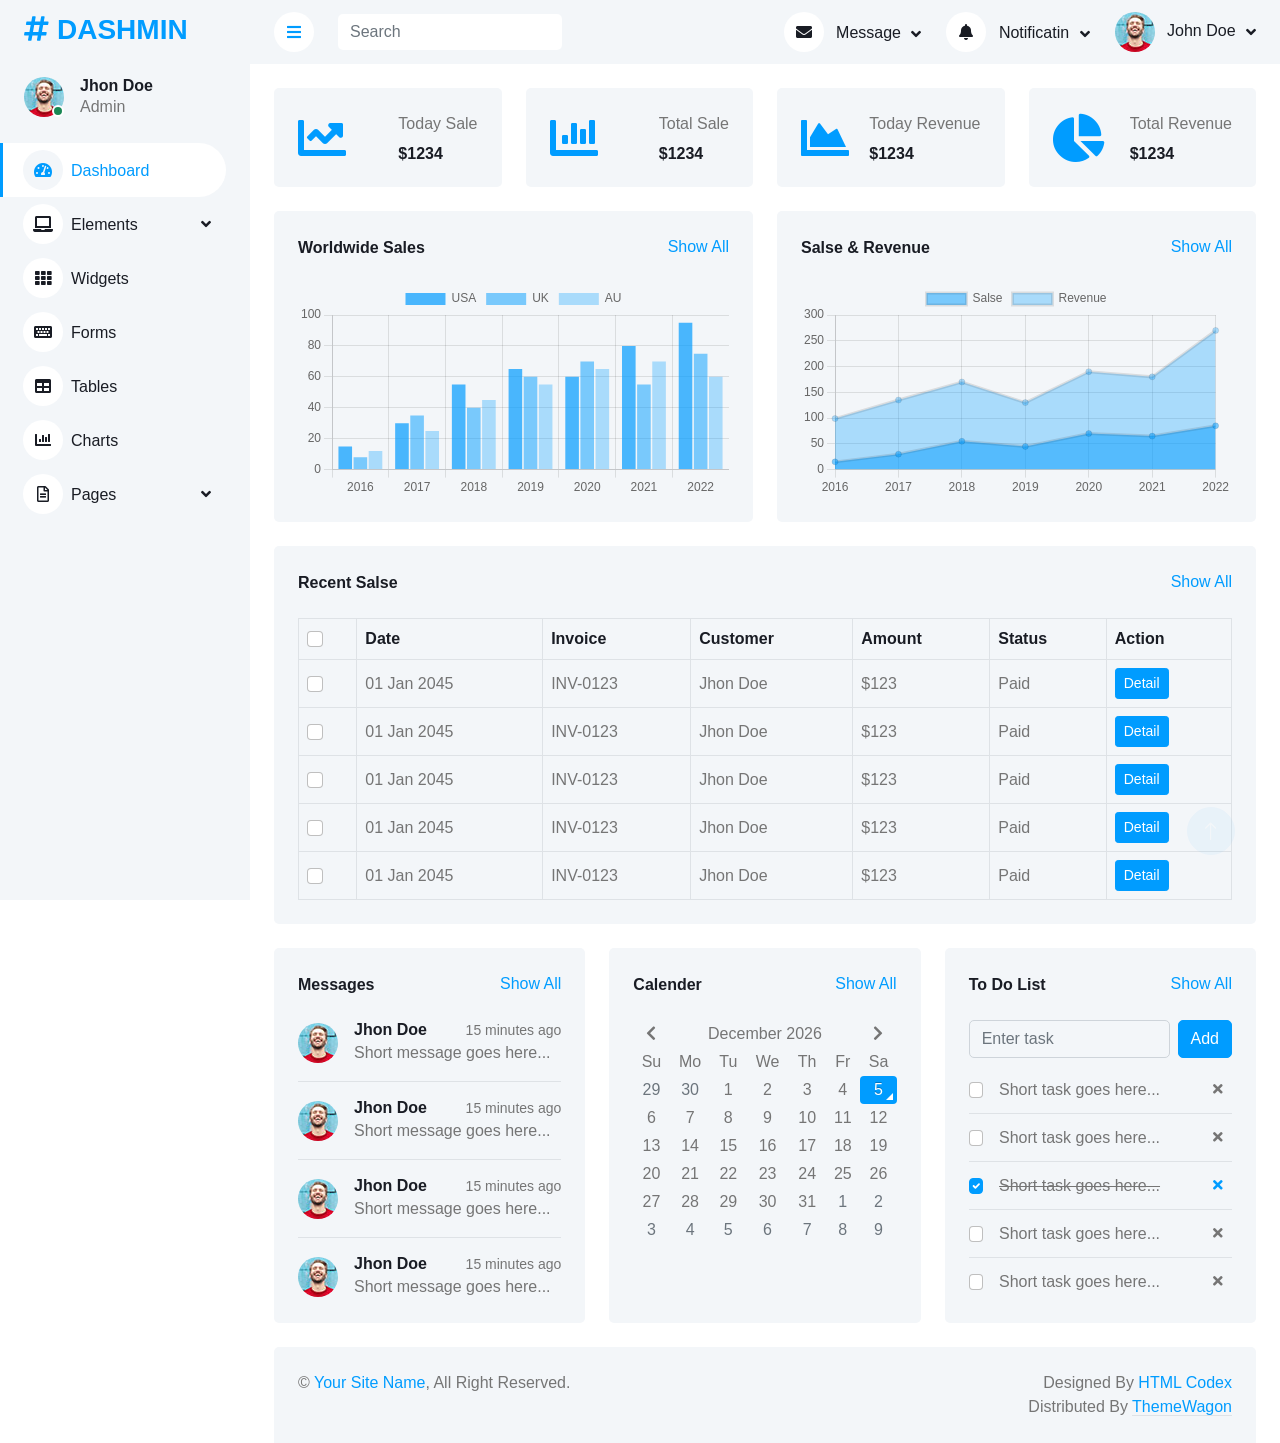
<file: view-back/index.html>
<!DOCTYPE html>
<html lang="en">

<head>
    <meta charset="utf-8">
    <title>DASHMIN - Bootstrap Admin Template</title>
    <meta content="width=device-width, initial-scale=1.0" name="viewport">
    <meta content="" name="keywords">
    <meta content="" name="description">

    <!-- Favicon -->
    <link href="img/favicon.ico" rel="icon">

    <!-- Google Web Fonts -->
    <link rel="preconnect" href="https://fonts.googleapis.com">
    <link rel="preconnect" href="https://fonts.gstatic.com" crossorigin>
    <link href="https://fonts.googleapis.com/css2?family=Heebo:wght@400;500;600;700&display=swap" rel="stylesheet">
    
    <!-- Icon Font Stylesheet -->
    <link href="https://cdnjs.cloudflare.com/ajax/libs/font-awesome/5.10.0/css/all.min.css" rel="stylesheet">
    <link href="https://cdn.jsdelivr.net/npm/bootstrap-icons@1.4.1/font/bootstrap-icons.css" rel="stylesheet">

    <!-- Libraries Stylesheet -->
    <link href="lib/owlcarousel/assets/owl.carousel.min.css" rel="stylesheet">
    <link href="lib/tempusdominus/css/tempusdominus-bootstrap-4.min.css" rel="stylesheet" />

    <!-- Customized Bootstrap Stylesheet -->
    <link href="css/bootstrap.min.css" rel="stylesheet">

    <!-- Template Stylesheet -->
    <link href="css/style.css" rel="stylesheet">
</head>

<body>
    <div class="container-xxl position-relative bg-white d-flex p-0">
        <!-- Spinner Start -->
        <div id="spinner" class="show bg-white position-fixed translate-middle w-100 vh-100 top-50 start-50 d-flex align-items-center justify-content-center">
            <div class="spinner-border text-primary" style="width: 3rem; height: 3rem;" role="status">
                <span class="sr-only">Loading...</span>
            </div>
        </div>
        <!-- Spinner End -->


        <!-- Sidebar Start -->
        <div class="sidebar pe-4 pb-3">
            <nav class="navbar bg-light navbar-light">
                <a href="index.html" class="navbar-brand mx-4 mb-3">
                    <h3 class="text-primary"><i class="fa fa-hashtag me-2"></i>DASHMIN</h3>
                </a>
                <div class="d-flex align-items-center ms-4 mb-4">
                    <div class="position-relative">
                        <img class="rounded-circle" src="img/user.jpg" alt="" style="width: 40px; height: 40px;">
                        <div class="bg-success rounded-circle border border-2 border-white position-absolute end-0 bottom-0 p-1"></div>
                    </div>
                    <div class="ms-3">
                        <h6 class="mb-0">Jhon Doe</h6>
                        <span>Admin</span>
                    </div>
                </div>
                <div class="navbar-nav w-100">
                    <a href="index.html" class="nav-item nav-link active"><i class="fa fa-tachometer-alt me-2"></i>Dashboard</a>
                    <div class="nav-item dropdown">
                        <a href="#" class="nav-link dropdown-toggle" data-bs-toggle="dropdown"><i class="fa fa-laptop me-2"></i>Elements</a>
                        <div class="dropdown-menu bg-transparent border-0">
                            <a href="button.html" class="dropdown-item">Buttons</a>
                            <a href="typography.html" class="dropdown-item">Typography</a>
                            <a href="element.html" class="dropdown-item">Other Elements</a>
                        </div>
                    </div>
                    <a href="widget.html" class="nav-item nav-link"><i class="fa fa-th me-2"></i>Widgets</a>
                    <a href="form.html" class="nav-item nav-link"><i class="fa fa-keyboard me-2"></i>Forms</a>
                    <a href="table.html" class="nav-item nav-link"><i class="fa fa-table me-2"></i>Tables</a>
                    <a href="chart.html" class="nav-item nav-link"><i class="fa fa-chart-bar me-2"></i>Charts</a>
                    <div class="nav-item dropdown">
                        <a href="#" class="nav-link dropdown-toggle" data-bs-toggle="dropdown"><i class="far fa-file-alt me-2"></i>Pages</a>
                        <div class="dropdown-menu bg-transparent border-0">
                            <a href="signin.html" class="dropdown-item">Sign In</a>
                            <a href="signup.html" class="dropdown-item">Sign Up</a>
                            <a href="404.html" class="dropdown-item">404 Error</a>
                            <a href="blank.html" class="dropdown-item">Blank Page</a>
                        </div>
                    </div>
                </div>
            </nav>
        </div>
        <!-- Sidebar End -->


        <!-- Content Start -->
        <div class="content">
            <!-- Navbar Start -->
            <nav class="navbar navbar-expand bg-light navbar-light sticky-top px-4 py-0">
                <a href="index.html" class="navbar-brand d-flex d-lg-none me-4">
                    <h2 class="text-primary mb-0"><i class="fa fa-hashtag"></i></h2>
                </a>
                <a href="#" class="sidebar-toggler flex-shrink-0">
                    <i class="fa fa-bars"></i>
                </a>
                <form class="d-none d-md-flex ms-4">
                    <input class="form-control border-0" type="search" placeholder="Search">
                </form>
                <div class="navbar-nav align-items-center ms-auto">
                    <div class="nav-item dropdown">
                        <a href="#" class="nav-link dropdown-toggle" data-bs-toggle="dropdown">
                            <i class="fa fa-envelope me-lg-2"></i>
                            <span class="d-none d-lg-inline-flex">Message</span>
                        </a>
                        <div class="dropdown-menu dropdown-menu-end bg-light border-0 rounded-0 rounded-bottom m-0">
                            <a href="#" class="dropdown-item">
                                <div class="d-flex align-items-center">
                                    <img class="rounded-circle" src="img/user.jpg" alt="" style="width: 40px; height: 40px;">
                                    <div class="ms-2">
                                        <h6 class="fw-normal mb-0">Jhon send you a message</h6>
                                        <small>15 minutes ago</small>
                                    </div>
                                </div>
                            </a>
                            <hr class="dropdown-divider">
                            <a href="#" class="dropdown-item">
                                <div class="d-flex align-items-center">
                                    <img class="rounded-circle" src="img/user.jpg" alt="" style="width: 40px; height: 40px;">
                                    <div class="ms-2">
                                        <h6 class="fw-normal mb-0">Jhon send you a message</h6>
                                        <small>15 minutes ago</small>
                                    </div>
                                </div>
                            </a>
                            <hr class="dropdown-divider">
                            <a href="#" class="dropdown-item">
                                <div class="d-flex align-items-center">
                                    <img class="rounded-circle" src="img/user.jpg" alt="" style="width: 40px; height: 40px;">
                                    <div class="ms-2">
                                        <h6 class="fw-normal mb-0">Jhon send you a message</h6>
                                        <small>15 minutes ago</small>
                                    </div>
                                </div>
                            </a>
                            <hr class="dropdown-divider">
                            <a href="#" class="dropdown-item text-center">See all message</a>
                        </div>
                    </div>
                    <div class="nav-item dropdown">
                        <a href="#" class="nav-link dropdown-toggle" data-bs-toggle="dropdown">
                            <i class="fa fa-bell me-lg-2"></i>
                            <span class="d-none d-lg-inline-flex">Notificatin</span>
                        </a>
                        <div class="dropdown-menu dropdown-menu-end bg-light border-0 rounded-0 rounded-bottom m-0">
                            <a href="#" class="dropdown-item">
                                <h6 class="fw-normal mb-0">Profile updated</h6>
                                <small>15 minutes ago</small>
                            </a>
                            <hr class="dropdown-divider">
                            <a href="#" class="dropdown-item">
                                <h6 class="fw-normal mb-0">New user added</h6>
                                <small>15 minutes ago</small>
                            </a>
                            <hr class="dropdown-divider">
                            <a href="#" class="dropdown-item">
                                <h6 class="fw-normal mb-0">Password changed</h6>
                                <small>15 minutes ago</small>
                            </a>
                            <hr class="dropdown-divider">
                            <a href="#" class="dropdown-item text-center">See all notifications</a>
                        </div>
                    </div>
                    <div class="nav-item dropdown">
                        <a href="#" class="nav-link dropdown-toggle" data-bs-toggle="dropdown">
                            <img class="rounded-circle me-lg-2" src="img/user.jpg" alt="" style="width: 40px; height: 40px;">
                            <span class="d-none d-lg-inline-flex">John Doe</span>
                        </a>
                        <div class="dropdown-menu dropdown-menu-end bg-light border-0 rounded-0 rounded-bottom m-0">
                            <a href="#" class="dropdown-item">My Profile</a>
                            <a href="#" class="dropdown-item">Settings</a>
                            <a href="#" class="dropdown-item">Log Out</a>
                        </div>
                    </div>
                </div>
            </nav>
            <!-- Navbar End -->


            <!-- Sale & Revenue Start -->
            <div class="container-fluid pt-4 px-4">
                <div class="row g-4">
                    <div class="col-sm-6 col-xl-3">
                        <div class="bg-light rounded d-flex align-items-center justify-content-between p-4">
                            <i class="fa fa-chart-line fa-3x text-primary"></i>
                            <div class="ms-3">
                                <p class="mb-2">Today Sale</p>
                                <h6 class="mb-0">$1234</h6>
                            </div>
                        </div>
                    </div>
                    <div class="col-sm-6 col-xl-3">
                        <div class="bg-light rounded d-flex align-items-center justify-content-between p-4">
                            <i class="fa fa-chart-bar fa-3x text-primary"></i>
                            <div class="ms-3">
                                <p class="mb-2">Total Sale</p>
                                <h6 class="mb-0">$1234</h6>
                            </div>
                        </div>
                    </div>
                    <div class="col-sm-6 col-xl-3">
                        <div class="bg-light rounded d-flex align-items-center justify-content-between p-4">
                            <i class="fa fa-chart-area fa-3x text-primary"></i>
                            <div class="ms-3">
                                <p class="mb-2">Today Revenue</p>
                                <h6 class="mb-0">$1234</h6>
                            </div>
                        </div>
                    </div>
                    <div class="col-sm-6 col-xl-3">
                        <div class="bg-light rounded d-flex align-items-center justify-content-between p-4">
                            <i class="fa fa-chart-pie fa-3x text-primary"></i>
                            <div class="ms-3">
                                <p class="mb-2">Total Revenue</p>
                                <h6 class="mb-0">$1234</h6>
                            </div>
                        </div>
                    </div>
                </div>
            </div>
            <!-- Sale & Revenue End -->


            <!-- Sales Chart Start -->
            <div class="container-fluid pt-4 px-4">
                <div class="row g-4">
                    <div class="col-sm-12 col-xl-6">
                        <div class="bg-light text-center rounded p-4">
                            <div class="d-flex align-items-center justify-content-between mb-4">
                                <h6 class="mb-0">Worldwide Sales</h6>
                                <a href="">Show All</a>
                            </div>
                            <canvas id="worldwide-sales"></canvas>
                        </div>
                    </div>
                    <div class="col-sm-12 col-xl-6">
                        <div class="bg-light text-center rounded p-4">
                            <div class="d-flex align-items-center justify-content-between mb-4">
                                <h6 class="mb-0">Salse & Revenue</h6>
                                <a href="">Show All</a>
                            </div>
                            <canvas id="salse-revenue"></canvas>
                        </div>
                    </div>
                </div>
            </div>
            <!-- Sales Chart End -->


            <!-- Recent Sales Start -->
            <div class="container-fluid pt-4 px-4">
                <div class="bg-light text-center rounded p-4">
                    <div class="d-flex align-items-center justify-content-between mb-4">
                        <h6 class="mb-0">Recent Salse</h6>
                        <a href="">Show All</a>
                    </div>
                    <div class="table-responsive">
                        <table class="table text-start align-middle table-bordered table-hover mb-0">
                            <thead>
                                <tr class="text-dark">
                                    <th scope="col"><input class="form-check-input" type="checkbox"></th>
                                    <th scope="col">Date</th>
                                    <th scope="col">Invoice</th>
                                    <th scope="col">Customer</th>
                                    <th scope="col">Amount</th>
                                    <th scope="col">Status</th>
                                    <th scope="col">Action</th>
                                </tr>
                            </thead>
                            <tbody>
                                <tr>
                                    <td><input class="form-check-input" type="checkbox"></td>
                                    <td>01 Jan 2045</td>
                                    <td>INV-0123</td>
                                    <td>Jhon Doe</td>
                                    <td>$123</td>
                                    <td>Paid</td>
                                    <td><a class="btn btn-sm btn-primary" href="">Detail</a></td>
                                </tr>
                                <tr>
                                    <td><input class="form-check-input" type="checkbox"></td>
                                    <td>01 Jan 2045</td>
                                    <td>INV-0123</td>
                                    <td>Jhon Doe</td>
                                    <td>$123</td>
                                    <td>Paid</td>
                                    <td><a class="btn btn-sm btn-primary" href="">Detail</a></td>
                                </tr>
                                <tr>
                                    <td><input class="form-check-input" type="checkbox"></td>
                                    <td>01 Jan 2045</td>
                                    <td>INV-0123</td>
                                    <td>Jhon Doe</td>
                                    <td>$123</td>
                                    <td>Paid</td>
                                    <td><a class="btn btn-sm btn-primary" href="">Detail</a></td>
                                </tr>
                                <tr>
                                    <td><input class="form-check-input" type="checkbox"></td>
                                    <td>01 Jan 2045</td>
                                    <td>INV-0123</td>
                                    <td>Jhon Doe</td>
                                    <td>$123</td>
                                    <td>Paid</td>
                                    <td><a class="btn btn-sm btn-primary" href="">Detail</a></td>
                                </tr>
                                <tr>
                                    <td><input class="form-check-input" type="checkbox"></td>
                                    <td>01 Jan 2045</td>
                                    <td>INV-0123</td>
                                    <td>Jhon Doe</td>
                                    <td>$123</td>
                                    <td>Paid</td>
                                    <td><a class="btn btn-sm btn-primary" href="">Detail</a></td>
                                </tr>
                            </tbody>
                        </table>
                    </div>
                </div>
            </div>
            <!-- Recent Sales End -->


            <!-- Widgets Start -->
            <div class="container-fluid pt-4 px-4">
                <div class="row g-4">
                    <div class="col-sm-12 col-md-6 col-xl-4">
                        <div class="h-100 bg-light rounded p-4">
                            <div class="d-flex align-items-center justify-content-between mb-2">
                                <h6 class="mb-0">Messages</h6>
                                <a href="">Show All</a>
                            </div>
                            <div class="d-flex align-items-center border-bottom py-3">
                                <img class="rounded-circle flex-shrink-0" src="img/user.jpg" alt="" style="width: 40px; height: 40px;">
                                <div class="w-100 ms-3">
                                    <div class="d-flex w-100 justify-content-between">
                                        <h6 class="mb-0">Jhon Doe</h6>
                                        <small>15 minutes ago</small>
                                    </div>
                                    <span>Short message goes here...</span>
                                </div>
                            </div>
                            <div class="d-flex align-items-center border-bottom py-3">
                                <img class="rounded-circle flex-shrink-0" src="img/user.jpg" alt="" style="width: 40px; height: 40px;">
                                <div class="w-100 ms-3">
                                    <div class="d-flex w-100 justify-content-between">
                                        <h6 class="mb-0">Jhon Doe</h6>
                                        <small>15 minutes ago</small>
                                    </div>
                                    <span>Short message goes here...</span>
                                </div>
                            </div>
                            <div class="d-flex align-items-center border-bottom py-3">
                                <img class="rounded-circle flex-shrink-0" src="img/user.jpg" alt="" style="width: 40px; height: 40px;">
                                <div class="w-100 ms-3">
                                    <div class="d-flex w-100 justify-content-between">
                                        <h6 class="mb-0">Jhon Doe</h6>
                                        <small>15 minutes ago</small>
                                    </div>
                                    <span>Short message goes here...</span>
                                </div>
                            </div>
                            <div class="d-flex align-items-center pt-3">
                                <img class="rounded-circle flex-shrink-0" src="img/user.jpg" alt="" style="width: 40px; height: 40px;">
                                <div class="w-100 ms-3">
                                    <div class="d-flex w-100 justify-content-between">
                                        <h6 class="mb-0">Jhon Doe</h6>
                                        <small>15 minutes ago</small>
                                    </div>
                                    <span>Short message goes here...</span>
                                </div>
                            </div>
                        </div>
                    </div>
                    <div class="col-sm-12 col-md-6 col-xl-4">
                        <div class="h-100 bg-light rounded p-4">
                            <div class="d-flex align-items-center justify-content-between mb-4">
                                <h6 class="mb-0">Calender</h6>
                                <a href="">Show All</a>
                            </div>
                            <div id="calender"></div>
                        </div>
                    </div>
                    <div class="col-sm-12 col-md-6 col-xl-4">
                        <div class="h-100 bg-light rounded p-4">
                            <div class="d-flex align-items-center justify-content-between mb-4">
                                <h6 class="mb-0">To Do List</h6>
                                <a href="">Show All</a>
                            </div>
                            <div class="d-flex mb-2">
                                <input class="form-control bg-transparent" type="text" placeholder="Enter task">
                                <button type="button" class="btn btn-primary ms-2">Add</button>
                            </div>
                            <div class="d-flex align-items-center border-bottom py-2">
                                <input class="form-check-input m-0" type="checkbox">
                                <div class="w-100 ms-3">
                                    <div class="d-flex w-100 align-items-center justify-content-between">
                                        <span>Short task goes here...</span>
                                        <button class="btn btn-sm"><i class="fa fa-times"></i></button>
                                    </div>
                                </div>
                            </div>
                            <div class="d-flex align-items-center border-bottom py-2">
                                <input class="form-check-input m-0" type="checkbox">
                                <div class="w-100 ms-3">
                                    <div class="d-flex w-100 align-items-center justify-content-between">
                                        <span>Short task goes here...</span>
                                        <button class="btn btn-sm"><i class="fa fa-times"></i></button>
                                    </div>
                                </div>
                            </div>
                            <div class="d-flex align-items-center border-bottom py-2">
                                <input class="form-check-input m-0" type="checkbox" checked>
                                <div class="w-100 ms-3">
                                    <div class="d-flex w-100 align-items-center justify-content-between">
                                        <span><del>Short task goes here...</del></span>
                                        <button class="btn btn-sm text-primary"><i class="fa fa-times"></i></button>
                                    </div>
                                </div>
                            </div>
                            <div class="d-flex align-items-center border-bottom py-2">
                                <input class="form-check-input m-0" type="checkbox">
                                <div class="w-100 ms-3">
                                    <div class="d-flex w-100 align-items-center justify-content-between">
                                        <span>Short task goes here...</span>
                                        <button class="btn btn-sm"><i class="fa fa-times"></i></button>
                                    </div>
                                </div>
                            </div>
                            <div class="d-flex align-items-center pt-2">
                                <input class="form-check-input m-0" type="checkbox">
                                <div class="w-100 ms-3">
                                    <div class="d-flex w-100 align-items-center justify-content-between">
                                        <span>Short task goes here...</span>
                                        <button class="btn btn-sm"><i class="fa fa-times"></i></button>
                                    </div>
                                </div>
                            </div>
                        </div>
                    </div>
                </div>
            </div>
            <!-- Widgets End -->


            <!-- Footer Start -->
            <div class="container-fluid pt-4 px-4">
                <div class="bg-light rounded-top p-4">
                    <div class="row">
                        <div class="col-12 col-sm-6 text-center text-sm-start">
                            &copy; <a href="#">Your Site Name</a>, All Right Reserved. 
                        </div>
                        <div class="col-12 col-sm-6 text-center text-sm-end">
                            <!--/*** This template is free as long as you keep the footer author’s credit link/attribution link/backlink. If you'd like to use the template without the footer author’s credit link/attribution link/backlink, you can purchase the Credit Removal License from "https://htmlcodex.com/credit-removal". Thank you for your support. ***/-->
                            Designed By <a href="https://htmlcodex.com">HTML Codex</a>
                        </br>
                        Distributed By <a class="border-bottom" href="https://themewagon.com" target="_blank">ThemeWagon</a>
                        </div>
                    </div>
                </div>
            </div>
            <!-- Footer End -->
        </div>
        <!-- Content End -->


        <!-- Back to Top -->
        <a href="#" class="btn btn-lg btn-primary btn-lg-square back-to-top"><i class="bi bi-arrow-up"></i></a>
    </div>

    <!-- JavaScript Libraries -->
    <script src="https://code.jquery.com/jquery-3.4.1.min.js"></script>
    <script src="https://cdn.jsdelivr.net/npm/bootstrap@5.0.0/dist/js/bootstrap.bundle.min.js"></script>
    <script src="lib/chart/chart.min.js"></script>
    <script src="lib/easing/easing.min.js"></script>
    <script src="lib/waypoints/waypoints.min.js"></script>
    <script src="lib/owlcarousel/owl.carousel.min.js"></script>
    <script src="lib/tempusdominus/js/moment.min.js"></script>
    <script src="lib/tempusdominus/js/moment-timezone.min.js"></script>
    <script src="lib/tempusdominus/js/tempusdominus-bootstrap-4.min.js"></script>

    <!-- Template Javascript -->
    <script src="js/main.js"></script>
</body>

</html>
</file>
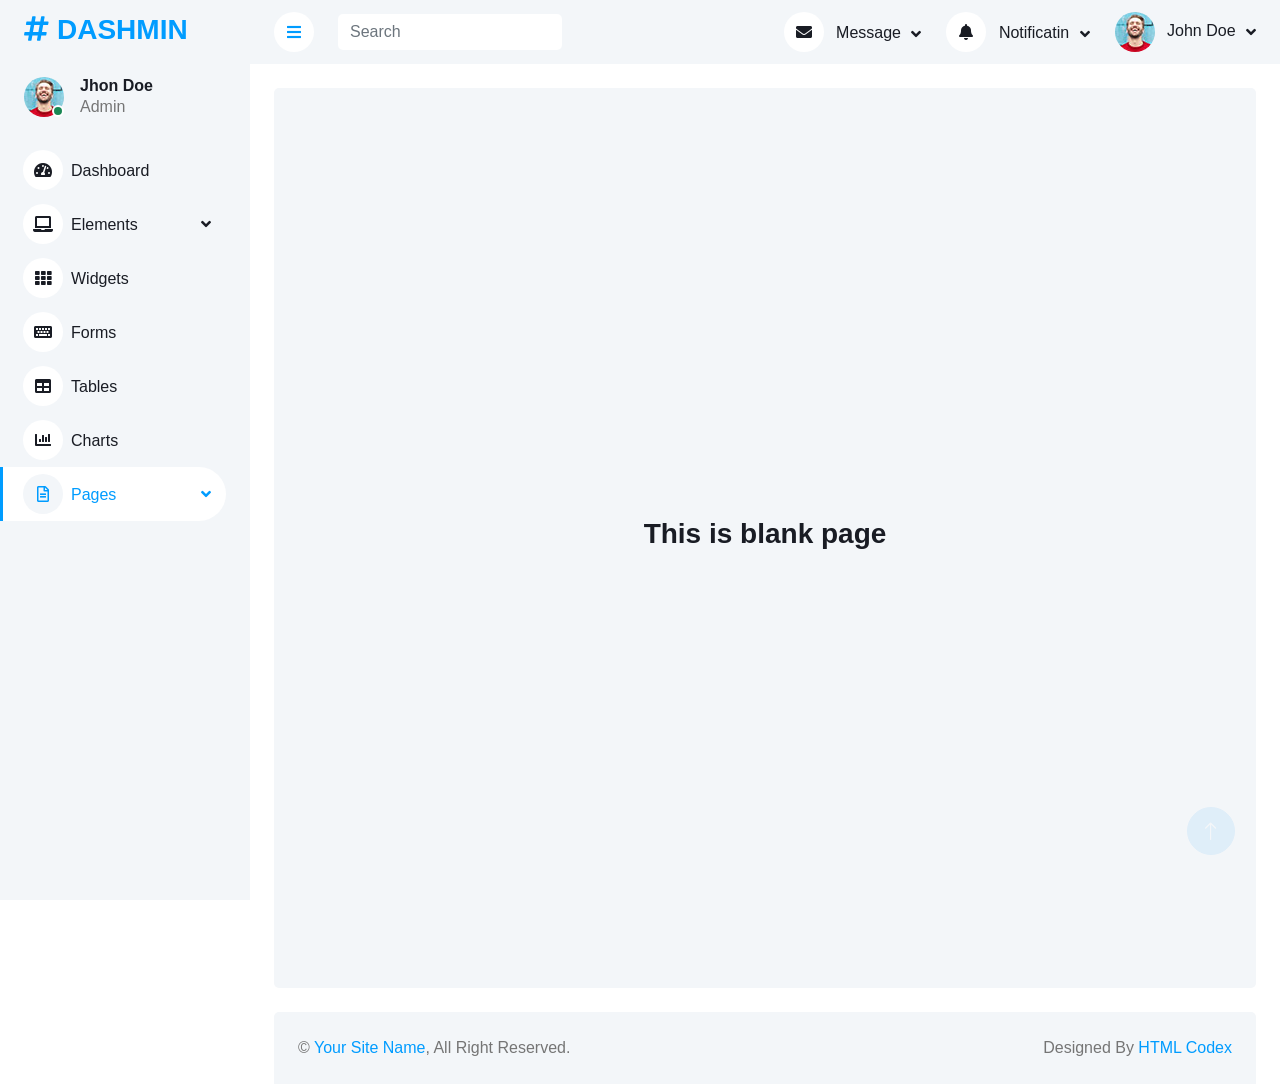
<file: view-back/blank.html>
<!DOCTYPE html>
<html lang="en">

<head>
    <meta charset="utf-8">
    <title>DASHMIN - Bootstrap Admin Template</title>
    <meta content="width=device-width, initial-scale=1.0" name="viewport">
    <meta content="" name="keywords">
    <meta content="" name="description">

    <!-- Favicon -->
    <link href="img/favicon.ico" rel="icon">

    <!-- Google Web Fonts -->
    <link rel="preconnect" href="https://fonts.googleapis.com">
    <link rel="preconnect" href="https://fonts.gstatic.com" crossorigin>
    <link href="https://fonts.googleapis.com/css2?family=Heebo:wght@400;500;600;700&display=swap" rel="stylesheet">
    
    <!-- Icon Font Stylesheet -->
    <link href="https://cdnjs.cloudflare.com/ajax/libs/font-awesome/5.10.0/css/all.min.css" rel="stylesheet">
    <link href="https://cdn.jsdelivr.net/npm/bootstrap-icons@1.4.1/font/bootstrap-icons.css" rel="stylesheet">

    <!-- Libraries Stylesheet -->
    <link href="lib/owlcarousel/assets/owl.carousel.min.css" rel="stylesheet">
    <link href="lib/tempusdominus/css/tempusdominus-bootstrap-4.min.css" rel="stylesheet" />

    <!-- Customized Bootstrap Stylesheet -->
    <link href="css/bootstrap.min.css" rel="stylesheet">

    <!-- Template Stylesheet -->
    <link href="css/style.css" rel="stylesheet">
</head>

<body>
    <div class="container-xxl position-relative bg-white d-flex p-0">
        <!-- Spinner Start -->
        <div id="spinner" class="show bg-white position-fixed translate-middle w-100 vh-100 top-50 start-50 d-flex align-items-center justify-content-center">
            <div class="spinner-border text-primary" style="width: 3rem; height: 3rem;" role="status">
                <span class="sr-only">Loading...</span>
            </div>
        </div>
        <!-- Spinner End -->


        <!-- Sidebar Start -->
        <div class="sidebar pe-4 pb-3">
            <nav class="navbar bg-light navbar-light">
                <a href="index.html" class="navbar-brand mx-4 mb-3">
                    <h3 class="text-primary"><i class="fa fa-hashtag me-2"></i>DASHMIN</h3>
                </a>
                <div class="d-flex align-items-center ms-4 mb-4">
                    <div class="position-relative">
                        <img class="rounded-circle" src="img/user.jpg" alt="" style="width: 40px; height: 40px;">
                        <div class="bg-success rounded-circle border border-2 border-white position-absolute end-0 bottom-0 p-1"></div>
                    </div>
                    <div class="ms-3">
                        <h6 class="mb-0">Jhon Doe</h6>
                        <span>Admin</span>
                    </div>
                </div>
                <div class="navbar-nav w-100">
                    <a href="index.html" class="nav-item nav-link"><i class="fa fa-tachometer-alt me-2"></i>Dashboard</a>
                    <div class="nav-item dropdown">
                        <a href="#" class="nav-link dropdown-toggle" data-bs-toggle="dropdown"><i class="fa fa-laptop me-2"></i>Elements</a>
                        <div class="dropdown-menu bg-transparent border-0">
                            <a href="button.html" class="dropdown-item">Buttons</a>
                            <a href="typography.html" class="dropdown-item">Typography</a>
                            <a href="element.html" class="dropdown-item">Other Elements</a>
                        </div>
                    </div>
                    <a href="widget.html" class="nav-item nav-link"><i class="fa fa-th me-2"></i>Widgets</a>
                    <a href="form.html" class="nav-item nav-link"><i class="fa fa-keyboard me-2"></i>Forms</a>
                    <a href="table.html" class="nav-item nav-link"><i class="fa fa-table me-2"></i>Tables</a>
                    <a href="chart.html" class="nav-item nav-link"><i class="fa fa-chart-bar me-2"></i>Charts</a>
                    <div class="nav-item dropdown">
                        <a href="#" class="nav-link dropdown-toggle active" data-bs-toggle="dropdown"><i class="far fa-file-alt me-2"></i>Pages</a>
                        <div class="dropdown-menu bg-transparent border-0">
                            <a href="signin.html" class="dropdown-item">Sign In</a>
                            <a href="signup.html" class="dropdown-item">Sign Up</a>
                            <a href="404.html" class="dropdown-item">404 Error</a>
                            <a href="blank.html" class="dropdown-item active">Blank Page</a>
                        </div>
                    </div>
                </div>
            </nav>
        </div>
        <!-- Sidebar End -->


        <!-- Content Start -->
        <div class="content">
            <!-- Navbar Start -->
            <nav class="navbar navbar-expand bg-light navbar-light sticky-top px-4 py-0">
                <a href="index.html" class="navbar-brand d-flex d-lg-none me-4">
                    <h2 class="text-primary mb-0"><i class="fa fa-hashtag"></i></h2>
                </a>
                <a href="#" class="sidebar-toggler flex-shrink-0">
                    <i class="fa fa-bars"></i>
                </a>
                <form class="d-none d-md-flex ms-4">
                    <input class="form-control border-0" type="search" placeholder="Search">
                </form>
                <div class="navbar-nav align-items-center ms-auto">
                    <div class="nav-item dropdown">
                        <a href="#" class="nav-link dropdown-toggle" data-bs-toggle="dropdown">
                            <i class="fa fa-envelope me-lg-2"></i>
                            <span class="d-none d-lg-inline-flex">Message</span>
                        </a>
                        <div class="dropdown-menu dropdown-menu-end bg-light border-0 rounded-0 rounded-bottom m-0">
                            <a href="#" class="dropdown-item">
                                <div class="d-flex align-items-center">
                                    <img class="rounded-circle" src="img/user.jpg" alt="" style="width: 40px; height: 40px;">
                                    <div class="ms-2">
                                        <h6 class="fw-normal mb-0">Jhon send you a message</h6>
                                        <small>15 minutes ago</small>
                                    </div>
                                </div>
                            </a>
                            <hr class="dropdown-divider">
                            <a href="#" class="dropdown-item">
                                <div class="d-flex align-items-center">
                                    <img class="rounded-circle" src="img/user.jpg" alt="" style="width: 40px; height: 40px;">
                                    <div class="ms-2">
                                        <h6 class="fw-normal mb-0">Jhon send you a message</h6>
                                        <small>15 minutes ago</small>
                                    </div>
                                </div>
                            </a>
                            <hr class="dropdown-divider">
                            <a href="#" class="dropdown-item">
                                <div class="d-flex align-items-center">
                                    <img class="rounded-circle" src="img/user.jpg" alt="" style="width: 40px; height: 40px;">
                                    <div class="ms-2">
                                        <h6 class="fw-normal mb-0">Jhon send you a message</h6>
                                        <small>15 minutes ago</small>
                                    </div>
                                </div>
                            </a>
                            <hr class="dropdown-divider">
                            <a href="#" class="dropdown-item text-center">See all message</a>
                        </div>
                    </div>
                    <div class="nav-item dropdown">
                        <a href="#" class="nav-link dropdown-toggle" data-bs-toggle="dropdown">
                            <i class="fa fa-bell me-lg-2"></i>
                            <span class="d-none d-lg-inline-flex">Notificatin</span>
                        </a>
                        <div class="dropdown-menu dropdown-menu-end bg-light border-0 rounded-0 rounded-bottom m-0">
                            <a href="#" class="dropdown-item">
                                <h6 class="fw-normal mb-0">Profile updated</h6>
                                <small>15 minutes ago</small>
                            </a>
                            <hr class="dropdown-divider">
                            <a href="#" class="dropdown-item">
                                <h6 class="fw-normal mb-0">New user added</h6>
                                <small>15 minutes ago</small>
                            </a>
                            <hr class="dropdown-divider">
                            <a href="#" class="dropdown-item">
                                <h6 class="fw-normal mb-0">Password changed</h6>
                                <small>15 minutes ago</small>
                            </a>
                            <hr class="dropdown-divider">
                            <a href="#" class="dropdown-item text-center">See all notifications</a>
                        </div>
                    </div>
                    <div class="nav-item dropdown">
                        <a href="#" class="nav-link dropdown-toggle" data-bs-toggle="dropdown">
                            <img class="rounded-circle me-lg-2" src="img/user.jpg" alt="" style="width: 40px; height: 40px;">
                            <span class="d-none d-lg-inline-flex">John Doe</span>
                        </a>
                        <div class="dropdown-menu dropdown-menu-end bg-light border-0 rounded-0 rounded-bottom m-0">
                            <a href="#" class="dropdown-item">My Profile</a>
                            <a href="#" class="dropdown-item">Settings</a>
                            <a href="#" class="dropdown-item">Log Out</a>
                        </div>
                    </div>
                </div>
            </nav>
            <!-- Navbar End -->


            <!-- Blank Start -->
            <div class="container-fluid pt-4 px-4">
                <div class="row vh-100 bg-light rounded align-items-center justify-content-center mx-0">
                    <div class="col-md-6 text-center">
                        <h3>This is blank page</h3>
                    </div>
                </div>
            </div>
            <!-- Blank End -->


            <!-- Footer Start -->
            <div class="container-fluid pt-4 px-4">
                <div class="bg-light rounded-top p-4">
                    <div class="row">
                        <div class="col-12 col-sm-6 text-center text-sm-start">
                            &copy; <a href="#">Your Site Name</a>, All Right Reserved. 
                        </div>
                        <div class="col-12 col-sm-6 text-center text-sm-end">
                            <!--/*** This template is free as long as you keep the footer author’s credit link/attribution link/backlink. If you'd like to use the template without the footer author’s credit link/attribution link/backlink, you can purchase the Credit Removal License from "https://htmlcodex.com/credit-removal". Thank you for your support. ***/-->
                            Designed By <a href="https://htmlcodex.com">HTML Codex</a>
                        </div>
                    </div>
                </div>
            </div>
            <!-- Footer End -->
        </div>
        <!-- Content End -->


        <!-- Back to Top -->
        <a href="#" class="btn btn-lg btn-primary btn-lg-square back-to-top"><i class="bi bi-arrow-up"></i></a>
    </div>

    <!-- JavaScript Libraries -->
    <script src="https://code.jquery.com/jquery-3.4.1.min.js"></script>
    <script src="https://cdn.jsdelivr.net/npm/bootstrap@5.0.0/dist/js/bootstrap.bundle.min.js"></script>
    <script src="lib/chart/chart.min.js"></script>
    <script src="lib/easing/easing.min.js"></script>
    <script src="lib/waypoints/waypoints.min.js"></script>
    <script src="lib/owlcarousel/owl.carousel.min.js"></script>
    <script src="lib/tempusdominus/js/moment.min.js"></script>
    <script src="lib/tempusdominus/js/moment-timezone.min.js"></script>
    <script src="lib/tempusdominus/js/tempusdominus-bootstrap-4.min.js"></script>

    <!-- Template Javascript -->
    <script src="js/main.js"></script>
</body>

</html>
</file>
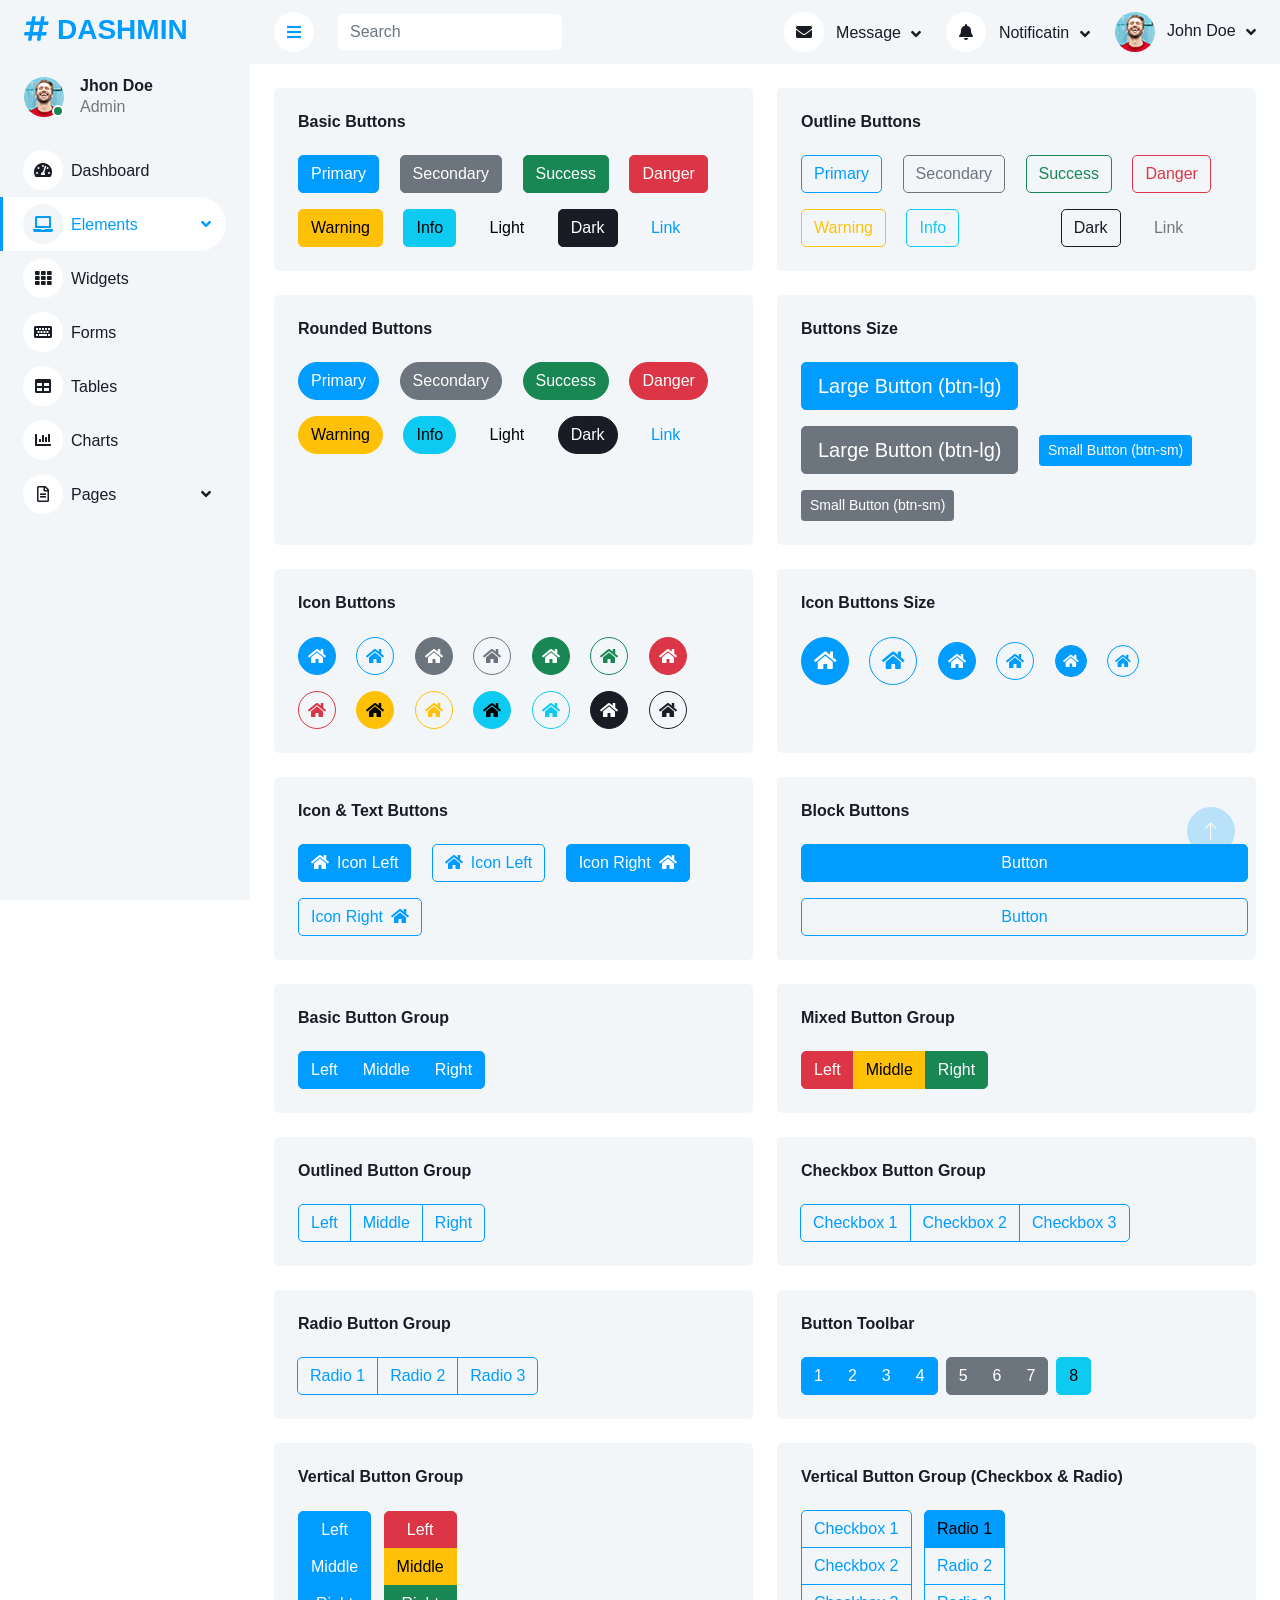
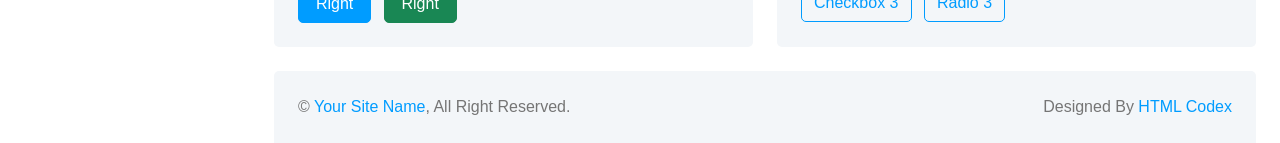
<file: view-back/button.html>
<!DOCTYPE html>
<html lang="en">

<head>
    <meta charset="utf-8">
    <title>DASHMIN - Bootstrap Admin Template</title>
    <meta content="width=device-width, initial-scale=1.0" name="viewport">
    <meta content="" name="keywords">
    <meta content="" name="description">

    <!-- Favicon -->
    <link href="img/favicon.ico" rel="icon">

    <!-- Google Web Fonts -->
    <link rel="preconnect" href="https://fonts.googleapis.com">
    <link rel="preconnect" href="https://fonts.gstatic.com" crossorigin>
    <link href="https://fonts.googleapis.com/css2?family=Heebo:wght@400;500;600;700&display=swap" rel="stylesheet">
    
    <!-- Icon Font Stylesheet -->
    <link href="https://cdnjs.cloudflare.com/ajax/libs/font-awesome/5.10.0/css/all.min.css" rel="stylesheet">
    <link href="https://cdn.jsdelivr.net/npm/bootstrap-icons@1.4.1/font/bootstrap-icons.css" rel="stylesheet">

    <!-- Libraries Stylesheet -->
    <link href="lib/owlcarousel/assets/owl.carousel.min.css" rel="stylesheet">
    <link href="lib/tempusdominus/css/tempusdominus-bootstrap-4.min.css" rel="stylesheet" />

    <!-- Customized Bootstrap Stylesheet -->
    <link href="css/bootstrap.min.css" rel="stylesheet">

    <!-- Template Stylesheet -->
    <link href="css/style.css" rel="stylesheet">
</head>

<body>
    <div class="container-xxl position-relative bg-white d-flex p-0">
        <!-- Spinner Start -->
        <div id="spinner" class="show bg-white position-fixed translate-middle w-100 vh-100 top-50 start-50 d-flex align-items-center justify-content-center">
            <div class="spinner-border text-primary" style="width: 3rem; height: 3rem;" role="status">
                <span class="sr-only">Loading...</span>
            </div>
        </div>
        <!-- Spinner End -->


        <!-- Sidebar Start -->
        <div class="sidebar pe-4 pb-3">
            <nav class="navbar bg-light navbar-light">
                <a href="index.html" class="navbar-brand mx-4 mb-3">
                    <h3 class="text-primary"><i class="fa fa-hashtag me-2"></i>DASHMIN</h3>
                </a>
                <div class="d-flex align-items-center ms-4 mb-4">
                    <div class="position-relative">
                        <img class="rounded-circle" src="img/user.jpg" alt="" style="width: 40px; height: 40px;">
                        <div class="bg-success rounded-circle border border-2 border-white position-absolute end-0 bottom-0 p-1"></div>
                    </div>
                    <div class="ms-3">
                        <h6 class="mb-0">Jhon Doe</h6>
                        <span>Admin</span>
                    </div>
                </div>
                <div class="navbar-nav w-100">
                    <a href="index.html" class="nav-item nav-link"><i class="fa fa-tachometer-alt me-2"></i>Dashboard</a>
                    <div class="nav-item dropdown">
                        <a href="#" class="nav-link dropdown-toggle active" data-bs-toggle="dropdown"><i class="fa fa-laptop me-2"></i>Elements</a>
                        <div class="dropdown-menu bg-transparent border-0">
                            <a href="button.html" class="dropdown-item active">Buttons</a>
                            <a href="typography.html" class="dropdown-item">Typography</a>
                            <a href="element.html" class="dropdown-item">Other Elements</a>
                        </div>
                    </div>
                    <a href="widget.html" class="nav-item nav-link"><i class="fa fa-th me-2"></i>Widgets</a>
                    <a href="form.html" class="nav-item nav-link"><i class="fa fa-keyboard me-2"></i>Forms</a>
                    <a href="table.html" class="nav-item nav-link"><i class="fa fa-table me-2"></i>Tables</a>
                    <a href="chart.html" class="nav-item nav-link"><i class="fa fa-chart-bar me-2"></i>Charts</a>
                    <div class="nav-item dropdown">
                        <a href="#" class="nav-link dropdown-toggle" data-bs-toggle="dropdown"><i class="far fa-file-alt me-2"></i>Pages</a>
                        <div class="dropdown-menu bg-transparent border-0">
                            <a href="signin.html" class="dropdown-item">Sign In</a>
                            <a href="signup.html" class="dropdown-item">Sign Up</a>
                            <a href="404.html" class="dropdown-item">404 Error</a>
                            <a href="blank.html" class="dropdown-item">Blank Page</a>
                        </div>
                    </div>
                </div>
            </nav>
        </div>
        <!-- Sidebar End -->


        <!-- Content Start -->
        <div class="content">
            <!-- Navbar Start -->
            <nav class="navbar navbar-expand bg-light navbar-light sticky-top px-4 py-0">
                <a href="index.html" class="navbar-brand d-flex d-lg-none me-4">
                    <h2 class="text-primary mb-0"><i class="fa fa-hashtag"></i></h2>
                </a>
                <a href="#" class="sidebar-toggler flex-shrink-0">
                    <i class="fa fa-bars"></i>
                </a>
                <form class="d-none d-md-flex ms-4">
                    <input class="form-control border-0" type="search" placeholder="Search">
                </form>
                <div class="navbar-nav align-items-center ms-auto">
                    <div class="nav-item dropdown">
                        <a href="#" class="nav-link dropdown-toggle" data-bs-toggle="dropdown">
                            <i class="fa fa-envelope me-lg-2"></i>
                            <span class="d-none d-lg-inline-flex">Message</span>
                        </a>
                        <div class="dropdown-menu dropdown-menu-end bg-light border-0 rounded-0 rounded-bottom m-0">
                            <a href="#" class="dropdown-item">
                                <div class="d-flex align-items-center">
                                    <img class="rounded-circle" src="img/user.jpg" alt="" style="width: 40px; height: 40px;">
                                    <div class="ms-2">
                                        <h6 class="fw-normal mb-0">Jhon send you a message</h6>
                                        <small>15 minutes ago</small>
                                    </div>
                                </div>
                            </a>
                            <hr class="dropdown-divider">
                            <a href="#" class="dropdown-item">
                                <div class="d-flex align-items-center">
                                    <img class="rounded-circle" src="img/user.jpg" alt="" style="width: 40px; height: 40px;">
                                    <div class="ms-2">
                                        <h6 class="fw-normal mb-0">Jhon send you a message</h6>
                                        <small>15 minutes ago</small>
                                    </div>
                                </div>
                            </a>
                            <hr class="dropdown-divider">
                            <a href="#" class="dropdown-item">
                                <div class="d-flex align-items-center">
                                    <img class="rounded-circle" src="img/user.jpg" alt="" style="width: 40px; height: 40px;">
                                    <div class="ms-2">
                                        <h6 class="fw-normal mb-0">Jhon send you a message</h6>
                                        <small>15 minutes ago</small>
                                    </div>
                                </div>
                            </a>
                            <hr class="dropdown-divider">
                            <a href="#" class="dropdown-item text-center">See all message</a>
                        </div>
                    </div>
                    <div class="nav-item dropdown">
                        <a href="#" class="nav-link dropdown-toggle" data-bs-toggle="dropdown">
                            <i class="fa fa-bell me-lg-2"></i>
                            <span class="d-none d-lg-inline-flex">Notificatin</span>
                        </a>
                        <div class="dropdown-menu dropdown-menu-end bg-light border-0 rounded-0 rounded-bottom m-0">
                            <a href="#" class="dropdown-item">
                                <h6 class="fw-normal mb-0">Profile updated</h6>
                                <small>15 minutes ago</small>
                            </a>
                            <hr class="dropdown-divider">
                            <a href="#" class="dropdown-item">
                                <h6 class="fw-normal mb-0">New user added</h6>
                                <small>15 minutes ago</small>
                            </a>
                            <hr class="dropdown-divider">
                            <a href="#" class="dropdown-item">
                                <h6 class="fw-normal mb-0">Password changed</h6>
                                <small>15 minutes ago</small>
                            </a>
                            <hr class="dropdown-divider">
                            <a href="#" class="dropdown-item text-center">See all notifications</a>
                        </div>
                    </div>
                    <div class="nav-item dropdown">
                        <a href="#" class="nav-link dropdown-toggle" data-bs-toggle="dropdown">
                            <img class="rounded-circle me-lg-2" src="img/user.jpg" alt="" style="width: 40px; height: 40px;">
                            <span class="d-none d-lg-inline-flex">John Doe</span>
                        </a>
                        <div class="dropdown-menu dropdown-menu-end bg-light border-0 rounded-0 rounded-bottom m-0">
                            <a href="#" class="dropdown-item">My Profile</a>
                            <a href="#" class="dropdown-item">Settings</a>
                            <a href="#" class="dropdown-item">Log Out</a>
                        </div>
                    </div>
                </div>
            </nav>
            <!-- Navbar End -->


            <!-- Button Start -->
            <div class="container-fluid pt-4 px-4">
                <div class="row g-4">
                    <div class="col-sm-12 col-xl-6">
                        <div class="bg-light rounded h-100 p-4">
                            <h6 class="mb-4">Basic Buttons</h6>
                            <div class="m-n2">
                                <button type="button" class="btn btn-primary m-2">Primary</button>
                                <button type="button" class="btn btn-secondary m-2">Secondary</button>
                                <button type="button" class="btn btn-success m-2">Success</button>
                                <button type="button" class="btn btn-danger m-2">Danger</button>
                                <button type="button" class="btn btn-warning m-2">Warning</button>
                                <button type="button" class="btn btn-info m-2">Info</button>
                                <button type="button" class="btn btn-light m-2">Light</button>
                                <button type="button" class="btn btn-dark m-2">Dark</button>
                                <button type="button" class="btn btn-link m-2">Link</button>
                            </div>
                        </div>
                    </div>
                    <div class="col-sm-12 col-xl-6">
                        <div class="bg-light rounded h-100 p-4">
                            <h6 class="mb-4">Outline Buttons</h6>
                            <div class="m-n2">
                                <button type="button" class="btn btn-outline-primary m-2">Primary</button>
                                <button type="button" class="btn btn-outline-secondary m-2">Secondary</button>
                                <button type="button" class="btn btn-outline-success m-2">Success</button>
                                <button type="button" class="btn btn-outline-danger m-2">Danger</button>
                                <button type="button" class="btn btn-outline-warning m-2">Warning</button>
                                <button type="button" class="btn btn-outline-info m-2">Info</button>
                                <button type="button" class="btn btn-outline-light m-2">Light</button>
                                <button type="button" class="btn btn-outline-dark m-2">Dark</button>
                                <button type="button" class="btn btn-outline-link m-2">Link</button>
                            </div>
                        </div>
                    </div>
                    <div class="col-sm-12 col-xl-6">
                        <div class="bg-light rounded h-100 p-4">
                            <h6 class="mb-4">Rounded Buttons</h6>
                            <div class="m-n2">
                                <button type="button" class="btn btn-primary rounded-pill m-2">Primary</button>
                                <button type="button" class="btn btn-secondary rounded-pill m-2">Secondary</button>
                                <button type="button" class="btn btn-success rounded-pill m-2">Success</button>
                                <button type="button" class="btn btn-danger rounded-pill m-2">Danger</button>
                                <button type="button" class="btn btn-warning rounded-pill m-2">Warning</button>
                                <button type="button" class="btn btn-info rounded-pill m-2">Info</button>
                                <button type="button" class="btn btn-light rounded-pill m-2">Light</button>
                                <button type="button" class="btn btn-dark rounded-pill m-2">Dark</button>
                                <button type="button" class="btn btn-link rounded-pill m-2">Link</button>
                            </div>
                        </div>
                    </div>
                    <div class="col-sm-12 col-xl-6">
                        <div class="bg-light rounded h-100 p-4">
                            <h6 class="mb-4">Buttons Size</h6>
                            <div class="m-n2">
                                <button type="button" class="btn btn-lg btn-primary m-2">Large Button (btn-lg)</button>
                                <button type="button" class="btn btn-lg btn-secondary m-2">Large Button (btn-lg)</button>
                                <button type="button" class="btn btn-sm btn-primary m-2">Small Button (btn-sm)</button>
                                <button type="button" class="btn btn-sm btn-secondary m-2">Small Button (btn-sm)</button>
                            </div>
                        </div>
                    </div>
                    <div class="col-sm-12 col-xl-6">
                        <div class="bg-light rounded h-100 p-4">
                            <h6 class="mb-4">Icon Buttons</h6>
                            <div class="m-n2">
                                <button type="button" class="btn btn-square btn-primary m-2"><i class="fa fa-home"></i></button>
                                <button type="button" class="btn btn-square btn-outline-primary m-2"><i class="fa fa-home"></i></button>
                                <button type="button" class="btn btn-square btn-secondary m-2"><i class="fa fa-home"></i></button>
                                <button type="button" class="btn btn-square btn-outline-secondary m-2"><i class="fa fa-home"></i></button>
                                <button type="button" class="btn btn-square btn-success m-2"><i class="fa fa-home"></i></button>
                                <button type="button" class="btn btn-square btn-outline-success m-2"><i class="fa fa-home"></i></button>
                                <button type="button" class="btn btn-square btn-danger m-2"><i class="fa fa-home"></i></button>
                                <button type="button" class="btn btn-square btn-outline-danger m-2"><i class="fa fa-home"></i></button>
                                <button type="button" class="btn btn-square btn-warning m-2"><i class="fa fa-home"></i></button>
                                <button type="button" class="btn btn-square btn-outline-warning m-2"><i class="fa fa-home"></i></button>
                                <button type="button" class="btn btn-square btn-info m-2"><i class="fa fa-home"></i></button>
                                <button type="button" class="btn btn-square btn-outline-info m-2"><i class="fa fa-home"></i></button>
                                <button type="button" class="btn btn-square btn-dark m-2"><i class="fa fa-home"></i></button>
                                <button type="button" class="btn btn-square btn-outline-dark m-2"><i class="fa fa-home"></i></button>
                            </div>
                        </div>
                    </div>
                    <div class="col-sm-12 col-xl-6">
                        <div class="bg-light rounded h-100 p-4">
                            <h6 class="mb-4">Icon Buttons Size</h6>
                            <div class="m-n2">
                                <button type="button" class="btn btn-lg btn-lg-square btn-primary m-2"><i class="fa fa-home"></i></button>
                                <button type="button" class="btn btn-lg btn-lg-square btn-outline-primary m-2"><i class="fa fa-home"></i></button>
                                <button type="button" class="btn btn-square btn-primary m-2"><i class="fa fa-home"></i></button>
                                <button type="button" class="btn btn-square btn-outline-primary m-2"><i class="fa fa-home"></i></button>
                                <button type="button" class="btn btn-sm btn-sm-square btn-primary m-2"><i class="fa fa-home"></i></button>
                                <button type="button" class="btn btn-sm btn-sm-square btn-outline-primary m-2"><i class="fa fa-home"></i></button>
                            </div>
                        </div>
                    </div>
                    <div class="col-sm-12 col-xl-6">
                        <div class="bg-light rounded h-100 p-4">
                            <h6 class="mb-4">Icon & Text Buttons</h6>
                            <div class="m-n2">
                                <button type="button" class="btn btn-primary m-2"><i class="fa fa-home me-2"></i>Icon Left</button>
                                <button type="button" class="btn btn-outline-primary m-2"><i class="fa fa-home me-2"></i>Icon Left</button>
                                <button type="button" class="btn btn-primary m-2">Icon Right<i class="fa fa-home ms-2"></i></button>
                                <button type="button" class="btn btn-outline-primary m-2">Icon Right<i class="fa fa-home ms-2"></i></button>
                            </div>
                        </div>
                    </div>
                    <div class="col-sm-12 col-xl-6">
                        <div class="bg-light rounded h-100 p-4">
                            <h6 class="mb-4">Block Buttons</h6>
                            <div class="m-n2">
                                <button class="btn btn-primary w-100 m-2" type="button">Button</button>
                                <button class="btn btn-outline-primary w-100 m-2" type="button">Button</button>
                            </div>
                        </div>
                    </div>
                    <div class="col-sm-12 col-xl-6">
                        <div class="bg-light rounded h-100 p-4">
                            <h6 class="mb-4">Basic Button Group</h6>
                            <div class="btn-group" role="group">
                                <button type="button" class="btn btn-primary">Left</button>
                                <button type="button" class="btn btn-primary">Middle</button>
                                <button type="button" class="btn btn-primary">Right</button>
                            </div>
                        </div>
                    </div>
                    <div class="col-sm-12 col-xl-6">
                        <div class="bg-light rounded h-100 p-4">
                            <h6 class="mb-4">Mixed Button Group</h6>
                            <div class="btn-group" role="group">
                                <button type="button" class="btn btn-danger">Left</button>
                                <button type="button" class="btn btn-warning">Middle</button>
                                <button type="button" class="btn btn-success">Right</button>
                            </div>
                        </div>
                    </div>
                    <div class="col-sm-12 col-xl-6">
                        <div class="bg-light rounded h-100 p-4">
                            <h6 class="mb-4">Outlined Button Group</h6>
                            <div class="btn-group" role="group">
                                <button type="button" class="btn btn-outline-primary">Left</button>
                                <button type="button" class="btn btn-outline-primary">Middle</button>
                                <button type="button" class="btn btn-outline-primary">Right</button>
                            </div>
                        </div>
                    </div>
                    <div class="col-sm-12 col-xl-6">
                        <div class="bg-light rounded h-100 p-4">
                            <h6 class="mb-4">Checkbox Button Group</h6>
                            <div class="btn-group" role="group">
                                <input type="checkbox" class="btn-check" id="btncheck1" autocomplete="off">
                                <label class="btn btn-outline-primary" for="btncheck1">Checkbox 1</label>

                                <input type="checkbox" class="btn-check" id="btncheck2" autocomplete="off">
                                <label class="btn btn-outline-primary" for="btncheck2">Checkbox 2</label>

                                <input type="checkbox" class="btn-check" id="btncheck3" autocomplete="off">
                                <label class="btn btn-outline-primary" for="btncheck3">Checkbox 3</label>
                            </div>
                        </div>
                    </div>
                    <div class="col-sm-12 col-xl-6">
                        <div class="bg-light rounded h-100 p-4">
                            <h6 class="mb-4">Radio Button Group</h6>
                            <div class="btn-group" role="group">
                                <input type="radio" class="btn-check" name="btnradio" id="btnradio1" autocomplete="off"
                                    checked>
                                <label class="btn btn-outline-primary" for="btnradio1">Radio 1</label>

                                <input type="radio" class="btn-check" name="btnradio" id="btnradio2" autocomplete="off">
                                <label class="btn btn-outline-primary" for="btnradio2">Radio 2</label>

                                <input type="radio" class="btn-check" name="btnradio" id="btnradio3" autocomplete="off">
                                <label class="btn btn-outline-primary" for="btnradio3">Radio 3</label>
                            </div>
                        </div>
                    </div>
                    <div class="col-sm-12 col-xl-6">
                        <div class="bg-light rounded h-100 p-4">
                            <h6 class="mb-4">Button Toolbar</h6>
                            <div class="btn-toolbar" role="toolbar">
                                <div class="btn-group me-2" role="group" aria-label="First group">
                                    <button type="button" class="btn btn-primary">1</button>
                                    <button type="button" class="btn btn-primary">2</button>
                                    <button type="button" class="btn btn-primary">3</button>
                                    <button type="button" class="btn btn-primary">4</button>
                                </div>
                                <div class="btn-group me-2" role="group" aria-label="Second group">
                                    <button type="button" class="btn btn-secondary">5</button>
                                    <button type="button" class="btn btn-secondary">6</button>
                                    <button type="button" class="btn btn-secondary">7</button>
                                </div>
                                <div class="btn-group" role="group" aria-label="Third group">
                                    <button type="button" class="btn btn-info">8</button>
                                </div>
                            </div>
                        </div>
                    </div>
                    <div class="col-sm-12 col-xl-6">
                        <div class="bg-light rounded h-100 p-4">
                            <h6 class="mb-4">Vertical Button Group</h6>
                            <div class="btn-group-vertical me-2" role="group">
                                <button type="button" class="btn btn-primary">Left</button>
                                <button type="button" class="btn btn-primary">Middle</button>
                                <button type="button" class="btn btn-primary">Right</button>
                            </div>
                            <div class="btn-group-vertical" role="group">
                                <button type="button" class="btn btn-danger">Left</button>
                                <button type="button" class="btn btn-warning">Middle</button>
                                <button type="button" class="btn btn-success">Right</button>
                            </div>
                        </div>
                    </div>
                    <div class="col-sm-12 col-xl-6">
                        <div class="bg-light rounded h-100 p-4">
                            <h6 class="mb-4">Vertical Button Group (Checkbox & Radio)</h6>
                            <div class="btn-group-vertical me-2" role="group">
                                <input type="checkbox" class="btn-check" id="btncheck1" autocomplete="off">
                                <label class="btn btn-outline-primary" for="btncheck1">Checkbox 1</label>

                                <input type="checkbox" class="btn-check" id="btncheck2" autocomplete="off">
                                <label class="btn btn-outline-primary" for="btncheck2">Checkbox 2</label>

                                <input type="checkbox" class="btn-check" id="btncheck3" autocomplete="off">
                                <label class="btn btn-outline-primary" for="btncheck3">Checkbox 3</label>
                            </div>
                            <div class="btn-group-vertical" role="group">
                                <input type="radio" class="btn-check" name="btnradio" id="btnradio1" autocomplete="off"
                                    checked>
                                <label class="btn btn-outline-primary" for="btnradio1">Radio 1</label>

                                <input type="radio" class="btn-check" name="btnradio" id="btnradio2" autocomplete="off">
                                <label class="btn btn-outline-primary" for="btnradio2">Radio 2</label>

                                <input type="radio" class="btn-check" name="btnradio" id="btnradio3" autocomplete="off">
                                <label class="btn btn-outline-primary" for="btnradio3">Radio 3</label>
                            </div>
                        </div>
                    </div>
                </div>
            </div>
            <!-- Button End -->


            <!-- Footer Start -->
            <div class="container-fluid pt-4 px-4">
                <div class="bg-light rounded-top p-4">
                    <div class="row">
                        <div class="col-12 col-sm-6 text-center text-sm-start">
                            &copy; <a href="#">Your Site Name</a>, All Right Reserved. 
                        </div>
                        <div class="col-12 col-sm-6 text-center text-sm-end">
                            <!--/*** This template is free as long as you keep the footer author’s credit link/attribution link/backlink. If you'd like to use the template without the footer author’s credit link/attribution link/backlink, you can purchase the Credit Removal License from "https://htmlcodex.com/credit-removal". Thank you for your support. ***/-->
                            Designed By <a href="https://htmlcodex.com">HTML Codex</a>
                        </div>
                    </div>
                </div>
            </div>
            <!-- Footer End -->
        </div>
        <!-- Content End -->


        <!-- Back to Top -->
        <a href="#" class="btn btn-lg btn-primary btn-lg-square back-to-top"><i class="bi bi-arrow-up"></i></a>
    </div>

    <!-- JavaScript Libraries -->
    <script src="https://code.jquery.com/jquery-3.4.1.min.js"></script>
    <script src="https://cdn.jsdelivr.net/npm/bootstrap@5.0.0/dist/js/bootstrap.bundle.min.js"></script>
    <script src="lib/chart/chart.min.js"></script>
    <script src="lib/easing/easing.min.js"></script>
    <script src="lib/waypoints/waypoints.min.js"></script>
    <script src="lib/owlcarousel/owl.carousel.min.js"></script>
    <script src="lib/tempusdominus/js/moment.min.js"></script>
    <script src="lib/tempusdominus/js/moment-timezone.min.js"></script>
    <script src="lib/tempusdominus/js/tempusdominus-bootstrap-4.min.js"></script>

    <!-- Template Javascript -->
    <script src="js/main.js"></script>
</body>

</html>
</file>
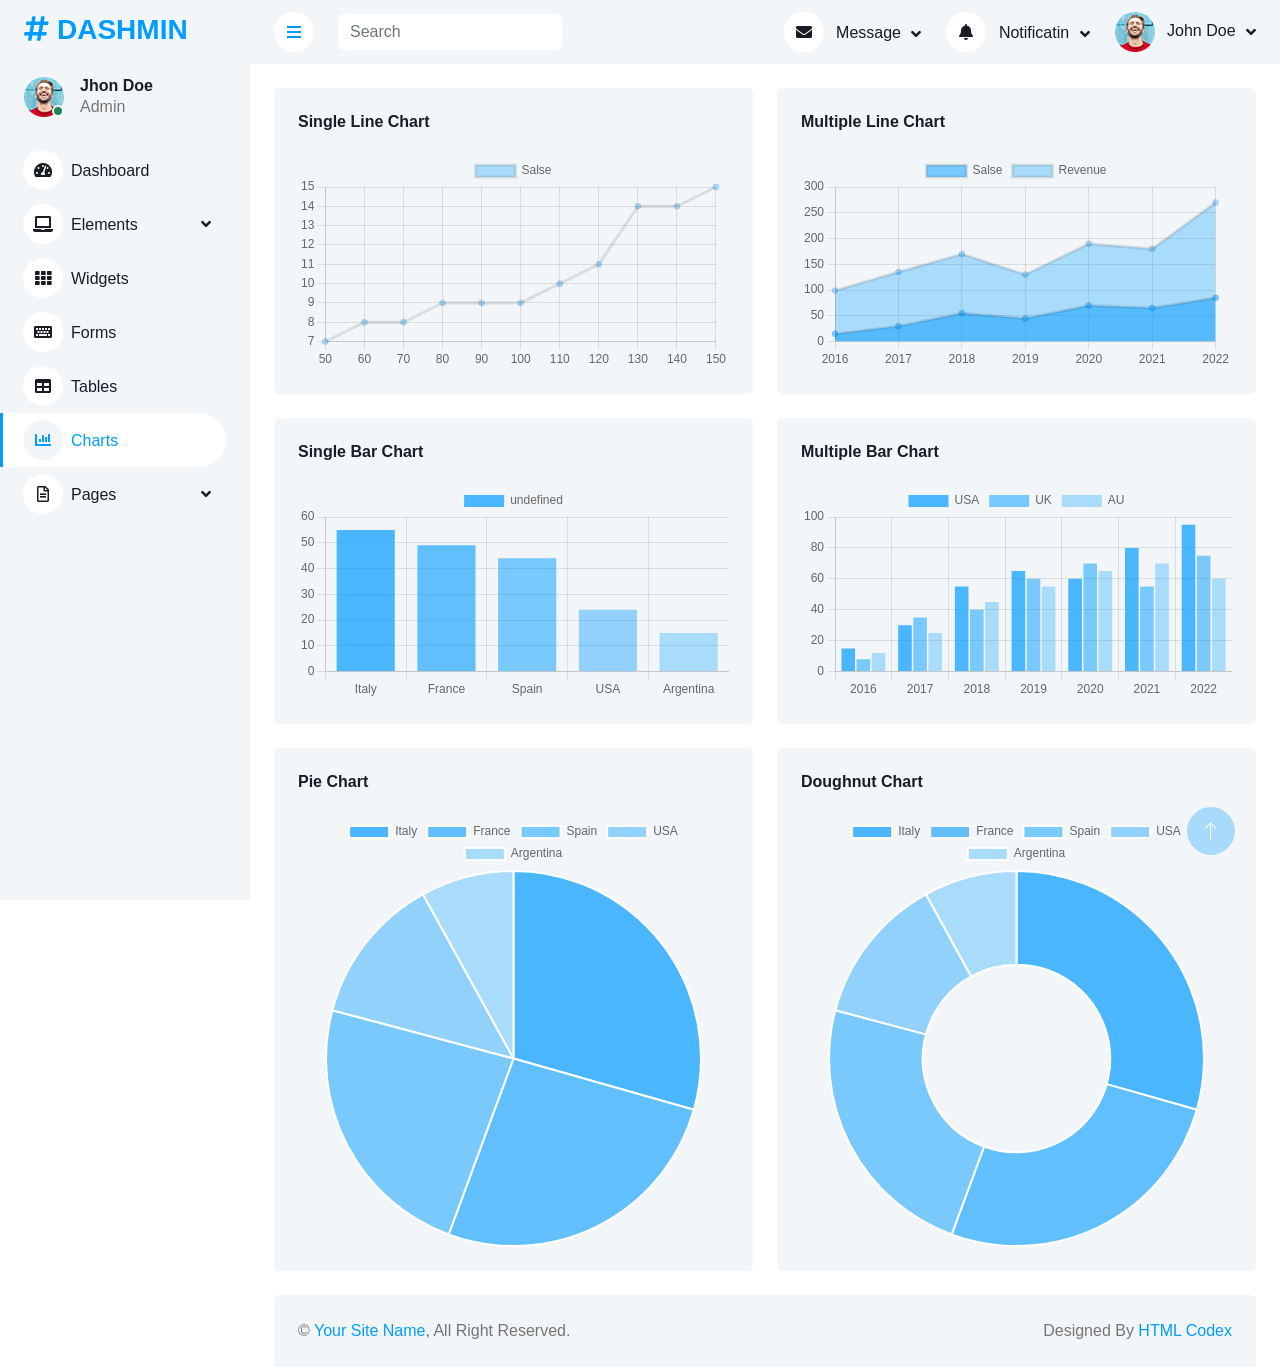
<file: view-back/chart.html>
<!DOCTYPE html>
<html lang="en">

<head>
    <meta charset="utf-8">
    <title>DASHMIN - Bootstrap Admin Template</title>
    <meta content="width=device-width, initial-scale=1.0" name="viewport">
    <meta content="" name="keywords">
    <meta content="" name="description">

    <!-- Favicon -->
    <link href="img/favicon.ico" rel="icon">

    <!-- Google Web Fonts -->
    <link rel="preconnect" href="https://fonts.googleapis.com">
    <link rel="preconnect" href="https://fonts.gstatic.com" crossorigin>
    <link href="https://fonts.googleapis.com/css2?family=Heebo:wght@400;500;600;700&display=swap" rel="stylesheet">
    
    <!-- Icon Font Stylesheet -->
    <link href="https://cdnjs.cloudflare.com/ajax/libs/font-awesome/5.10.0/css/all.min.css" rel="stylesheet">
    <link href="https://cdn.jsdelivr.net/npm/bootstrap-icons@1.4.1/font/bootstrap-icons.css" rel="stylesheet">

    <!-- Libraries Stylesheet -->
    <link href="lib/owlcarousel/assets/owl.carousel.min.css" rel="stylesheet">
    <link href="lib/tempusdominus/css/tempusdominus-bootstrap-4.min.css" rel="stylesheet" />

    <!-- Customized Bootstrap Stylesheet -->
    <link href="css/bootstrap.min.css" rel="stylesheet">

    <!-- Template Stylesheet -->
    <link href="css/style.css" rel="stylesheet">
</head>

<body>
    <div class="container-xxl position-relative bg-white d-flex p-0">
        <!-- Spinner Start -->
        <div id="spinner" class="show bg-white position-fixed translate-middle w-100 vh-100 top-50 start-50 d-flex align-items-center justify-content-center">
            <div class="spinner-border text-primary" style="width: 3rem; height: 3rem;" role="status">
                <span class="sr-only">Loading...</span>
            </div>
        </div>
        <!-- Spinner End -->


        <!-- Sidebar Start -->
        <div class="sidebar pe-4 pb-3">
            <nav class="navbar bg-light navbar-light">
                <a href="index.html" class="navbar-brand mx-4 mb-3">
                    <h3 class="text-primary"><i class="fa fa-hashtag me-2"></i>DASHMIN</h3>
                </a>
                <div class="d-flex align-items-center ms-4 mb-4">
                    <div class="position-relative">
                        <img class="rounded-circle" src="img/user.jpg" alt="" style="width: 40px; height: 40px;">
                        <div class="bg-success rounded-circle border border-2 border-white position-absolute end-0 bottom-0 p-1"></div>
                    </div>
                    <div class="ms-3">
                        <h6 class="mb-0">Jhon Doe</h6>
                        <span>Admin</span>
                    </div>
                </div>
                <div class="navbar-nav w-100">
                    <a href="index.html" class="nav-item nav-link"><i class="fa fa-tachometer-alt me-2"></i>Dashboard</a>
                    <div class="nav-item dropdown">
                        <a href="#" class="nav-link dropdown-toggle" data-bs-toggle="dropdown"><i class="fa fa-laptop me-2"></i>Elements</a>
                        <div class="dropdown-menu bg-transparent border-0">
                            <a href="button.html" class="dropdown-item">Buttons</a>
                            <a href="typography.html" class="dropdown-item">Typography</a>
                            <a href="element.html" class="dropdown-item">Other Elements</a>
                        </div>
                    </div>
                    <a href="widget.html" class="nav-item nav-link"><i class="fa fa-th me-2"></i>Widgets</a>
                    <a href="form.html" class="nav-item nav-link"><i class="fa fa-keyboard me-2"></i>Forms</a>
                    <a href="table.html" class="nav-item nav-link"><i class="fa fa-table me-2"></i>Tables</a>
                    <a href="chart.html" class="nav-item nav-link active"><i class="fa fa-chart-bar me-2"></i>Charts</a>
                    <div class="nav-item dropdown">
                        <a href="#" class="nav-link dropdown-toggle" data-bs-toggle="dropdown"><i class="far fa-file-alt me-2"></i>Pages</a>
                        <div class="dropdown-menu bg-transparent border-0">
                            <a href="signin.html" class="dropdown-item">Sign In</a>
                            <a href="signup.html" class="dropdown-item">Sign Up</a>
                            <a href="404.html" class="dropdown-item">404 Error</a>
                            <a href="blank.html" class="dropdown-item">Blank Page</a>
                        </div>
                    </div>
                </div>
            </nav>
        </div>
        <!-- Sidebar End -->


        <!-- Content Start -->
        <div class="content">
            <!-- Navbar Start -->
            <nav class="navbar navbar-expand bg-light navbar-light sticky-top px-4 py-0">
                <a href="index.html" class="navbar-brand d-flex d-lg-none me-4">
                    <h2 class="text-primary mb-0"><i class="fa fa-hashtag"></i></h2>
                </a>
                <a href="#" class="sidebar-toggler flex-shrink-0">
                    <i class="fa fa-bars"></i>
                </a>
                <form class="d-none d-md-flex ms-4">
                    <input class="form-control border-0" type="search" placeholder="Search">
                </form>
                <div class="navbar-nav align-items-center ms-auto">
                    <div class="nav-item dropdown">
                        <a href="#" class="nav-link dropdown-toggle" data-bs-toggle="dropdown">
                            <i class="fa fa-envelope me-lg-2"></i>
                            <span class="d-none d-lg-inline-flex">Message</span>
                        </a>
                        <div class="dropdown-menu dropdown-menu-end bg-light border-0 rounded-0 rounded-bottom m-0">
                            <a href="#" class="dropdown-item">
                                <div class="d-flex align-items-center">
                                    <img class="rounded-circle" src="img/user.jpg" alt="" style="width: 40px; height: 40px;">
                                    <div class="ms-2">
                                        <h6 class="fw-normal mb-0">Jhon send you a message</h6>
                                        <small>15 minutes ago</small>
                                    </div>
                                </div>
                            </a>
                            <hr class="dropdown-divider">
                            <a href="#" class="dropdown-item">
                                <div class="d-flex align-items-center">
                                    <img class="rounded-circle" src="img/user.jpg" alt="" style="width: 40px; height: 40px;">
                                    <div class="ms-2">
                                        <h6 class="fw-normal mb-0">Jhon send you a message</h6>
                                        <small>15 minutes ago</small>
                                    </div>
                                </div>
                            </a>
                            <hr class="dropdown-divider">
                            <a href="#" class="dropdown-item">
                                <div class="d-flex align-items-center">
                                    <img class="rounded-circle" src="img/user.jpg" alt="" style="width: 40px; height: 40px;">
                                    <div class="ms-2">
                                        <h6 class="fw-normal mb-0">Jhon send you a message</h6>
                                        <small>15 minutes ago</small>
                                    </div>
                                </div>
                            </a>
                            <hr class="dropdown-divider">
                            <a href="#" class="dropdown-item text-center">See all message</a>
                        </div>
                    </div>
                    <div class="nav-item dropdown">
                        <a href="#" class="nav-link dropdown-toggle" data-bs-toggle="dropdown">
                            <i class="fa fa-bell me-lg-2"></i>
                            <span class="d-none d-lg-inline-flex">Notificatin</span>
                        </a>
                        <div class="dropdown-menu dropdown-menu-end bg-light border-0 rounded-0 rounded-bottom m-0">
                            <a href="#" class="dropdown-item">
                                <h6 class="fw-normal mb-0">Profile updated</h6>
                                <small>15 minutes ago</small>
                            </a>
                            <hr class="dropdown-divider">
                            <a href="#" class="dropdown-item">
                                <h6 class="fw-normal mb-0">New user added</h6>
                                <small>15 minutes ago</small>
                            </a>
                            <hr class="dropdown-divider">
                            <a href="#" class="dropdown-item">
                                <h6 class="fw-normal mb-0">Password changed</h6>
                                <small>15 minutes ago</small>
                            </a>
                            <hr class="dropdown-divider">
                            <a href="#" class="dropdown-item text-center">See all notifications</a>
                        </div>
                    </div>
                    <div class="nav-item dropdown">
                        <a href="#" class="nav-link dropdown-toggle" data-bs-toggle="dropdown">
                            <img class="rounded-circle me-lg-2" src="img/user.jpg" alt="" style="width: 40px; height: 40px;">
                            <span class="d-none d-lg-inline-flex">John Doe</span>
                        </a>
                        <div class="dropdown-menu dropdown-menu-end bg-light border-0 rounded-0 rounded-bottom m-0">
                            <a href="#" class="dropdown-item">My Profile</a>
                            <a href="#" class="dropdown-item">Settings</a>
                            <a href="#" class="dropdown-item">Log Out</a>
                        </div>
                    </div>
                </div>
            </nav>
            <!-- Navbar End -->


            <!-- Chart Start -->
            <div class="container-fluid pt-4 px-4">
                <div class="row g-4">
                    <div class="col-sm-12 col-xl-6">
                        <div class="bg-light rounded h-100 p-4">
                            <h6 class="mb-4">Single Line Chart</h6>
                            <canvas id="line-chart"></canvas>
                        </div>
                    </div>
                    <div class="col-sm-12 col-xl-6">
                        <div class="bg-light rounded h-100 p-4">
                            <h6 class="mb-4">Multiple Line Chart</h6>
                            <canvas id="salse-revenue"></canvas>
                        </div>
                    </div>
                    <div class="col-sm-12 col-xl-6">
                        <div class="bg-light rounded h-100 p-4">
                            <h6 class="mb-4">Single Bar Chart</h6>
                            <canvas id="bar-chart"></canvas>
                        </div>
                    </div>
                    <div class="col-sm-12 col-xl-6">
                        <div class="bg-light rounded h-100 p-4">
                            <h6 class="mb-4">Multiple Bar Chart</h6>
                            <canvas id="worldwide-sales"></canvas>
                        </div>
                    </div>
                    <div class="col-sm-12 col-xl-6">
                        <div class="bg-light rounded h-100 p-4">
                            <h6 class="mb-4">Pie Chart</h6>
                            <canvas id="pie-chart"></canvas>
                        </div>
                    </div>
                    <div class="col-sm-12 col-xl-6">
                        <div class="bg-light rounded h-100 p-4">
                            <h6 class="mb-4">Doughnut Chart</h6>
                            <canvas id="doughnut-chart"></canvas>
                        </div>
                    </div>
                </div>
            </div>
            <!-- Chart End -->


            <!-- Footer Start -->
            <div class="container-fluid pt-4 px-4">
                <div class="bg-light rounded-top p-4">
                    <div class="row">
                        <div class="col-12 col-sm-6 text-center text-sm-start">
                            &copy; <a href="#">Your Site Name</a>, All Right Reserved. 
                        </div>
                        <div class="col-12 col-sm-6 text-center text-sm-end">
                            <!--/*** This template is free as long as you keep the footer author’s credit link/attribution link/backlink. If you'd like to use the template without the footer author’s credit link/attribution link/backlink, you can purchase the Credit Removal License from "https://htmlcodex.com/credit-removal". Thank you for your support. ***/-->
                            Designed By <a href="https://htmlcodex.com">HTML Codex</a>
                        </div>
                    </div>
                </div>
            </div>
            <!-- Footer End -->
        </div>
        <!-- Content End -->


        <!-- Back to Top -->
        <a href="#" class="btn btn-lg btn-primary btn-lg-square back-to-top"><i class="bi bi-arrow-up"></i></a>
    </div>

    <!-- JavaScript Libraries -->
    <script src="https://code.jquery.com/jquery-3.4.1.min.js"></script>
    <script src="https://cdn.jsdelivr.net/npm/bootstrap@5.0.0/dist/js/bootstrap.bundle.min.js"></script>
    <script src="lib/chart/chart.min.js"></script>
    <script src="lib/easing/easing.min.js"></script>
    <script src="lib/waypoints/waypoints.min.js"></script>
    <script src="lib/owlcarousel/owl.carousel.min.js"></script>
    <script src="lib/tempusdominus/js/moment.min.js"></script>
    <script src="lib/tempusdominus/js/moment-timezone.min.js"></script>
    <script src="lib/tempusdominus/js/tempusdominus-bootstrap-4.min.js"></script>

    <!-- Template Javascript -->
    <script src="js/main.js"></script>
</body>

</html>
</file>
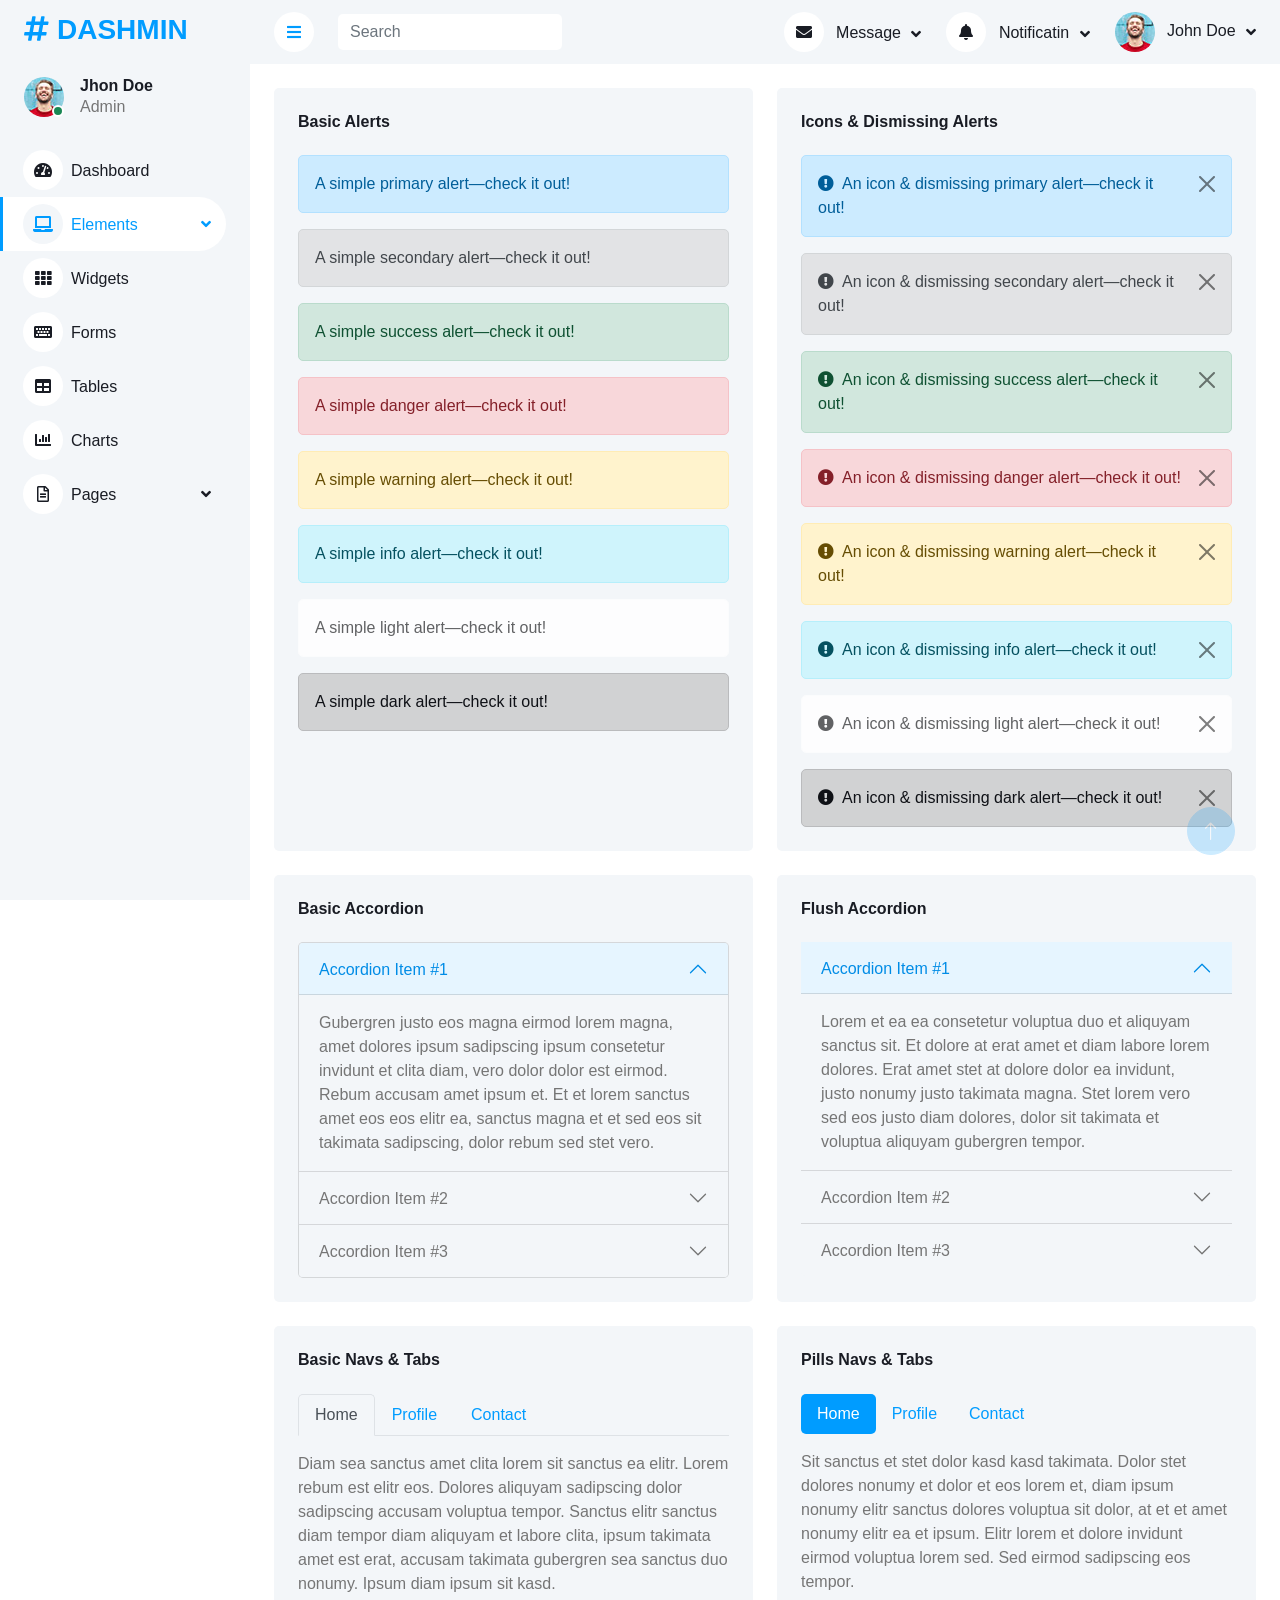
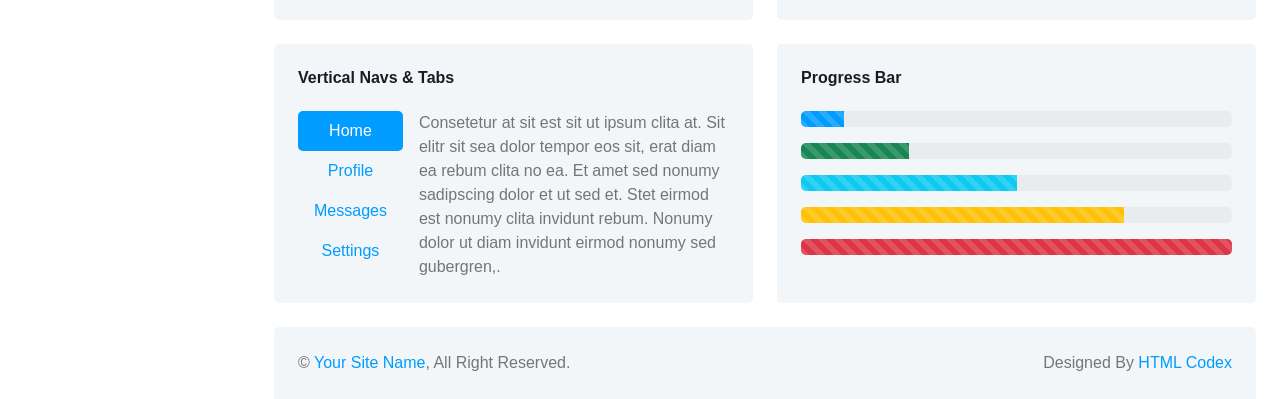
<file: view-back/element.html>
<!DOCTYPE html>
<html lang="en">

<head>
    <meta charset="utf-8">
    <title>DASHMIN - Bootstrap Admin Template</title>
    <meta content="width=device-width, initial-scale=1.0" name="viewport">
    <meta content="" name="keywords">
    <meta content="" name="description">

    <!-- Favicon -->
    <link href="img/favicon.ico" rel="icon">

    <!-- Google Web Fonts -->
    <link rel="preconnect" href="https://fonts.googleapis.com">
    <link rel="preconnect" href="https://fonts.gstatic.com" crossorigin>
    <link href="https://fonts.googleapis.com/css2?family=Heebo:wght@400;500;600;700&display=swap" rel="stylesheet">
    
    <!-- Icon Font Stylesheet -->
    <link href="https://cdnjs.cloudflare.com/ajax/libs/font-awesome/5.10.0/css/all.min.css" rel="stylesheet">
    <link href="https://cdn.jsdelivr.net/npm/bootstrap-icons@1.4.1/font/bootstrap-icons.css" rel="stylesheet">

    <!-- Libraries Stylesheet -->
    <link href="lib/owlcarousel/assets/owl.carousel.min.css" rel="stylesheet">
    <link href="lib/tempusdominus/css/tempusdominus-bootstrap-4.min.css" rel="stylesheet" />

    <!-- Customized Bootstrap Stylesheet -->
    <link href="css/bootstrap.min.css" rel="stylesheet">

    <!-- Template Stylesheet -->
    <link href="css/style.css" rel="stylesheet">
</head>

<body>
    <div class="container-xxl position-relative bg-white d-flex p-0">
        <!-- Spinner Start -->
        <div id="spinner" class="show bg-white position-fixed translate-middle w-100 vh-100 top-50 start-50 d-flex align-items-center justify-content-center">
            <div class="spinner-border text-primary" style="width: 3rem; height: 3rem;" role="status">
                <span class="sr-only">Loading...</span>
            </div>
        </div>
        <!-- Spinner End -->


        <!-- Sidebar Start -->
        <div class="sidebar pe-4 pb-3">
            <nav class="navbar bg-light navbar-light">
                <a href="index.html" class="navbar-brand mx-4 mb-3">
                    <h3 class="text-primary"><i class="fa fa-hashtag me-2"></i>DASHMIN</h3>
                </a>
                <div class="d-flex align-items-center ms-4 mb-4">
                    <div class="position-relative">
                        <img class="rounded-circle" src="img/user.jpg" alt="" style="width: 40px; height: 40px;">
                        <div class="bg-success rounded-circle border border-2 border-white position-absolute end-0 bottom-0 p-1"></div>
                    </div>
                    <div class="ms-3">
                        <h6 class="mb-0">Jhon Doe</h6>
                        <span>Admin</span>
                    </div>
                </div>
                <div class="navbar-nav w-100">
                    <a href="index.html" class="nav-item nav-link"><i class="fa fa-tachometer-alt me-2"></i>Dashboard</a>
                    <div class="nav-item dropdown">
                        <a href="#" class="nav-link dropdown-toggle active" data-bs-toggle="dropdown"><i class="fa fa-laptop me-2"></i>Elements</a>
                        <div class="dropdown-menu bg-transparent border-0">
                            <a href="button.html" class="dropdown-item">Buttons</a>
                            <a href="typography.html" class="dropdown-item">Typography</a>
                            <a href="element.html" class="dropdown-item active">Other Elements</a>
                        </div>
                    </div>
                    <a href="widget.html" class="nav-item nav-link"><i class="fa fa-th me-2"></i>Widgets</a>
                    <a href="form.html" class="nav-item nav-link"><i class="fa fa-keyboard me-2"></i>Forms</a>
                    <a href="table.html" class="nav-item nav-link"><i class="fa fa-table me-2"></i>Tables</a>
                    <a href="chart.html" class="nav-item nav-link"><i class="fa fa-chart-bar me-2"></i>Charts</a>
                    <div class="nav-item dropdown">
                        <a href="#" class="nav-link dropdown-toggle" data-bs-toggle="dropdown"><i class="far fa-file-alt me-2"></i>Pages</a>
                        <div class="dropdown-menu bg-transparent border-0">
                            <a href="signin.html" class="dropdown-item">Sign In</a>
                            <a href="signup.html" class="dropdown-item">Sign Up</a>
                            <a href="404.html" class="dropdown-item">404 Error</a>
                            <a href="blank.html" class="dropdown-item">Blank Page</a>
                        </div>
                    </div>
                </div>
            </nav>
        </div>
        <!-- Sidebar End -->


        <!-- Content Start -->
        <div class="content">
            <!-- Navbar Start -->
            <nav class="navbar navbar-expand bg-light navbar-light sticky-top px-4 py-0">
                <a href="index.html" class="navbar-brand d-flex d-lg-none me-4">
                    <h2 class="text-primary mb-0"><i class="fa fa-hashtag"></i></h2>
                </a>
                <a href="#" class="sidebar-toggler flex-shrink-0">
                    <i class="fa fa-bars"></i>
                </a>
                <form class="d-none d-md-flex ms-4">
                    <input class="form-control border-0" type="search" placeholder="Search">
                </form>
                <div class="navbar-nav align-items-center ms-auto">
                    <div class="nav-item dropdown">
                        <a href="#" class="nav-link dropdown-toggle" data-bs-toggle="dropdown">
                            <i class="fa fa-envelope me-lg-2"></i>
                            <span class="d-none d-lg-inline-flex">Message</span>
                        </a>
                        <div class="dropdown-menu dropdown-menu-end bg-light border-0 rounded-0 rounded-bottom m-0">
                            <a href="#" class="dropdown-item">
                                <div class="d-flex align-items-center">
                                    <img class="rounded-circle" src="img/user.jpg" alt="" style="width: 40px; height: 40px;">
                                    <div class="ms-2">
                                        <h6 class="fw-normal mb-0">Jhon send you a message</h6>
                                        <small>15 minutes ago</small>
                                    </div>
                                </div>
                            </a>
                            <hr class="dropdown-divider">
                            <a href="#" class="dropdown-item">
                                <div class="d-flex align-items-center">
                                    <img class="rounded-circle" src="img/user.jpg" alt="" style="width: 40px; height: 40px;">
                                    <div class="ms-2">
                                        <h6 class="fw-normal mb-0">Jhon send you a message</h6>
                                        <small>15 minutes ago</small>
                                    </div>
                                </div>
                            </a>
                            <hr class="dropdown-divider">
                            <a href="#" class="dropdown-item">
                                <div class="d-flex align-items-center">
                                    <img class="rounded-circle" src="img/user.jpg" alt="" style="width: 40px; height: 40px;">
                                    <div class="ms-2">
                                        <h6 class="fw-normal mb-0">Jhon send you a message</h6>
                                        <small>15 minutes ago</small>
                                    </div>
                                </div>
                            </a>
                            <hr class="dropdown-divider">
                            <a href="#" class="dropdown-item text-center">See all message</a>
                        </div>
                    </div>
                    <div class="nav-item dropdown">
                        <a href="#" class="nav-link dropdown-toggle" data-bs-toggle="dropdown">
                            <i class="fa fa-bell me-lg-2"></i>
                            <span class="d-none d-lg-inline-flex">Notificatin</span>
                        </a>
                        <div class="dropdown-menu dropdown-menu-end bg-light border-0 rounded-0 rounded-bottom m-0">
                            <a href="#" class="dropdown-item">
                                <h6 class="fw-normal mb-0">Profile updated</h6>
                                <small>15 minutes ago</small>
                            </a>
                            <hr class="dropdown-divider">
                            <a href="#" class="dropdown-item">
                                <h6 class="fw-normal mb-0">New user added</h6>
                                <small>15 minutes ago</small>
                            </a>
                            <hr class="dropdown-divider">
                            <a href="#" class="dropdown-item">
                                <h6 class="fw-normal mb-0">Password changed</h6>
                                <small>15 minutes ago</small>
                            </a>
                            <hr class="dropdown-divider">
                            <a href="#" class="dropdown-item text-center">See all notifications</a>
                        </div>
                    </div>
                    <div class="nav-item dropdown">
                        <a href="#" class="nav-link dropdown-toggle" data-bs-toggle="dropdown">
                            <img class="rounded-circle me-lg-2" src="img/user.jpg" alt="" style="width: 40px; height: 40px;">
                            <span class="d-none d-lg-inline-flex">John Doe</span>
                        </a>
                        <div class="dropdown-menu dropdown-menu-end bg-light border-0 rounded-0 rounded-bottom m-0">
                            <a href="#" class="dropdown-item">My Profile</a>
                            <a href="#" class="dropdown-item">Settings</a>
                            <a href="#" class="dropdown-item">Log Out</a>
                        </div>
                    </div>
                </div>
            </nav>
            <!-- Navbar End -->


            <!-- Other Elements Start -->
            <div class="container-fluid pt-4 px-4">
                <div class="row g-4">
                    <div class="col-sm-12 col-xl-6">
                        <div class="bg-light rounded h-100 p-4">
                            <h6 class="mb-4">Basic Alerts</h6>
                            <div class="alert alert-primary" role="alert">
                                A simple primary alert—check it out!
                            </div>
                            <div class="alert alert-secondary" role="alert">
                                A simple secondary alert—check it out!
                            </div>
                            <div class="alert alert-success" role="alert">
                                A simple success alert—check it out!
                            </div>
                            <div class="alert alert-danger" role="alert">
                                A simple danger alert—check it out!
                            </div>
                            <div class="alert alert-warning" role="alert">
                                A simple warning alert—check it out!
                            </div>
                            <div class="alert alert-info" role="alert">
                                A simple info alert—check it out!
                            </div>
                            <div class="alert alert-light" role="alert">
                                A simple light alert—check it out!
                            </div>
                            <div class="alert alert-dark mb-0" role="alert">
                                A simple dark alert—check it out!
                            </div>
                        </div>
                    </div>
                    <div class="col-sm-12 col-xl-6">
                        <div class="bg-light rounded h-100 p-4">
                            <h6 class="mb-4">Icons & Dismissing Alerts</h6>
                            <div class="alert alert-primary alert-dismissible fade show" role="alert">
                                <i class="fa fa-exclamation-circle me-2"></i>An icon & dismissing primary alert—check it out!
                                <button type="button" class="btn-close" data-bs-dismiss="alert" aria-label="Close"></button>
                            </div>
                            <div class="alert alert-secondary alert-dismissible fade show" role="alert">
                                <i class="fa fa-exclamation-circle me-2"></i>An icon & dismissing secondary alert—check it out!
                                <button type="button" class="btn-close" data-bs-dismiss="alert" aria-label="Close"></button>
                            </div>
                            <div class="alert alert-success alert-dismissible fade show" role="alert">
                                <i class="fa fa-exclamation-circle me-2"></i>An icon & dismissing success alert—check it out!
                                <button type="button" class="btn-close" data-bs-dismiss="alert" aria-label="Close"></button>
                            </div>
                            <div class="alert alert-danger alert-dismissible fade show" role="alert">
                                <i class="fa fa-exclamation-circle me-2"></i>An icon & dismissing danger alert—check it out!
                                <button type="button" class="btn-close" data-bs-dismiss="alert" aria-label="Close"></button>
                            </div>
                            <div class="alert alert-warning alert-dismissible fade show" role="alert">
                                <i class="fa fa-exclamation-circle me-2"></i>An icon & dismissing warning alert—check it out!
                                <button type="button" class="btn-close" data-bs-dismiss="alert" aria-label="Close"></button>
                            </div>
                            <div class="alert alert-info alert-dismissible fade show" role="alert">
                                <i class="fa fa-exclamation-circle me-2"></i>An icon & dismissing info alert—check it out!
                                <button type="button" class="btn-close" data-bs-dismiss="alert" aria-label="Close"></button>
                            </div>
                            <div class="alert alert-light alert-dismissible fade show" role="alert">
                                <i class="fa fa-exclamation-circle me-2"></i>An icon & dismissing light alert—check it out!
                                <button type="button" class="btn-close" data-bs-dismiss="alert" aria-label="Close"></button>
                            </div>
                            <div class="alert alert-dark alert-dismissible fade show mb-0" role="alert">
                                <i class="fa fa-exclamation-circle me-2"></i>An icon & dismissing dark alert—check it out!
                                <button type="button" class="btn-close" data-bs-dismiss="alert" aria-label="Close"></button>
                            </div>
                        </div>
                    </div>
                    <div class="col-sm-12 col-xl-6">
                        <div class="bg-light rounded h-100 p-4">
                            <h6 class="mb-4">Basic Accordion</h6>
                            <div class="accordion" id="accordionExample">
                                <div class="accordion-item">
                                    <h2 class="accordion-header" id="headingOne">
                                        <button class="accordion-button" type="button" data-bs-toggle="collapse"
                                            data-bs-target="#collapseOne" aria-expanded="true"
                                            aria-controls="collapseOne">
                                            Accordion Item #1
                                        </button>
                                    </h2>
                                    <div id="collapseOne" class="accordion-collapse collapse show"
                                        aria-labelledby="headingOne" data-bs-parent="#accordionExample">
                                        <div class="accordion-body">
                                            Gubergren justo eos magna eirmod lorem magna, amet dolores ipsum sadipscing ipsum consetetur invidunt et clita diam, vero dolor dolor est eirmod. Rebum accusam amet ipsum et. Et et lorem sanctus amet eos eos elitr ea, sanctus magna et et sed eos sit takimata sadipscing, dolor rebum sed stet vero.
                                        </div>
                                    </div>
                                </div>
                                <div class="accordion-item">
                                    <h2 class="accordion-header" id="headingTwo">
                                        <button class="accordion-button collapsed" type="button"
                                            data-bs-toggle="collapse" data-bs-target="#collapseTwo"
                                            aria-expanded="false" aria-controls="collapseTwo">
                                            Accordion Item #2
                                        </button>
                                    </h2>
                                    <div id="collapseTwo" class="accordion-collapse collapse"
                                        aria-labelledby="headingTwo" data-bs-parent="#accordionExample">
                                        <div class="accordion-body">
                                            Voluptua sit dolores consetetur ea et diam est et takimata. Et erat sadipscing dolores et stet diam ut ut diam, sit aliquyam no magna et dolore lorem dolor sit. Lorem lorem sed sed duo, eirmod sit diam ipsum sit erat, lorem sit dolor diam amet ea aliquyam tempor rebum invidunt,.
                                        </div>
                                    </div>
                                </div>
                                <div class="accordion-item">
                                    <h2 class="accordion-header" id="headingThree">
                                        <button class="accordion-button collapsed" type="button"
                                            data-bs-toggle="collapse" data-bs-target="#collapseThree"
                                            aria-expanded="false" aria-controls="collapseThree">
                                            Accordion Item #3
                                        </button>
                                    </h2>
                                    <div id="collapseThree" class="accordion-collapse collapse"
                                        aria-labelledby="headingThree" data-bs-parent="#accordionExample">
                                        <div class="accordion-body">
                                            Dolore eos dolor tempor justo sea eos amet eos kasd dolor, et diam tempor lorem dolores vero. Stet dolore gubergren nonumy diam. Consetetur sit takimata magna invidunt, dolore sea amet consetetur ea et rebum, invidunt et amet sit sea. Dolor eirmod sed magna sadipscing sadipscing lorem lorem sed, sit lorem.
                                        </div>
                                    </div>
                                </div>
                            </div>
                        </div>
                    </div>
                    <div class="col-sm-12 col-xl-6">
                        <div class="bg-light rounded h-100 p-4">
                            <h6 class="mb-4">Flush Accordion</h6>
                            <div class="accordion accordion-flush" id="accordionFlushExample">
                                <div class="accordion-item">
                                    <h2 class="accordion-header" id="flush-headingOne">
                                        <button class="accordion-button" type="button"
                                            data-bs-toggle="collapse" data-bs-target="#flush-collapseOne"
                                            aria-expanded="true" aria-controls="flush-collapseOne">
                                            Accordion Item #1
                                        </button>
                                    </h2>
                                    <div id="flush-collapseOne" class="accordion-collapse collapse show"
                                        aria-labelledby="flush-headingOne" data-bs-parent="#accordionFlushExample">
                                        <div class="accordion-body">
                                            Lorem et ea ea consetetur voluptua duo et aliquyam sanctus sit. Et dolore at erat amet et diam labore lorem dolores. Erat amet stet at dolore dolor ea invidunt, justo nonumy justo takimata magna. Stet lorem vero sed eos justo diam dolores, dolor sit takimata et voluptua aliquyam gubergren tempor.
                                        </div>
                                    </div>
                                </div>
                                <div class="accordion-item">
                                    <h2 class="accordion-header" id="flush-headingTwo">
                                        <button class="accordion-button collapsed" type="button"
                                            data-bs-toggle="collapse" data-bs-target="#flush-collapseTwo"
                                            aria-expanded="false" aria-controls="flush-collapseTwo">
                                            Accordion Item #2
                                        </button>
                                    </h2>
                                    <div id="flush-collapseTwo" class="accordion-collapse collapse"
                                        aria-labelledby="flush-headingTwo" data-bs-parent="#accordionFlushExample">
                                        <div class="accordion-body">
                                            Sea diam dolore aliquyam aliquyam diam et consetetur et. Accusam amet no invidunt invidunt et consetetur, magna ut nonumy kasd erat tempor dolor et. Diam magna dolor sed amet duo dolores magna vero. Amet sit sadipscing ea diam clita lorem sit. Vero et et et tempor diam. Ipsum eirmod sit.
                                        </div>
                                    </div>
                                </div>
                                <div class="accordion-item">
                                    <h2 class="accordion-header" id="flush-headingThree">
                                        <button class="accordion-button collapsed" type="button"
                                            data-bs-toggle="collapse" data-bs-target="#flush-collapseThree"
                                            aria-expanded="false" aria-controls="flush-collapseThree">
                                            Accordion Item #3
                                        </button>
                                    </h2>
                                    <div id="flush-collapseThree" class="accordion-collapse collapse"
                                        aria-labelledby="flush-headingThree" data-bs-parent="#accordionFlushExample">
                                        <div class="accordion-body">
                                            Sea sea sit sanctus magna gubergren kasd, magna justo ea lorem lorem. Elitr aliquyam ipsum clita consetetur duo at nonumy invidunt, invidunt eos dolore vero sit amet amet magna tempor clita, takimata diam justo stet erat et vero erat. Sit ipsum eirmod sea ut vero dolores sea clita nonumy, no.
                                        </div>
                                    </div>
                                </div>
                            </div>
                        </div>
                    </div>
                    <div class="col-sm-12 col-xl-6">
                        <div class="bg-light rounded h-100 p-4">
                            <h6 class="mb-4">Basic Navs & Tabs</h6>
                            <nav>
                                <div class="nav nav-tabs" id="nav-tab" role="tablist">
                                    <button class="nav-link active" id="nav-home-tab" data-bs-toggle="tab"
                                        data-bs-target="#nav-home" type="button" role="tab" aria-controls="nav-home"
                                        aria-selected="true">Home</button>
                                    <button class="nav-link" id="nav-profile-tab" data-bs-toggle="tab"
                                        data-bs-target="#nav-profile" type="button" role="tab"
                                        aria-controls="nav-profile" aria-selected="false">Profile</button>
                                    <button class="nav-link" id="nav-contact-tab" data-bs-toggle="tab"
                                        data-bs-target="#nav-contact" type="button" role="tab"
                                        aria-controls="nav-contact" aria-selected="false">Contact</button>
                                </div>
                            </nav>
                            <div class="tab-content pt-3" id="nav-tabContent">
                                <div class="tab-pane fade show active" id="nav-home" role="tabpanel" aria-labelledby="nav-home-tab">
                                    Diam sea sanctus amet clita lorem sit sanctus ea elitr. Lorem rebum est elitr eos. Dolores aliquyam sadipscing dolor sadipscing accusam voluptua tempor. Sanctus elitr sanctus diam tempor diam aliquyam et labore clita, ipsum takimata amet est erat, accusam takimata gubergren sea sanctus duo nonumy. Ipsum diam ipsum sit kasd.
                                </div>
                                <div class="tab-pane fade" id="nav-profile" role="tabpanel" aria-labelledby="nav-profile-tab">
                                    Sanctus vero sit kasd sea gubergren takimata consetetur elitr elitr, consetetur sadipscing takimata ipsum dolores. Accusam duo accusam et labore ea elitr ipsum tempor sit, dolore aliquyam ipsum sit amet sit. Et dolore ipsum labore invidunt rebum. Sed dolore gubergren sanctus vero diam lorem rebum elitr, erat diam dolor clita.
                                </div>
                                <div class="tab-pane fade" id="nav-contact" role="tabpanel" aria-labelledby="nav-contact-tab">
                                    Sit consetetur eirmod lorem ea magna sadipscing ipsum elitr invidunt, dolores lorem erat ipsum ut aliquyam eos lorem sed. Nonumy aliquyam ea justo eos dolores dolores duo dolores. Aliquyam dolor sea dolores sit takimata no erat vero. At lorem justo tempor lorem duo, stet kasd aliquyam ipsum voluptua labore at.
                                </div>
                            </div>
                        </div>
                    </div>
                    <div class="col-sm-12 col-xl-6">
                        <div class="bg-light rounded h-100 p-4">
                            <h6 class="mb-4">Pills Navs & Tabs</h6>
                            <ul class="nav nav-pills mb-3" id="pills-tab" role="tablist">
                                <li class="nav-item" role="presentation">
                                    <button class="nav-link active" id="pills-home-tab" data-bs-toggle="pill"
                                        data-bs-target="#pills-home" type="button" role="tab" aria-controls="pills-home"
                                        aria-selected="true">Home</button>
                                </li>
                                <li class="nav-item" role="presentation">
                                    <button class="nav-link" id="pills-profile-tab" data-bs-toggle="pill"
                                        data-bs-target="#pills-profile" type="button" role="tab"
                                        aria-controls="pills-profile" aria-selected="false">Profile</button>
                                </li>
                                <li class="nav-item" role="presentation">
                                    <button class="nav-link" id="pills-contact-tab" data-bs-toggle="pill"
                                        data-bs-target="#pills-contact" type="button" role="tab"
                                        aria-controls="pills-contact" aria-selected="false">Contact</button>
                                </li>
                            </ul>
                            <div class="tab-content" id="pills-tabContent">
                                <div class="tab-pane fade show active" id="pills-home" role="tabpanel" aria-labelledby="pills-home-tab">
                                    Sit sanctus et stet dolor kasd kasd takimata. Dolor stet dolores nonumy et dolor et eos lorem et, diam ipsum nonumy elitr sanctus dolores voluptua sit dolor, at et et amet nonumy elitr ea et ipsum. Elitr lorem et dolore invidunt eirmod voluptua lorem sed. Sed eirmod sadipscing eos tempor.
                                </div>
                                <div class="tab-pane fade" id="pills-profile" role="tabpanel" aria-labelledby="pills-profile-tab">
                                    Invidunt rebum voluptua lorem eirmod dolore. Amet no sed sanctus lorem ea. Nonumy sit stet sit magna. Rebum rebum ipsum clita erat consetetur, sit dolor sit clita et amet. Est et clita dolore takimata, sea dolores tempor erat consetetur lorem. Consetetur sea sadipscing dolor et dolores et stet, tempor elitr.
                                </div>
                                <div class="tab-pane fade" id="pills-contact" role="tabpanel" aria-labelledby="pills-contact-tab">
                                    Et diam et est sed vero ipsum voluptua dolor et, sit eos justo ipsum no ipsum amet sed aliquyam dolore, ut ipsum sanctus et consetetur. Sit ea sit clita lorem ea gubergren. Et dolore vero sanctus voluptua ipsum sadipscing amet at. Et sed dolore voluptua dolor eos tempor, erat amet.
                                </div>
                            </div>
                        </div>
                    </div>
                    <div class="col-sm-12 col-xl-6">
                        <div class="bg-light rounded h-100 p-4">
                            <h6 class="mb-4">Vertical Navs & Tabs</h6>
                            <div class="d-flex align-items-start">
                                <div class="nav flex-column nav-pills me-3" id="v-pills-tab" role="tablist"
                                    aria-orientation="vertical">
                                    <button class="nav-link active" id="v-pills-home-tab" data-bs-toggle="pill"
                                        data-bs-target="#v-pills-home" type="button" role="tab"
                                        aria-controls="v-pills-home" aria-selected="true">Home</button>
                                    <button class="nav-link" id="v-pills-profile-tab" data-bs-toggle="pill"
                                        data-bs-target="#v-pills-profile" type="button" role="tab"
                                        aria-controls="v-pills-profile" aria-selected="false">Profile</button>
                                    <button class="nav-link" id="v-pills-messages-tab" data-bs-toggle="pill"
                                        data-bs-target="#v-pills-messages" type="button" role="tab"
                                        aria-controls="v-pills-messages" aria-selected="false">Messages</button>
                                    <button class="nav-link" id="v-pills-settings-tab" data-bs-toggle="pill"
                                        data-bs-target="#v-pills-settings" type="button" role="tab"
                                        aria-controls="v-pills-settings" aria-selected="false">Settings</button>
                                </div>
                                <div class="tab-content" id="v-pills-tabContent">
                                    <div class="tab-pane fade show active" id="v-pills-home" role="tabpanel" aria-labelledby="v-pills-home-tab">
                                        Consetetur at sit est sit ut ipsum clita at. Sit elitr sit sea dolor tempor eos sit, erat diam ea rebum clita no ea. Et amet sed nonumy sadipscing dolor et ut sed et. Stet eirmod est nonumy clita invidunt rebum. Nonumy dolor ut diam invidunt eirmod nonumy sed gubergren,.
                                    </div>
                                    <div class="tab-pane fade" id="v-pills-profile" role="tabpanel" aria-labelledby="v-pills-profile-tab">
                                        Tempor et kasd accusam duo et dolor no accusam dolore, dolor sed voluptua duo no, sit et stet lorem dolor ipsum tempor consetetur vero, consetetur est eos sit eirmod erat diam accusam sadipscing sit. Takimata erat ea eirmod tempor elitr dolore sadipscing kasd justo, elitr tempor sed eos sadipscing magna.
                                    </div>
                                    <div class="tab-pane fade" id="v-pills-messages" role="tabpanel" aria-labelledby="v-pills-messages-tab">
                                        Sed kasd kasd ea clita sed lorem amet tempor est voluptua, labore stet dolores gubergren clita lorem sed nonumy at. Dolores et ut erat voluptua. Est voluptua stet accusam rebum, elitr amet sit takimata sea eirmod. Sanctus elitr amet sit dolore sea stet et ut. Dolor et sanctus elitr ut.
                                    </div>
                                    <div class="tab-pane fade" id="v-pills-settings" role="tabpanel" aria-labelledby="v-pills-settings-tab">
                                        Sit et vero kasd sea et at, aliquyam takimata et et est, labore et takimata sed ut stet sanctus, nonumy dolor invidunt sit labore et, amet et dolor sit dolor tempor et dolor ipsum nonumy, accusam clita sadipscing ut et labore labore est, dolore accusam vero at est sit. Invidunt.
                                    </div>
                                </div>
                            </div>
                        </div>
                    </div>
                    <div class="col-sm-12 col-xl-6">
                        <div class="bg-light rounded h-100 p-4">
                            <h6 class="mb-4">Progress Bar</h6>
                            <div class="pg-bar mb-3">
                                <div class="progress">
                                    <div class="progress-bar progress-bar-striped" role="progressbar" aria-valuenow="10" aria-valuemin="0" aria-valuemax="100"></div>
                                </div>
                            </div>
                            <div class="pg-bar mb-3">
                                <div class="progress">
                                    <div class="progress-bar progress-bar-striped bg-success" role="progressbar" aria-valuenow="25" aria-valuemin="0" aria-valuemax="100"></div>
                                </div>
                            </div>
                            <div class="pg-bar mb-3">
                                <div class="progress">
                                    <div class="progress-bar progress-bar-striped bg-info" role="progressbar" aria-valuenow="50" aria-valuemin="0" aria-valuemax="100"></div>
                                </div>
                            </div>
                            <div class="pg-bar mb-3">
                                <div class="progress">
                                    <div class="progress-bar progress-bar-striped bg-warning" role="progressbar" aria-valuenow="75" aria-valuemin="0" aria-valuemax="100"></div>
                                </div>
                            </div>
                            <div class="pg-bar mb-0">
                                <div class="progress">
                                    <div class="progress-bar progress-bar-striped bg-danger" role="progressbar" aria-valuenow="100" aria-valuemin="0" aria-valuemax="100"></div>
                                </div>
                            </div>
                        </div>
                    </div>
                </div>
            </div>
            <!-- Other Elements End -->


            <!-- Footer Start -->
            <div class="container-fluid pt-4 px-4">
                <div class="bg-light rounded-top p-4">
                    <div class="row">
                        <div class="col-12 col-sm-6 text-center text-sm-start">
                            &copy; <a href="#">Your Site Name</a>, All Right Reserved. 
                        </div>
                        <div class="col-12 col-sm-6 text-center text-sm-end">
                            <!--/*** This template is free as long as you keep the footer author’s credit link/attribution link/backlink. If you'd like to use the template without the footer author’s credit link/attribution link/backlink, you can purchase the Credit Removal License from "https://htmlcodex.com/credit-removal". Thank you for your support. ***/-->
                            Designed By <a href="https://htmlcodex.com">HTML Codex</a>
                        </div>
                    </div>
                </div>
            </div>
            <!-- Footer End -->
        </div>
        <!-- Content End -->


        <!-- Back to Top -->
        <a href="#" class="btn btn-lg btn-primary btn-lg-square back-to-top"><i class="bi bi-arrow-up"></i></a>
    </div>

    <!-- JavaScript Libraries -->
    <script src="https://code.jquery.com/jquery-3.4.1.min.js"></script>
    <script src="https://cdn.jsdelivr.net/npm/bootstrap@5.0.0/dist/js/bootstrap.bundle.min.js"></script>
    <script src="lib/chart/chart.min.js"></script>
    <script src="lib/easing/easing.min.js"></script>
    <script src="lib/waypoints/waypoints.min.js"></script>
    <script src="lib/owlcarousel/owl.carousel.min.js"></script>
    <script src="lib/tempusdominus/js/moment.min.js"></script>
    <script src="lib/tempusdominus/js/moment-timezone.min.js"></script>
    <script src="lib/tempusdominus/js/tempusdominus-bootstrap-4.min.js"></script>

    <!-- Template Javascript -->
    <script src="js/main.js"></script>
</body>

</html>
</file>
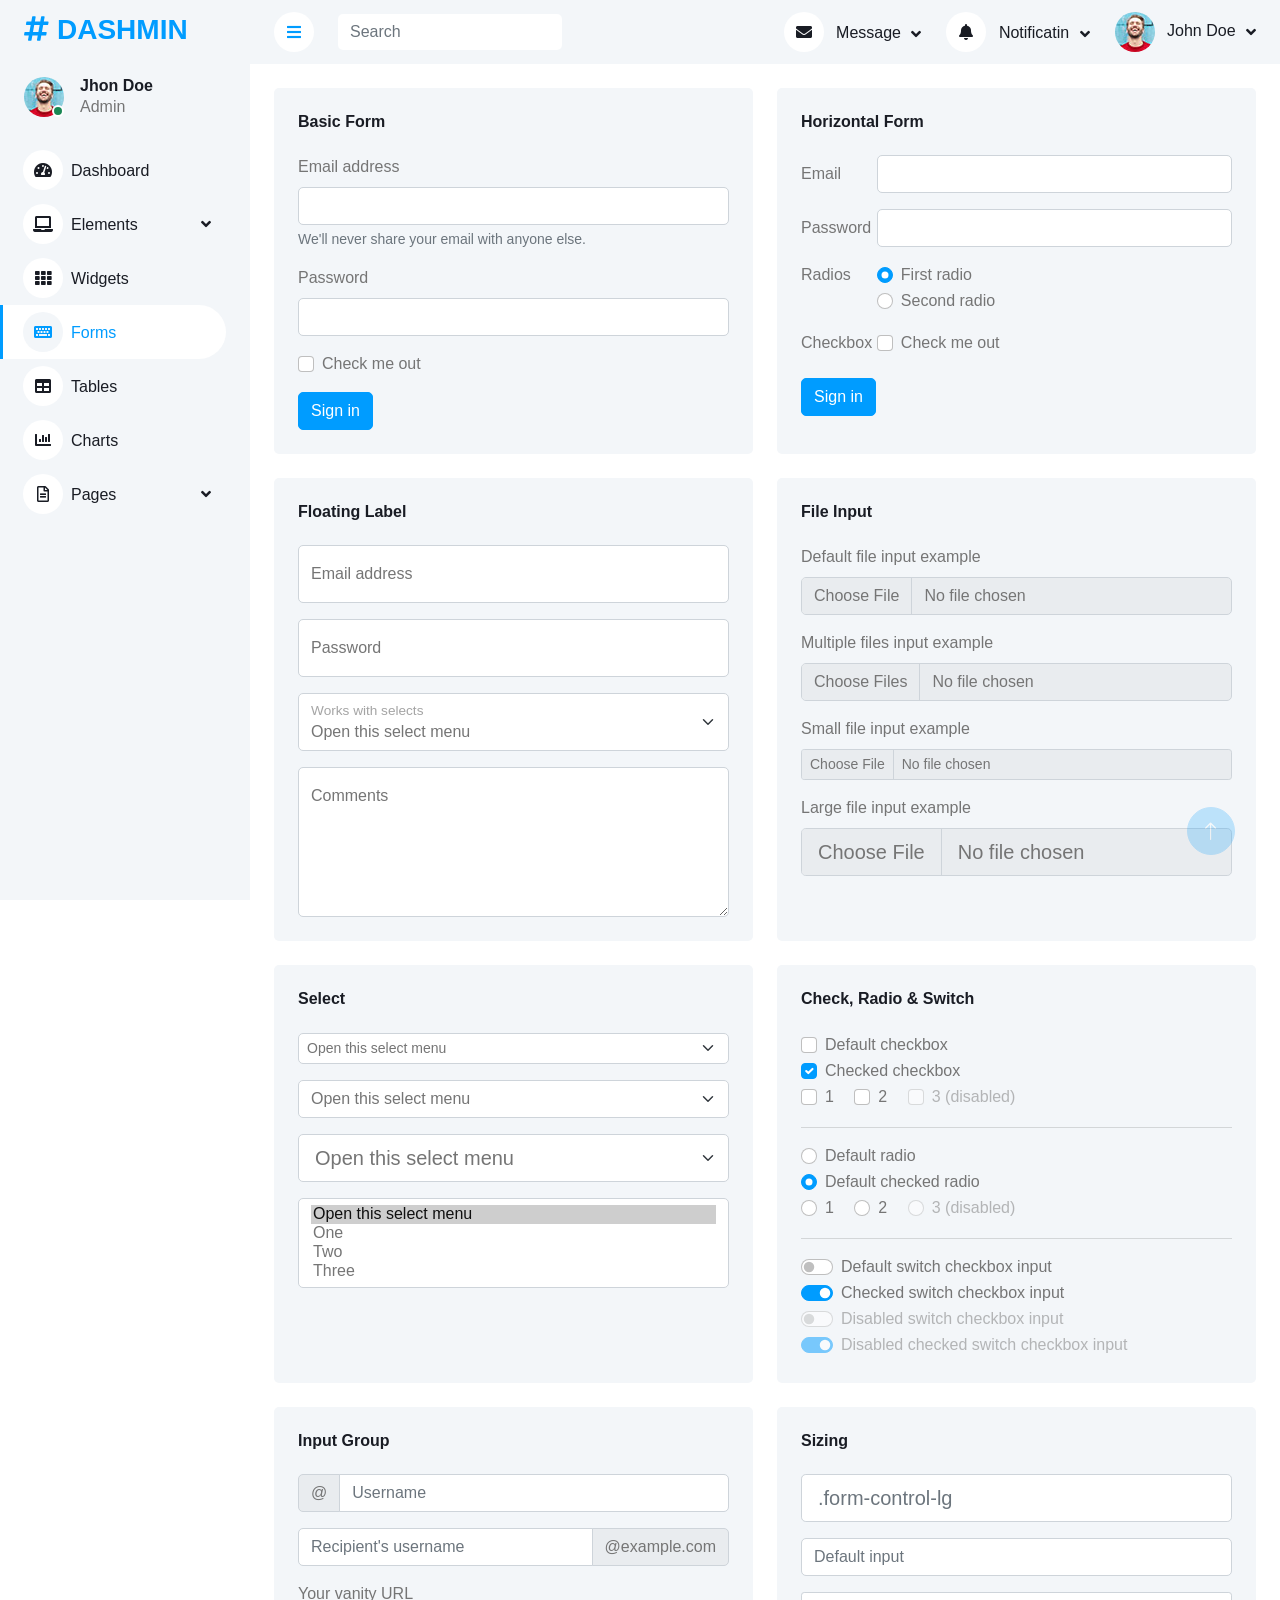
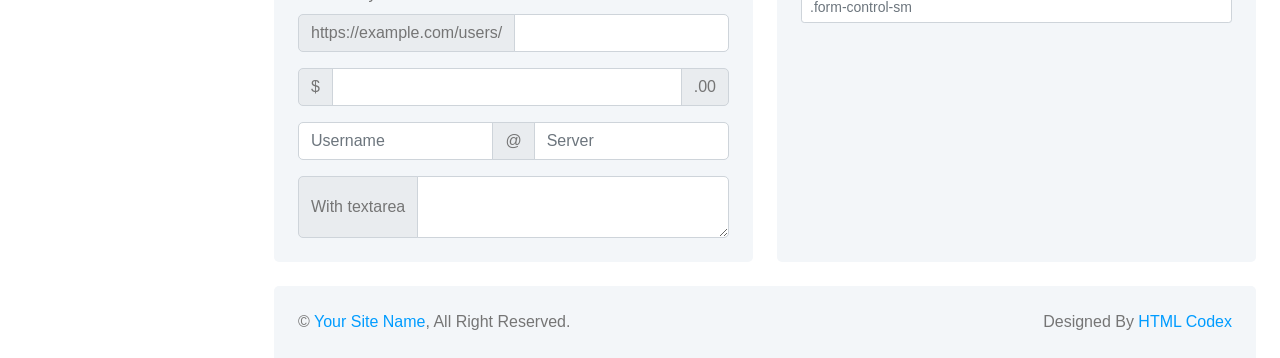
<file: view-back/form.html>
<!DOCTYPE html>
<html lang="en">

<head>
    <meta charset="utf-8">
    <title>DASHMIN - Bootstrap Admin Template</title>
    <meta content="width=device-width, initial-scale=1.0" name="viewport">
    <meta content="" name="keywords">
    <meta content="" name="description">

    <!-- Favicon -->
    <link href="img/favicon.ico" rel="icon">

    <!-- Google Web Fonts -->
    <link rel="preconnect" href="https://fonts.googleapis.com">
    <link rel="preconnect" href="https://fonts.gstatic.com" crossorigin>
    <link href="https://fonts.googleapis.com/css2?family=Heebo:wght@400;500;600;700&display=swap" rel="stylesheet">
    
    <!-- Icon Font Stylesheet -->
    <link href="https://cdnjs.cloudflare.com/ajax/libs/font-awesome/5.10.0/css/all.min.css" rel="stylesheet">
    <link href="https://cdn.jsdelivr.net/npm/bootstrap-icons@1.4.1/font/bootstrap-icons.css" rel="stylesheet">

    <!-- Libraries Stylesheet -->
    <link href="lib/owlcarousel/assets/owl.carousel.min.css" rel="stylesheet">
    <link href="lib/tempusdominus/css/tempusdominus-bootstrap-4.min.css" rel="stylesheet" />

    <!-- Customized Bootstrap Stylesheet -->
    <link href="css/bootstrap.min.css" rel="stylesheet">

    <!-- Template Stylesheet -->
    <link href="css/style.css" rel="stylesheet">
</head>

<body>
    <div class="container-xxl position-relative bg-white d-flex p-0">
        <!-- Spinner Start -->
        <div id="spinner" class="show bg-white position-fixed translate-middle w-100 vh-100 top-50 start-50 d-flex align-items-center justify-content-center">
            <div class="spinner-border text-primary" style="width: 3rem; height: 3rem;" role="status">
                <span class="sr-only">Loading...</span>
            </div>
        </div>
        <!-- Spinner End -->


        <!-- Sidebar Start -->
        <div class="sidebar pe-4 pb-3">
            <nav class="navbar bg-light navbar-light">
                <a href="index.html" class="navbar-brand mx-4 mb-3">
                    <h3 class="text-primary"><i class="fa fa-hashtag me-2"></i>DASHMIN</h3>
                </a>
                <div class="d-flex align-items-center ms-4 mb-4">
                    <div class="position-relative">
                        <img class="rounded-circle" src="img/user.jpg" alt="" style="width: 40px; height: 40px;">
                        <div class="bg-success rounded-circle border border-2 border-white position-absolute end-0 bottom-0 p-1"></div>
                    </div>
                    <div class="ms-3">
                        <h6 class="mb-0">Jhon Doe</h6>
                        <span>Admin</span>
                    </div>
                </div>
                <div class="navbar-nav w-100">
                    <a href="index.html" class="nav-item nav-link"><i class="fa fa-tachometer-alt me-2"></i>Dashboard</a>
                    <div class="nav-item dropdown">
                        <a href="#" class="nav-link dropdown-toggle" data-bs-toggle="dropdown"><i class="fa fa-laptop me-2"></i>Elements</a>
                        <div class="dropdown-menu bg-transparent border-0">
                            <a href="button.html" class="dropdown-item">Buttons</a>
                            <a href="typography.html" class="dropdown-item">Typography</a>
                            <a href="element.html" class="dropdown-item">Other Elements</a>
                        </div>
                    </div>
                    <a href="widget.html" class="nav-item nav-link"><i class="fa fa-th me-2"></i>Widgets</a>
                    <a href="form.html" class="nav-item nav-link active"><i class="fa fa-keyboard me-2"></i>Forms</a>
                    <a href="table.html" class="nav-item nav-link"><i class="fa fa-table me-2"></i>Tables</a>
                    <a href="chart.html" class="nav-item nav-link"><i class="fa fa-chart-bar me-2"></i>Charts</a>
                    <div class="nav-item dropdown">
                        <a href="#" class="nav-link dropdown-toggle" data-bs-toggle="dropdown"><i class="far fa-file-alt me-2"></i>Pages</a>
                        <div class="dropdown-menu bg-transparent border-0">
                            <a href="signin.html" class="dropdown-item">Sign In</a>
                            <a href="signup.html" class="dropdown-item">Sign Up</a>
                            <a href="404.html" class="dropdown-item">404 Error</a>
                            <a href="blank.html" class="dropdown-item">Blank Page</a>
                        </div>
                    </div>
                </div>
            </nav>
        </div>
        <!-- Sidebar End -->


        <!-- Content Start -->
        <div class="content">
            <!-- Navbar Start -->
            <nav class="navbar navbar-expand bg-light navbar-light sticky-top px-4 py-0">
                <a href="index.html" class="navbar-brand d-flex d-lg-none me-4">
                    <h2 class="text-primary mb-0"><i class="fa fa-hashtag"></i></h2>
                </a>
                <a href="#" class="sidebar-toggler flex-shrink-0">
                    <i class="fa fa-bars"></i>
                </a>
                <form class="d-none d-md-flex ms-4">
                    <input class="form-control border-0" type="search" placeholder="Search">
                </form>
                <div class="navbar-nav align-items-center ms-auto">
                    <div class="nav-item dropdown">
                        <a href="#" class="nav-link dropdown-toggle" data-bs-toggle="dropdown">
                            <i class="fa fa-envelope me-lg-2"></i>
                            <span class="d-none d-lg-inline-flex">Message</span>
                        </a>
                        <div class="dropdown-menu dropdown-menu-end bg-light border-0 rounded-0 rounded-bottom m-0">
                            <a href="#" class="dropdown-item">
                                <div class="d-flex align-items-center">
                                    <img class="rounded-circle" src="img/user.jpg" alt="" style="width: 40px; height: 40px;">
                                    <div class="ms-2">
                                        <h6 class="fw-normal mb-0">Jhon send you a message</h6>
                                        <small>15 minutes ago</small>
                                    </div>
                                </div>
                            </a>
                            <hr class="dropdown-divider">
                            <a href="#" class="dropdown-item">
                                <div class="d-flex align-items-center">
                                    <img class="rounded-circle" src="img/user.jpg" alt="" style="width: 40px; height: 40px;">
                                    <div class="ms-2">
                                        <h6 class="fw-normal mb-0">Jhon send you a message</h6>
                                        <small>15 minutes ago</small>
                                    </div>
                                </div>
                            </a>
                            <hr class="dropdown-divider">
                            <a href="#" class="dropdown-item">
                                <div class="d-flex align-items-center">
                                    <img class="rounded-circle" src="img/user.jpg" alt="" style="width: 40px; height: 40px;">
                                    <div class="ms-2">
                                        <h6 class="fw-normal mb-0">Jhon send you a message</h6>
                                        <small>15 minutes ago</small>
                                    </div>
                                </div>
                            </a>
                            <hr class="dropdown-divider">
                            <a href="#" class="dropdown-item text-center">See all message</a>
                        </div>
                    </div>
                    <div class="nav-item dropdown">
                        <a href="#" class="nav-link dropdown-toggle" data-bs-toggle="dropdown">
                            <i class="fa fa-bell me-lg-2"></i>
                            <span class="d-none d-lg-inline-flex">Notificatin</span>
                        </a>
                        <div class="dropdown-menu dropdown-menu-end bg-light border-0 rounded-0 rounded-bottom m-0">
                            <a href="#" class="dropdown-item">
                                <h6 class="fw-normal mb-0">Profile updated</h6>
                                <small>15 minutes ago</small>
                            </a>
                            <hr class="dropdown-divider">
                            <a href="#" class="dropdown-item">
                                <h6 class="fw-normal mb-0">New user added</h6>
                                <small>15 minutes ago</small>
                            </a>
                            <hr class="dropdown-divider">
                            <a href="#" class="dropdown-item">
                                <h6 class="fw-normal mb-0">Password changed</h6>
                                <small>15 minutes ago</small>
                            </a>
                            <hr class="dropdown-divider">
                            <a href="#" class="dropdown-item text-center">See all notifications</a>
                        </div>
                    </div>
                    <div class="nav-item dropdown">
                        <a href="#" class="nav-link dropdown-toggle" data-bs-toggle="dropdown">
                            <img class="rounded-circle me-lg-2" src="img/user.jpg" alt="" style="width: 40px; height: 40px;">
                            <span class="d-none d-lg-inline-flex">John Doe</span>
                        </a>
                        <div class="dropdown-menu dropdown-menu-end bg-light border-0 rounded-0 rounded-bottom m-0">
                            <a href="#" class="dropdown-item">My Profile</a>
                            <a href="#" class="dropdown-item">Settings</a>
                            <a href="#" class="dropdown-item">Log Out</a>
                        </div>
                    </div>
                </div>
            </nav>
            <!-- Navbar End -->


            <!-- Form Start -->
            <div class="container-fluid pt-4 px-4">
                <div class="row g-4">
                    <div class="col-sm-12 col-xl-6">
                        <div class="bg-light rounded h-100 p-4">
                            <h6 class="mb-4">Basic Form</h6>
                            <form>
                                <div class="mb-3">
                                    <label for="exampleInputEmail1" class="form-label">Email address</label>
                                    <input type="email" class="form-control" id="exampleInputEmail1"
                                        aria-describedby="emailHelp">
                                    <div id="emailHelp" class="form-text">We'll never share your email with anyone else.
                                    </div>
                                </div>
                                <div class="mb-3">
                                    <label for="exampleInputPassword1" class="form-label">Password</label>
                                    <input type="password" class="form-control" id="exampleInputPassword1">
                                </div>
                                <div class="mb-3 form-check">
                                    <input type="checkbox" class="form-check-input" id="exampleCheck1">
                                    <label class="form-check-label" for="exampleCheck1">Check me out</label>
                                </div>
                                <button type="submit" class="btn btn-primary">Sign in</button>
                            </form>
                        </div>
                    </div>
                    <div class="col-sm-12 col-xl-6">
                        <div class="bg-light rounded h-100 p-4">
                            <h6 class="mb-4">Horizontal Form</h6>
                            <form>
                                <div class="row mb-3">
                                    <label for="inputEmail3" class="col-sm-2 col-form-label">Email</label>
                                    <div class="col-sm-10">
                                        <input type="email" class="form-control" id="inputEmail3">
                                    </div>
                                </div>
                                <div class="row mb-3">
                                    <label for="inputPassword3" class="col-sm-2 col-form-label">Password</label>
                                    <div class="col-sm-10">
                                        <input type="password" class="form-control" id="inputPassword3">
                                    </div>
                                </div>
                                <fieldset class="row mb-3">
                                    <legend class="col-form-label col-sm-2 pt-0">Radios</legend>
                                    <div class="col-sm-10">
                                        <div class="form-check">
                                            <input class="form-check-input" type="radio" name="gridRadios"
                                                id="gridRadios1" value="option1" checked>
                                            <label class="form-check-label" for="gridRadios1">
                                                First radio
                                            </label>
                                        </div>
                                        <div class="form-check">
                                            <input class="form-check-input" type="radio" name="gridRadios"
                                                id="gridRadios2" value="option2">
                                            <label class="form-check-label" for="gridRadios2">
                                                Second radio
                                            </label>
                                        </div>
                                    </div>
                                </fieldset>
                                <div class="row mb-3">
                                    <legend class="col-form-label col-sm-2 pt-0">Checkbox</legend>
                                    <div class="col-sm-10">
                                        <div class="form-check">
                                            <input class="form-check-input" type="checkbox" id="gridCheck1">
                                            <label class="form-check-label" for="gridCheck1">
                                                Check me out
                                            </label>
                                        </div>
                                    </div>
                                </div>
                                <button type="submit" class="btn btn-primary">Sign in</button>
                            </form>
                        </div>
                    </div>
                    <div class="col-sm-12 col-xl-6">
                        <div class="bg-light rounded h-100 p-4">
                            <h6 class="mb-4">Floating Label</h6>
                            <div class="form-floating mb-3">
                                <input type="email" class="form-control" id="floatingInput"
                                    placeholder="name@example.com">
                                <label for="floatingInput">Email address</label>
                            </div>
                            <div class="form-floating mb-3">
                                <input type="password" class="form-control" id="floatingPassword"
                                    placeholder="Password">
                                <label for="floatingPassword">Password</label>
                            </div>
                            <div class="form-floating mb-3">
                                <select class="form-select" id="floatingSelect"
                                    aria-label="Floating label select example">
                                    <option selected>Open this select menu</option>
                                    <option value="1">One</option>
                                    <option value="2">Two</option>
                                    <option value="3">Three</option>
                                </select>
                                <label for="floatingSelect">Works with selects</label>
                            </div>
                            <div class="form-floating">
                                <textarea class="form-control" placeholder="Leave a comment here"
                                    id="floatingTextarea" style="height: 150px;"></textarea>
                                <label for="floatingTextarea">Comments</label>
                            </div>
                        </div>
                    </div>
                    <div class="col-sm-12 col-xl-6">
                        <div class="bg-light rounded h-100 p-4">
                            <h6 class="mb-4">File Input</h6>
                            <div class="mb-3">
                                <label for="formFile" class="form-label">Default file input example</label>
                                <input class="form-control" type="file" id="formFile">
                            </div>
                            <div class="mb-3">
                                <label for="formFileMultiple" class="form-label">Multiple files input example</label>
                                <input class="form-control" type="file" id="formFileMultiple" multiple>
                            </div>
                            <div class="mb-3">
                                <label for="formFileSm" class="form-label">Small file input example</label>
                                <input class="form-control form-control-sm" id="formFileSm" type="file">
                            </div>
                            <div>
                                <label for="formFileLg" class="form-label">Large file input example</label>
                                <input class="form-control form-control-lg" id="formFileLg" type="file">
                            </div>
                        </div>
                    </div>
                    <div class="col-sm-12 col-xl-6">
                        <div class="bg-light rounded h-100 p-4">
                            <h6 class="mb-4">Select</h6>
                            <select class="form-select form-select-sm mb-3" aria-label=".form-select-sm example">
                                <option selected>Open this select menu</option>
                                <option value="1">One</option>
                                <option value="2">Two</option>
                                <option value="3">Three</option>
                            </select>
                            <select class="form-select mb-3" aria-label="Default select example">
                                <option selected>Open this select menu</option>
                                <option value="1">One</option>
                                <option value="2">Two</option>
                                <option value="3">Three</option>
                            </select>
                            <select class="form-select form-select-lg mb-3" aria-label=".form-select-lg example">
                                <option selected>Open this select menu</option>
                                <option value="1">One</option>
                                <option value="2">Two</option>
                                <option value="3">Three</option>
                            </select>
                            <select class="form-select" multiple aria-label="multiple select example">
                                <option selected>Open this select menu</option>
                                <option value="1">One</option>
                                <option value="2">Two</option>
                                <option value="3">Three</option>
                            </select>
                        </div>
                    </div>
                    <div class="col-sm-12 col-xl-6">
                        <div class="bg-light rounded h-100 p-4">
                            <h6 class="mb-4">Check, Radio & Switch</h6>
                            <div class="form-check">
                                <input class="form-check-input" type="checkbox" value="" id="flexCheckDefault">
                                <label class="form-check-label" for="flexCheckDefault">
                                    Default checkbox
                                </label>
                            </div>
                            <div class="form-check">
                                <input class="form-check-input" type="checkbox" value="" id="flexCheckChecked" checked>
                                <label class="form-check-label" for="flexCheckChecked">
                                    Checked checkbox
                                </label>
                            </div>
                            <div class="form-check form-check-inline">
                                <input class="form-check-input" type="checkbox" id="inlineCheckbox1" value="option1">
                                <label class="form-check-label" for="inlineCheckbox1">1</label>
                            </div>
                            <div class="form-check form-check-inline">
                                <input class="form-check-input" type="checkbox" id="inlineCheckbox2" value="option2">
                                <label class="form-check-label" for="inlineCheckbox2">2</label>
                            </div>
                            <div class="form-check form-check-inline">
                                <input class="form-check-input" type="checkbox" id="inlineCheckbox3" value="option3"
                                    disabled>
                                <label class="form-check-label" for="inlineCheckbox3">3 (disabled)</label>
                            </div>
                            <hr>
                            <div class="form-check">
                                <input class="form-check-input" type="radio" name="flexRadioDefault"
                                    id="flexRadioDefault1">
                                <label class="form-check-label" for="flexRadioDefault1">
                                    Default radio
                                </label>
                            </div>
                            <div class="form-check">
                                <input class="form-check-input" type="radio" name="flexRadioDefault"
                                    id="flexRadioDefault2" checked>
                                <label class="form-check-label" for="flexRadioDefault2">
                                    Default checked radio
                                </label>
                            </div>
                            <div class="form-check form-check-inline">
                                <input class="form-check-input" type="radio" name="inlineRadioOptions" id="inlineRadio1"
                                    value="option1">
                                <label class="form-check-label" for="inlineRadio1">1</label>
                            </div>
                            <div class="form-check form-check-inline">
                                <input class="form-check-input" type="radio" name="inlineRadioOptions" id="inlineRadio2"
                                    value="option2">
                                <label class="form-check-label" for="inlineRadio2">2</label>
                            </div>
                            <div class="form-check form-check-inline">
                                <input class="form-check-input" type="radio" name="inlineRadioOptions" id="inlineRadio3"
                                    value="option3" disabled>
                                <label class="form-check-label" for="inlineRadio3">3 (disabled)</label>
                            </div>
                            <hr>
                            <div class="form-check form-switch">
                                <input class="form-check-input" type="checkbox" role="switch"
                                    id="flexSwitchCheckDefault">
                                <label class="form-check-label" for="flexSwitchCheckDefault">Default switch checkbox
                                    input</label>
                            </div>
                            <div class="form-check form-switch">
                                <input class="form-check-input" type="checkbox" role="switch"
                                    id="flexSwitchCheckChecked" checked>
                                <label class="form-check-label" for="flexSwitchCheckChecked">Checked switch checkbox
                                    input</label>
                            </div>
                            <div class="form-check form-switch">
                                <input class="form-check-input" type="checkbox" role="switch"
                                    id="flexSwitchCheckDisabled" disabled>
                                <label class="form-check-label" for="flexSwitchCheckDisabled">Disabled switch checkbox
                                    input</label>
                            </div>
                            <div class="form-check form-switch">
                                <input class="form-check-input" type="checkbox" role="switch"
                                    id="flexSwitchCheckCheckedDisabled" checked disabled>
                                <label class="form-check-label" for="flexSwitchCheckCheckedDisabled">Disabled checked
                                    switch checkbox input</label>
                            </div>
                        </div>
                    </div>
                    <div class="col-sm-12 col-xl-6">
                        <div class="bg-light rounded h-100 p-4">
                            <h6 class="mb-4">Input Group</h6>
                            <div class="input-group mb-3">
                                <span class="input-group-text" id="basic-addon1">@</span>
                                <input type="text" class="form-control" placeholder="Username" aria-label="Username"
                                    aria-describedby="basic-addon1">
                            </div>
                            <div class="input-group mb-3">
                                <input type="text" class="form-control" placeholder="Recipient's username"
                                    aria-label="Recipient's username" aria-describedby="basic-addon2">
                                <span class="input-group-text" id="basic-addon2">@example.com</span>
                            </div>
                            <label for="basic-url" class="form-label">Your vanity URL</label>
                            <div class="input-group mb-3">
                                <span class="input-group-text" id="basic-addon3">https://example.com/users/</span>
                                <input type="text" class="form-control" id="basic-url" aria-describedby="basic-addon3">
                            </div>
                            <div class="input-group mb-3">
                                <span class="input-group-text">$</span>
                                <input type="text" class="form-control" aria-label="Amount (to the nearest dollar)">
                                <span class="input-group-text">.00</span>
                            </div>
                            <div class="input-group mb-3">
                                <input type="text" class="form-control" placeholder="Username" aria-label="Username">
                                <span class="input-group-text">@</span>
                                <input type="text" class="form-control" placeholder="Server" aria-label="Server">
                            </div>
                            <div class="input-group">
                                <span class="input-group-text">With textarea</span>
                                <textarea class="form-control" aria-label="With textarea"></textarea>
                            </div>
                        </div>
                    </div>
                    <div class="col-sm-12 col-xl-6">
                        <div class="bg-light rounded h-100 p-4">
                            <h6 class="mb-4">Sizing</h6>
                            <input class="form-control form-control-lg mb-3" type="text" placeholder=".form-control-lg"
                                aria-label=".form-control-lg example">
                            <input class="form-control mb-3" type="text" placeholder="Default input"
                                aria-label="default input example">
                            <input class="form-control form-control-sm" type="text" placeholder=".form-control-sm"
                                aria-label=".form-control-sm example">
                        </div>
                    </div>
                </div>
            </div>
            <!-- Form End -->


            <!-- Footer Start -->
            <div class="container-fluid pt-4 px-4">
                <div class="bg-light rounded-top p-4">
                    <div class="row">
                        <div class="col-12 col-sm-6 text-center text-sm-start">
                            &copy; <a href="#">Your Site Name</a>, All Right Reserved. 
                        </div>
                        <div class="col-12 col-sm-6 text-center text-sm-end">
                            <!--/*** This template is free as long as you keep the footer author’s credit link/attribution link/backlink. If you'd like to use the template without the footer author’s credit link/attribution link/backlink, you can purchase the Credit Removal License from "https://htmlcodex.com/credit-removal". Thank you for your support. ***/-->
                            Designed By <a href="https://htmlcodex.com">HTML Codex</a>
                        </div>
                    </div>
                </div>
            </div>
            <!-- Footer End -->
        </div>
        <!-- Content End -->


        <!-- Back to Top -->
        <a href="#" class="btn btn-lg btn-primary btn-lg-square back-to-top"><i class="bi bi-arrow-up"></i></a>
    </div>

    <!-- JavaScript Libraries -->
    <script src="https://code.jquery.com/jquery-3.4.1.min.js"></script>
    <script src="https://cdn.jsdelivr.net/npm/bootstrap@5.0.0/dist/js/bootstrap.bundle.min.js"></script>
    <script src="lib/chart/chart.min.js"></script>
    <script src="lib/easing/easing.min.js"></script>
    <script src="lib/waypoints/waypoints.min.js"></script>
    <script src="lib/owlcarousel/owl.carousel.min.js"></script>
    <script src="lib/tempusdominus/js/moment.min.js"></script>
    <script src="lib/tempusdominus/js/moment-timezone.min.js"></script>
    <script src="lib/tempusdominus/js/tempusdominus-bootstrap-4.min.js"></script>

    <!-- Template Javascript -->
    <script src="js/main.js"></script>
</body>

</html>
</file>
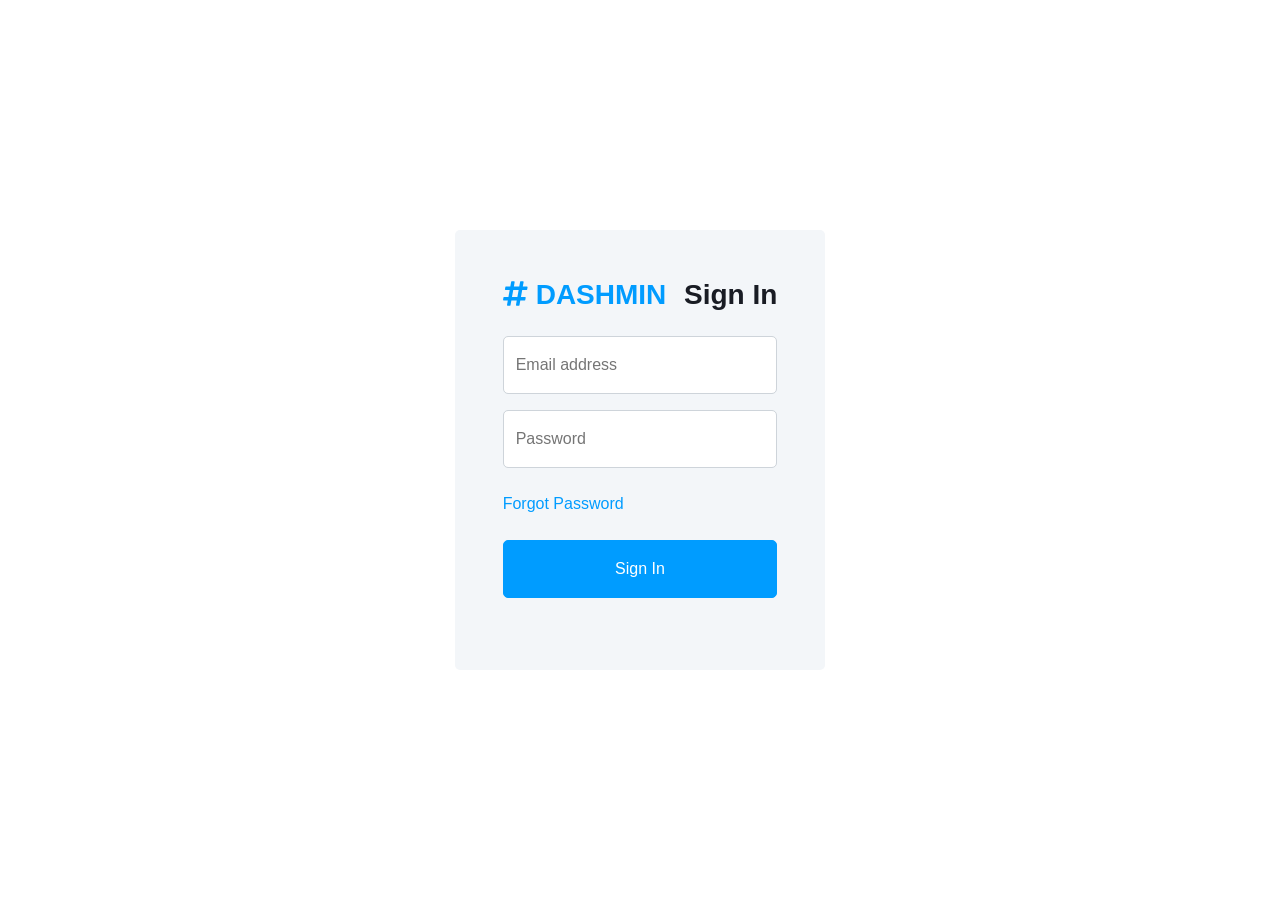
<file: view-back/signin.html>
<!DOCTYPE html>
<html lang="en">

<head>
    <meta charset="utf-8">
    <title>DASHMIN - Bootstrap Admin Template</title>
    <meta content="width=device-width, initial-scale=1.0" name="viewport">
    <meta content="" name="keywords">
    <meta content="" name="description">

    <!-- Favicon -->
    <link href="img/favicon.ico" rel="icon">

    <!-- Google Web Fonts -->
    <link rel="preconnect" href="https://fonts.googleapis.com">
    <link rel="preconnect" href="https://fonts.gstatic.com" crossorigin>
    <link href="https://fonts.googleapis.com/css2?family=Heebo:wght@400;500;600;700&display=swap" rel="stylesheet">
    
    <!-- Icon Font Stylesheet -->
    <link href="https://cdnjs.cloudflare.com/ajax/libs/font-awesome/5.10.0/css/all.min.css" rel="stylesheet">
    <link href="https://cdn.jsdelivr.net/npm/bootstrap-icons@1.4.1/font/bootstrap-icons.css" rel="stylesheet">

    <!-- Libraries Stylesheet -->
    <link href="lib/owlcarousel/assets/owl.carousel.min.css" rel="stylesheet">
    <link href="lib/tempusdominus/css/tempusdominus-bootstrap-4.min.css" rel="stylesheet" />

    <!-- Customized Bootstrap Stylesheet -->
    <link href="css/bootstrap.min.css" rel="stylesheet">

    <!-- Template Stylesheet -->
    <link href="css/style.css" rel="stylesheet">
</head>

<body>
    <div class="container-xxl position-relative bg-white d-flex p-0">
        <!-- Spinner Start -->
        <div id="spinner" class="show bg-white position-fixed translate-middle w-100 vh-100 top-50 start-50 d-flex align-items-center justify-content-center">
            <div class="spinner-border text-primary" style="width: 3rem; height: 3rem;" role="status">
                <span class="sr-only">Loading...</span>
            </div>
        </div>
        <!-- Spinner End -->


        <!-- Sign In Start -->
        <div class="container-fluid">
            <div class="row h-100 align-items-center justify-content-center" style="min-height: 100vh;">
                <div class="col-12 col-sm-8 col-md-6 col-lg-5 col-xl-4">
                    <div class="bg-light rounded p-4 p-sm-5 my-4 mx-3">
                        <div class="d-flex align-items-center justify-content-between mb-3">
                            <a href="index.html" class="">
                                <h3 class="text-primary"><i class="fa fa-hashtag me-2"></i>DASHMIN</h3>
                            </a>
                            <h3>Sign In</h3>
                        </div>
                        <div class="form-floating mb-3">
                            <input type="email" class="form-control" name="email" id="email" placeholder="name@example.com">
                            <label for="email">Email address</label>
                        </div>
                        <div class="form-floating mb-4">
                            <input type="password" id="password" name="password" class="form-control" id="floatingPassword" placeholder="Password">
                            <label for="password">Password</label>
                        </div>
                        <div class="d-flex align-items-center justify-content-between mb-4">
                           
                            <a href="">Forgot Password</a>
                        </div>
                        <button type="submit" class="btn btn-primary py-3 w-100 mb-4">Sign In</button>

                    </div>
                </div>
            </div>
        </div>
        <!-- Sign In End -->
    </div>

    <!-- JavaScript Libraries -->
    <script src="https://code.jquery.com/jquery-3.4.1.min.js"></script>
    <script src="https://cdn.jsdelivr.net/npm/bootstrap@5.0.0/dist/js/bootstrap.bundle.min.js"></script>
    <script src="lib/chart/chart.min.js"></script>
    <script src="lib/easing/easing.min.js"></script>
    <script src="lib/waypoints/waypoints.min.js"></script>
    <script src="lib/owlcarousel/owl.carousel.min.js"></script>
    <script src="lib/tempusdominus/js/moment.min.js"></script>
    <script src="lib/tempusdominus/js/moment-timezone.min.js"></script>
    <script src="lib/tempusdominus/js/tempusdominus-bootstrap-4.min.js"></script>

    <!-- Template Javascript -->
    <script src="js/main.js"></script>
</body>

</html>
</file>
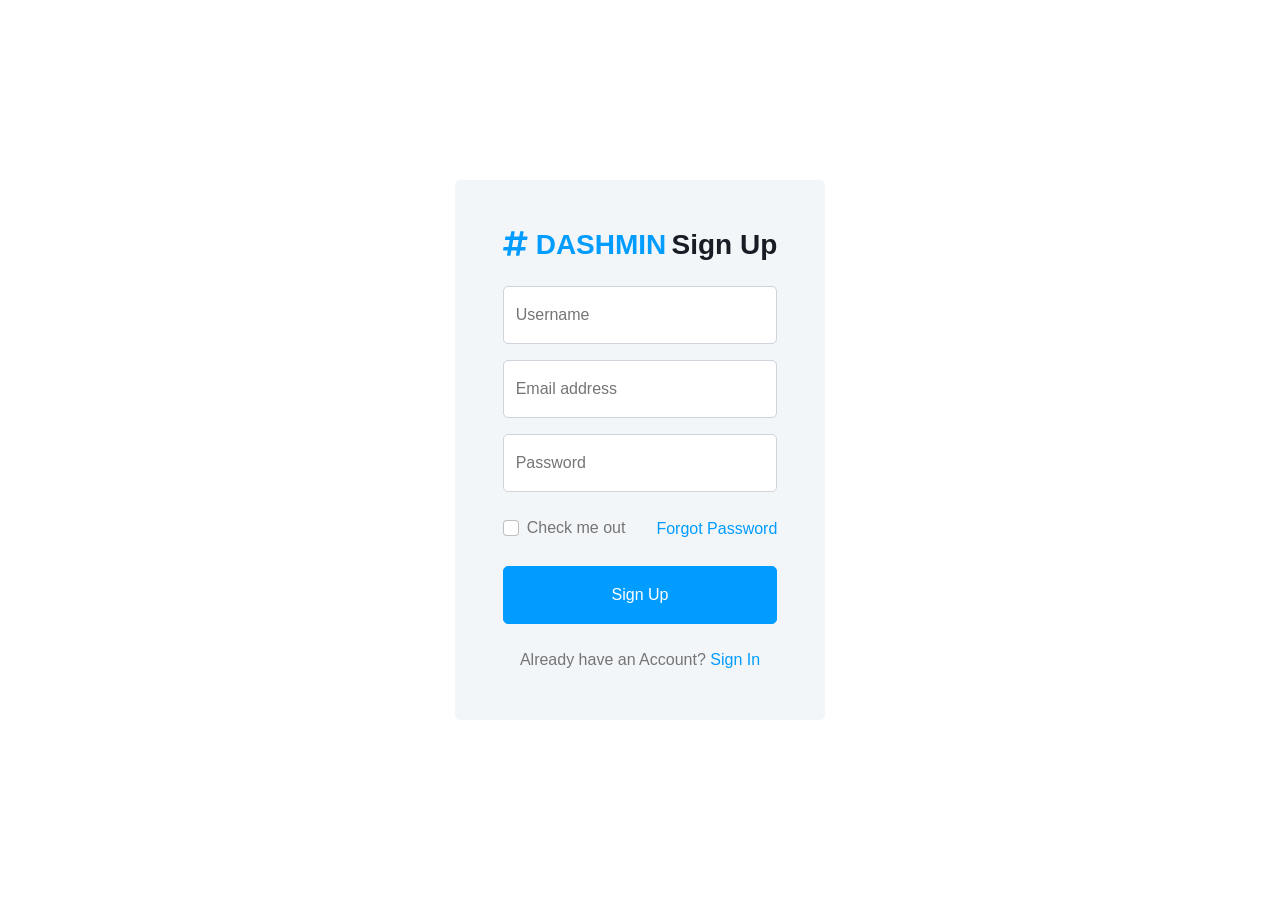
<file: view-back/signup.html>
<!DOCTYPE html>
<html lang="en">

<head>
    <meta charset="utf-8">
    <title>DASHMIN - Bootstrap Admin Template</title>
    <meta content="width=device-width, initial-scale=1.0" name="viewport">
    <meta content="" name="keywords">
    <meta content="" name="description">

    <!-- Favicon -->
    <link href="img/favicon.ico" rel="icon">

    <!-- Google Web Fonts -->
    <link rel="preconnect" href="https://fonts.googleapis.com">
    <link rel="preconnect" href="https://fonts.gstatic.com" crossorigin>
    <link href="https://fonts.googleapis.com/css2?family=Heebo:wght@400;500;600;700&display=swap" rel="stylesheet">
    
    <!-- Icon Font Stylesheet -->
    <link href="https://cdnjs.cloudflare.com/ajax/libs/font-awesome/5.10.0/css/all.min.css" rel="stylesheet">
    <link href="https://cdn.jsdelivr.net/npm/bootstrap-icons@1.4.1/font/bootstrap-icons.css" rel="stylesheet">

    <!-- Libraries Stylesheet -->
    <link href="lib/owlcarousel/assets/owl.carousel.min.css" rel="stylesheet">
    <link href="lib/tempusdominus/css/tempusdominus-bootstrap-4.min.css" rel="stylesheet" />

    <!-- Customized Bootstrap Stylesheet -->
    <link href="css/bootstrap.min.css" rel="stylesheet">

    <!-- Template Stylesheet -->
    <link href="css/style.css" rel="stylesheet">
</head>

<body>
    <div class="container-xxl position-relative bg-white d-flex p-0">
        <!-- Spinner Start -->
        <div id="spinner" class="show bg-white position-fixed translate-middle w-100 vh-100 top-50 start-50 d-flex align-items-center justify-content-center">
            <div class="spinner-border text-primary" style="width: 3rem; height: 3rem;" role="status">
                <span class="sr-only">Loading...</span>
            </div>
        </div>
        <!-- Spinner End -->


        <!-- Sign Up Start -->
        <div class="container-fluid">
            <div class="row h-100 align-items-center justify-content-center" style="min-height: 100vh;">
                <div class="col-12 col-sm-8 col-md-6 col-lg-5 col-xl-4">
                    <div class="bg-light rounded p-4 p-sm-5 my-4 mx-3">
                        <div class="d-flex align-items-center justify-content-between mb-3">
                            <a href="index.html" class="">
                                <h3 class="text-primary"><i class="fa fa-hashtag me-2"></i>DASHMIN</h3>
                            </a>
                            <h3>Sign Up</h3>
                        </div>
                        <div class="form-floating mb-3">
                            <input type="text" class="form-control" id="floatingText" placeholder="jhondoe">
                            <label for="floatingText">Username</label>
                        </div>
                        <div class="form-floating mb-3">
                            <input type="email" class="form-control" id="floatingInput" placeholder="name@example.com">
                            <label for="floatingInput">Email address</label>
                        </div>
                        <div class="form-floating mb-4">
                            <input type="password" class="form-control" id="floatingPassword" placeholder="Password">
                            <label for="floatingPassword">Password</label>
                        </div>
                        <div class="d-flex align-items-center justify-content-between mb-4">
                            <div class="form-check">
                                <input type="checkbox" class="form-check-input" id="exampleCheck1">
                                <label class="form-check-label" for="exampleCheck1">Check me out</label>
                            </div>
                            <a href="">Forgot Password</a>
                        </div>
                        <button type="submit" class="btn btn-primary py-3 w-100 mb-4">Sign Up</button>
                        <p class="text-center mb-0">Already have an Account? <a href="">Sign In</a></p>
                    </div>
                </div>
            </div>
        </div>
        <!-- Sign Up End -->
    </div>

    <!-- JavaScript Libraries -->
    <script src="https://code.jquery.com/jquery-3.4.1.min.js"></script>
    <script src="https://cdn.jsdelivr.net/npm/bootstrap@5.0.0/dist/js/bootstrap.bundle.min.js"></script>
    <script src="lib/chart/chart.min.js"></script>
    <script src="lib/easing/easing.min.js"></script>
    <script src="lib/waypoints/waypoints.min.js"></script>
    <script src="lib/owlcarousel/owl.carousel.min.js"></script>
    <script src="lib/tempusdominus/js/moment.min.js"></script>
    <script src="lib/tempusdominus/js/moment-timezone.min.js"></script>
    <script src="lib/tempusdominus/js/tempusdominus-bootstrap-4.min.js"></script>

    <!-- Template Javascript -->
    <script src="js/main.js"></script>
</body>

</html>
</file>
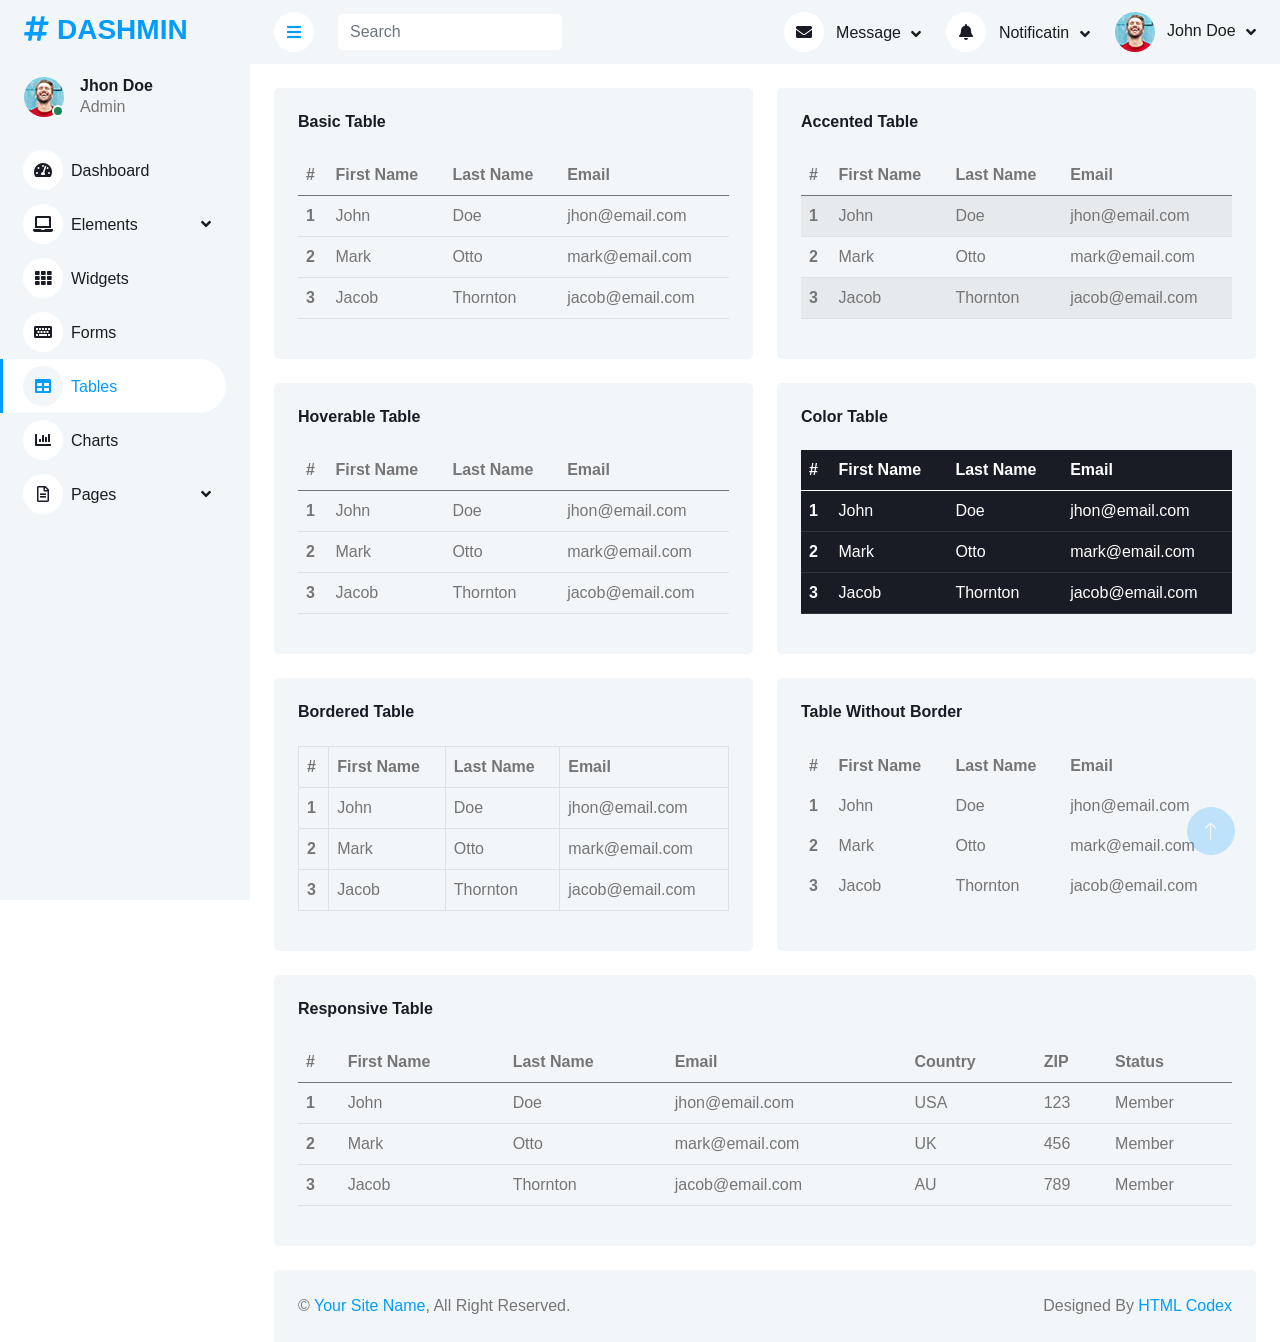
<file: view-back/table.html>
<!DOCTYPE html>
<html lang="en">

<head>
    <meta charset="utf-8">
    <title>DASHMIN - Bootstrap Admin Template</title>
    <meta content="width=device-width, initial-scale=1.0" name="viewport">
    <meta content="" name="keywords">
    <meta content="" name="description">

    <!-- Favicon -->
    <link href="img/favicon.ico" rel="icon">

    <!-- Google Web Fonts -->
    <link rel="preconnect" href="https://fonts.googleapis.com">
    <link rel="preconnect" href="https://fonts.gstatic.com" crossorigin>
    <link href="https://fonts.googleapis.com/css2?family=Heebo:wght@400;500;600;700&display=swap" rel="stylesheet">
    
    <!-- Icon Font Stylesheet -->
    <link href="https://cdnjs.cloudflare.com/ajax/libs/font-awesome/5.10.0/css/all.min.css" rel="stylesheet">
    <link href="https://cdn.jsdelivr.net/npm/bootstrap-icons@1.4.1/font/bootstrap-icons.css" rel="stylesheet">

    <!-- Libraries Stylesheet -->
    <link href="lib/owlcarousel/assets/owl.carousel.min.css" rel="stylesheet">
    <link href="lib/tempusdominus/css/tempusdominus-bootstrap-4.min.css" rel="stylesheet" />

    <!-- Customized Bootstrap Stylesheet -->
    <link href="css/bootstrap.min.css" rel="stylesheet">

    <!-- Template Stylesheet -->
    <link href="css/style.css" rel="stylesheet">
</head>

<body>
    <div class="container-xxl position-relative bg-white d-flex p-0">
        <!-- Spinner Start -->
        <div id="spinner" class="show bg-white position-fixed translate-middle w-100 vh-100 top-50 start-50 d-flex align-items-center justify-content-center">
            <div class="spinner-border text-primary" style="width: 3rem; height: 3rem;" role="status">
                <span class="sr-only">Loading...</span>
            </div>
        </div>
        <!-- Spinner End -->


        <!-- Sidebar Start -->
        <div class="sidebar pe-4 pb-3">
            <nav class="navbar bg-light navbar-light">
                <a href="index.html" class="navbar-brand mx-4 mb-3">
                    <h3 class="text-primary"><i class="fa fa-hashtag me-2"></i>DASHMIN</h3>
                </a>
                <div class="d-flex align-items-center ms-4 mb-4">
                    <div class="position-relative">
                        <img class="rounded-circle" src="img/user.jpg" alt="" style="width: 40px; height: 40px;">
                        <div class="bg-success rounded-circle border border-2 border-white position-absolute end-0 bottom-0 p-1"></div>
                    </div>
                    <div class="ms-3">
                        <h6 class="mb-0">Jhon Doe</h6>
                        <span>Admin</span>
                    </div>
                </div>
                <div class="navbar-nav w-100">
                    <a href="index.html" class="nav-item nav-link"><i class="fa fa-tachometer-alt me-2"></i>Dashboard</a>
                    <div class="nav-item dropdown">
                        <a href="#" class="nav-link dropdown-toggle" data-bs-toggle="dropdown"><i class="fa fa-laptop me-2"></i>Elements</a>
                        <div class="dropdown-menu bg-transparent border-0">
                            <a href="button.html" class="dropdown-item">Buttons</a>
                            <a href="typography.html" class="dropdown-item">Typography</a>
                            <a href="element.html" class="dropdown-item">Other Elements</a>
                        </div>
                    </div>
                    <a href="widget.html" class="nav-item nav-link"><i class="fa fa-th me-2"></i>Widgets</a>
                    <a href="form.html" class="nav-item nav-link"><i class="fa fa-keyboard me-2"></i>Forms</a>
                    <a href="table.html" class="nav-item nav-link active"><i class="fa fa-table me-2"></i>Tables</a>
                    <a href="chart.html" class="nav-item nav-link"><i class="fa fa-chart-bar me-2"></i>Charts</a>
                    <div class="nav-item dropdown">
                        <a href="#" class="nav-link dropdown-toggle" data-bs-toggle="dropdown"><i class="far fa-file-alt me-2"></i>Pages</a>
                        <div class="dropdown-menu bg-transparent border-0">
                            <a href="signin.html" class="dropdown-item">Sign In</a>
                            <a href="signup.html" class="dropdown-item">Sign Up</a>
                            <a href="404.html" class="dropdown-item">404 Error</a>
                            <a href="blank.html" class="dropdown-item">Blank Page</a>
                        </div>
                    </div>
                </div>
            </nav>
        </div>
        <!-- Sidebar End -->


        <!-- Content Start -->
        <div class="content">
            <!-- Navbar Start -->
            <nav class="navbar navbar-expand bg-light navbar-light sticky-top px-4 py-0">
                <a href="index.html" class="navbar-brand d-flex d-lg-none me-4">
                    <h2 class="text-primary mb-0"><i class="fa fa-hashtag"></i></h2>
                </a>
                <a href="#" class="sidebar-toggler flex-shrink-0">
                    <i class="fa fa-bars"></i>
                </a>
                <form class="d-none d-md-flex ms-4">
                    <input class="form-control border-0" type="search" placeholder="Search">
                </form>
                <div class="navbar-nav align-items-center ms-auto">
                    <div class="nav-item dropdown">
                        <a href="#" class="nav-link dropdown-toggle" data-bs-toggle="dropdown">
                            <i class="fa fa-envelope me-lg-2"></i>
                            <span class="d-none d-lg-inline-flex">Message</span>
                        </a>
                        <div class="dropdown-menu dropdown-menu-end bg-light border-0 rounded-0 rounded-bottom m-0">
                            <a href="#" class="dropdown-item">
                                <div class="d-flex align-items-center">
                                    <img class="rounded-circle" src="img/user.jpg" alt="" style="width: 40px; height: 40px;">
                                    <div class="ms-2">
                                        <h6 class="fw-normal mb-0">Jhon send you a message</h6>
                                        <small>15 minutes ago</small>
                                    </div>
                                </div>
                            </a>
                            <hr class="dropdown-divider">
                            <a href="#" class="dropdown-item">
                                <div class="d-flex align-items-center">
                                    <img class="rounded-circle" src="img/user.jpg" alt="" style="width: 40px; height: 40px;">
                                    <div class="ms-2">
                                        <h6 class="fw-normal mb-0">Jhon send you a message</h6>
                                        <small>15 minutes ago</small>
                                    </div>
                                </div>
                            </a>
                            <hr class="dropdown-divider">
                            <a href="#" class="dropdown-item">
                                <div class="d-flex align-items-center">
                                    <img class="rounded-circle" src="img/user.jpg" alt="" style="width: 40px; height: 40px;">
                                    <div class="ms-2">
                                        <h6 class="fw-normal mb-0">Jhon send you a message</h6>
                                        <small>15 minutes ago</small>
                                    </div>
                                </div>
                            </a>
                            <hr class="dropdown-divider">
                            <a href="#" class="dropdown-item text-center">See all message</a>
                        </div>
                    </div>
                    <div class="nav-item dropdown">
                        <a href="#" class="nav-link dropdown-toggle" data-bs-toggle="dropdown">
                            <i class="fa fa-bell me-lg-2"></i>
                            <span class="d-none d-lg-inline-flex">Notificatin</span>
                        </a>
                        <div class="dropdown-menu dropdown-menu-end bg-light border-0 rounded-0 rounded-bottom m-0">
                            <a href="#" class="dropdown-item">
                                <h6 class="fw-normal mb-0">Profile updated</h6>
                                <small>15 minutes ago</small>
                            </a>
                            <hr class="dropdown-divider">
                            <a href="#" class="dropdown-item">
                                <h6 class="fw-normal mb-0">New user added</h6>
                                <small>15 minutes ago</small>
                            </a>
                            <hr class="dropdown-divider">
                            <a href="#" class="dropdown-item">
                                <h6 class="fw-normal mb-0">Password changed</h6>
                                <small>15 minutes ago</small>
                            </a>
                            <hr class="dropdown-divider">
                            <a href="#" class="dropdown-item text-center">See all notifications</a>
                        </div>
                    </div>
                    <div class="nav-item dropdown">
                        <a href="#" class="nav-link dropdown-toggle" data-bs-toggle="dropdown">
                            <img class="rounded-circle me-lg-2" src="img/user.jpg" alt="" style="width: 40px; height: 40px;">
                            <span class="d-none d-lg-inline-flex">John Doe</span>
                        </a>
                        <div class="dropdown-menu dropdown-menu-end bg-light border-0 rounded-0 rounded-bottom m-0">
                            <a href="#" class="dropdown-item">My Profile</a>
                            <a href="#" class="dropdown-item">Settings</a>
                            <a href="#" class="dropdown-item">Log Out</a>
                        </div>
                    </div>
                </div>
            </nav>
            <!-- Navbar End -->


            <!-- Table Start -->
            <div class="container-fluid pt-4 px-4">
                <div class="row g-4">
                    <div class="col-sm-12 col-xl-6">
                        <div class="bg-light rounded h-100 p-4">
                            <h6 class="mb-4">Basic Table</h6>
                            <table class="table">
                                <thead>
                                    <tr>
                                        <th scope="col">#</th>
                                        <th scope="col">First Name</th>
                                        <th scope="col">Last Name</th>
                                        <th scope="col">Email</th>
                                    </tr>
                                </thead>
                                <tbody>
                                    <tr>
                                        <th scope="row">1</th>
                                        <td>John</td>
                                        <td>Doe</td>
                                        <td>jhon@email.com</td>
                                    </tr>
                                    <tr>
                                        <th scope="row">2</th>
                                        <td>Mark</td>
                                        <td>Otto</td>
                                        <td>mark@email.com</td>
                                    </tr>
                                    <tr>
                                        <th scope="row">3</th>
                                        <td>Jacob</td>
                                        <td>Thornton</td>
                                        <td>jacob@email.com</td>
                                    </tr>
                                </tbody>
                            </table>
                        </div>
                    </div>
                    <div class="col-sm-12 col-xl-6">
                        <div class="bg-light rounded h-100 p-4">
                            <h6 class="mb-4">Accented Table</h6>
                            <table class="table table-striped">
                                <thead>
                                    <tr>
                                        <th scope="col">#</th>
                                        <th scope="col">First Name</th>
                                        <th scope="col">Last Name</th>
                                        <th scope="col">Email</th>
                                    </tr>
                                </thead>
                                <tbody>
                                    <tr>
                                        <th scope="row">1</th>
                                        <td>John</td>
                                        <td>Doe</td>
                                        <td>jhon@email.com</td>
                                    </tr>
                                    <tr>
                                        <th scope="row">2</th>
                                        <td>Mark</td>
                                        <td>Otto</td>
                                        <td>mark@email.com</td>
                                    </tr>
                                    <tr>
                                        <th scope="row">3</th>
                                        <td>Jacob</td>
                                        <td>Thornton</td>
                                        <td>jacob@email.com</td>
                                    </tr>
                                </tbody>
                            </table>
                        </div>
                    </div>
                    <div class="col-sm-12 col-xl-6">
                        <div class="bg-light rounded h-100 p-4">
                            <h6 class="mb-4">Hoverable Table</h6>
                            <table class="table table-hover">
                                <thead>
                                    <tr>
                                        <th scope="col">#</th>
                                        <th scope="col">First Name</th>
                                        <th scope="col">Last Name</th>
                                        <th scope="col">Email</th>
                                    </tr>
                                </thead>
                                <tbody>
                                    <tr>
                                        <th scope="row">1</th>
                                        <td>John</td>
                                        <td>Doe</td>
                                        <td>jhon@email.com</td>
                                    </tr>
                                    <tr>
                                        <th scope="row">2</th>
                                        <td>Mark</td>
                                        <td>Otto</td>
                                        <td>mark@email.com</td>
                                    </tr>
                                    <tr>
                                        <th scope="row">3</th>
                                        <td>Jacob</td>
                                        <td>Thornton</td>
                                        <td>jacob@email.com</td>
                                    </tr>
                                </tbody>
                            </table>
                        </div>
                    </div>
                    <div class="col-sm-12 col-xl-6">
                        <div class="bg-light rounded h-100 p-4">
                            <h6 class="mb-4">Color Table</h6>
                            <table class="table table-dark">
                                <thead>
                                    <tr>
                                        <th scope="col">#</th>
                                        <th scope="col">First Name</th>
                                        <th scope="col">Last Name</th>
                                        <th scope="col">Email</th>
                                    </tr>
                                </thead>
                                <tbody>
                                    <tr>
                                        <th scope="row">1</th>
                                        <td>John</td>
                                        <td>Doe</td>
                                        <td>jhon@email.com</td>
                                    </tr>
                                    <tr>
                                        <th scope="row">2</th>
                                        <td>Mark</td>
                                        <td>Otto</td>
                                        <td>mark@email.com</td>
                                    </tr>
                                    <tr>
                                        <th scope="row">3</th>
                                        <td>Jacob</td>
                                        <td>Thornton</td>
                                        <td>jacob@email.com</td>
                                    </tr>
                                </tbody>
                            </table>
                        </div>
                    </div>
                    <div class="col-sm-12 col-xl-6">
                        <div class="bg-light rounded h-100 p-4">
                            <h6 class="mb-4">Bordered Table</h6>
                            <table class="table table-bordered">
                                <thead>
                                    <tr>
                                        <th scope="col">#</th>
                                        <th scope="col">First Name</th>
                                        <th scope="col">Last Name</th>
                                        <th scope="col">Email</th>
                                    </tr>
                                </thead>
                                <tbody>
                                    <tr>
                                        <th scope="row">1</th>
                                        <td>John</td>
                                        <td>Doe</td>
                                        <td>jhon@email.com</td>
                                    </tr>
                                    <tr>
                                        <th scope="row">2</th>
                                        <td>Mark</td>
                                        <td>Otto</td>
                                        <td>mark@email.com</td>
                                    </tr>
                                    <tr>
                                        <th scope="row">3</th>
                                        <td>Jacob</td>
                                        <td>Thornton</td>
                                        <td>jacob@email.com</td>
                                    </tr>
                                </tbody>
                            </table>
                        </div>
                    </div>
                    <div class="col-sm-12 col-xl-6">
                        <div class="bg-light rounded h-100 p-4">
                            <h6 class="mb-4">Table Without Border</h6>
                            <table class="table table-borderless">
                                <thead>
                                    <tr>
                                        <th scope="col">#</th>
                                        <th scope="col">First Name</th>
                                        <th scope="col">Last Name</th>
                                        <th scope="col">Email</th>
                                    </tr>
                                </thead>
                                <tbody>
                                    <tr>
                                        <th scope="row">1</th>
                                        <td>John</td>
                                        <td>Doe</td>
                                        <td>jhon@email.com</td>
                                    </tr>
                                    <tr>
                                        <th scope="row">2</th>
                                        <td>Mark</td>
                                        <td>Otto</td>
                                        <td>mark@email.com</td>
                                    </tr>
                                    <tr>
                                        <th scope="row">3</th>
                                        <td>Jacob</td>
                                        <td>Thornton</td>
                                        <td>jacob@email.com</td>
                                    </tr>
                                </tbody>
                            </table>
                        </div>
                    </div>
                    <div class="col-12">
                        <div class="bg-light rounded h-100 p-4">
                            <h6 class="mb-4">Responsive Table</h6>
                            <div class="table-responsive">
                                <table class="table">
                                    <thead>
                                        <tr>
                                            <th scope="col">#</th>
                                            <th scope="col">First Name</th>
                                            <th scope="col">Last Name</th>
                                            <th scope="col">Email</th>
                                            <th scope="col">Country</th>
                                            <th scope="col">ZIP</th>
                                            <th scope="col">Status</th>
                                        </tr>
                                    </thead>
                                    <tbody>
                                        <tr>
                                            <th scope="row">1</th>
                                            <td>John</td>
                                            <td>Doe</td>
                                            <td>jhon@email.com</td>
                                            <td>USA</td>
                                            <td>123</td>
                                            <td>Member</td>
                                        </tr>
                                        <tr>
                                            <th scope="row">2</th>
                                            <td>Mark</td>
                                            <td>Otto</td>
                                            <td>mark@email.com</td>
                                            <td>UK</td>
                                            <td>456</td>
                                            <td>Member</td>
                                        </tr>
                                        <tr>
                                            <th scope="row">3</th>
                                            <td>Jacob</td>
                                            <td>Thornton</td>
                                            <td>jacob@email.com</td>
                                            <td>AU</td>
                                            <td>789</td>
                                            <td>Member</td>
                                        </tr>
                                    </tbody>
                                </table>
                            </div>
                        </div>
                    </div>
                </div>
            </div>
            <!-- Table End -->


            <!-- Footer Start -->
            <div class="container-fluid pt-4 px-4">
                <div class="bg-light rounded-top p-4">
                    <div class="row">
                        <div class="col-12 col-sm-6 text-center text-sm-start">
                            &copy; <a href="#">Your Site Name</a>, All Right Reserved. 
                        </div>
                        <div class="col-12 col-sm-6 text-center text-sm-end">
                            <!--/*** This template is free as long as you keep the footer author’s credit link/attribution link/backlink. If you'd like to use the template without the footer author’s credit link/attribution link/backlink, you can purchase the Credit Removal License from "https://htmlcodex.com/credit-removal". Thank you for your support. ***/-->
                            Designed By <a href="https://htmlcodex.com">HTML Codex</a>
                        </div>
                    </div>
                </div>
            </div>
            <!-- Footer End -->
        </div>
        <!-- Content End -->


        <!-- Back to Top -->
        <a href="#" class="btn btn-lg btn-primary btn-lg-square back-to-top"><i class="bi bi-arrow-up"></i></a>
    </div>

    <!-- JavaScript Libraries -->
    <script src="https://code.jquery.com/jquery-3.4.1.min.js"></script>
    <script src="https://cdn.jsdelivr.net/npm/bootstrap@5.0.0/dist/js/bootstrap.bundle.min.js"></script>
    <script src="lib/chart/chart.min.js"></script>
    <script src="lib/easing/easing.min.js"></script>
    <script src="lib/waypoints/waypoints.min.js"></script>
    <script src="lib/owlcarousel/owl.carousel.min.js"></script>
    <script src="lib/tempusdominus/js/moment.min.js"></script>
    <script src="lib/tempusdominus/js/moment-timezone.min.js"></script>
    <script src="lib/tempusdominus/js/tempusdominus-bootstrap-4.min.js"></script>

    <!-- Template Javascript -->
    <script src="js/main.js"></script>
</body>

</html>
</file>
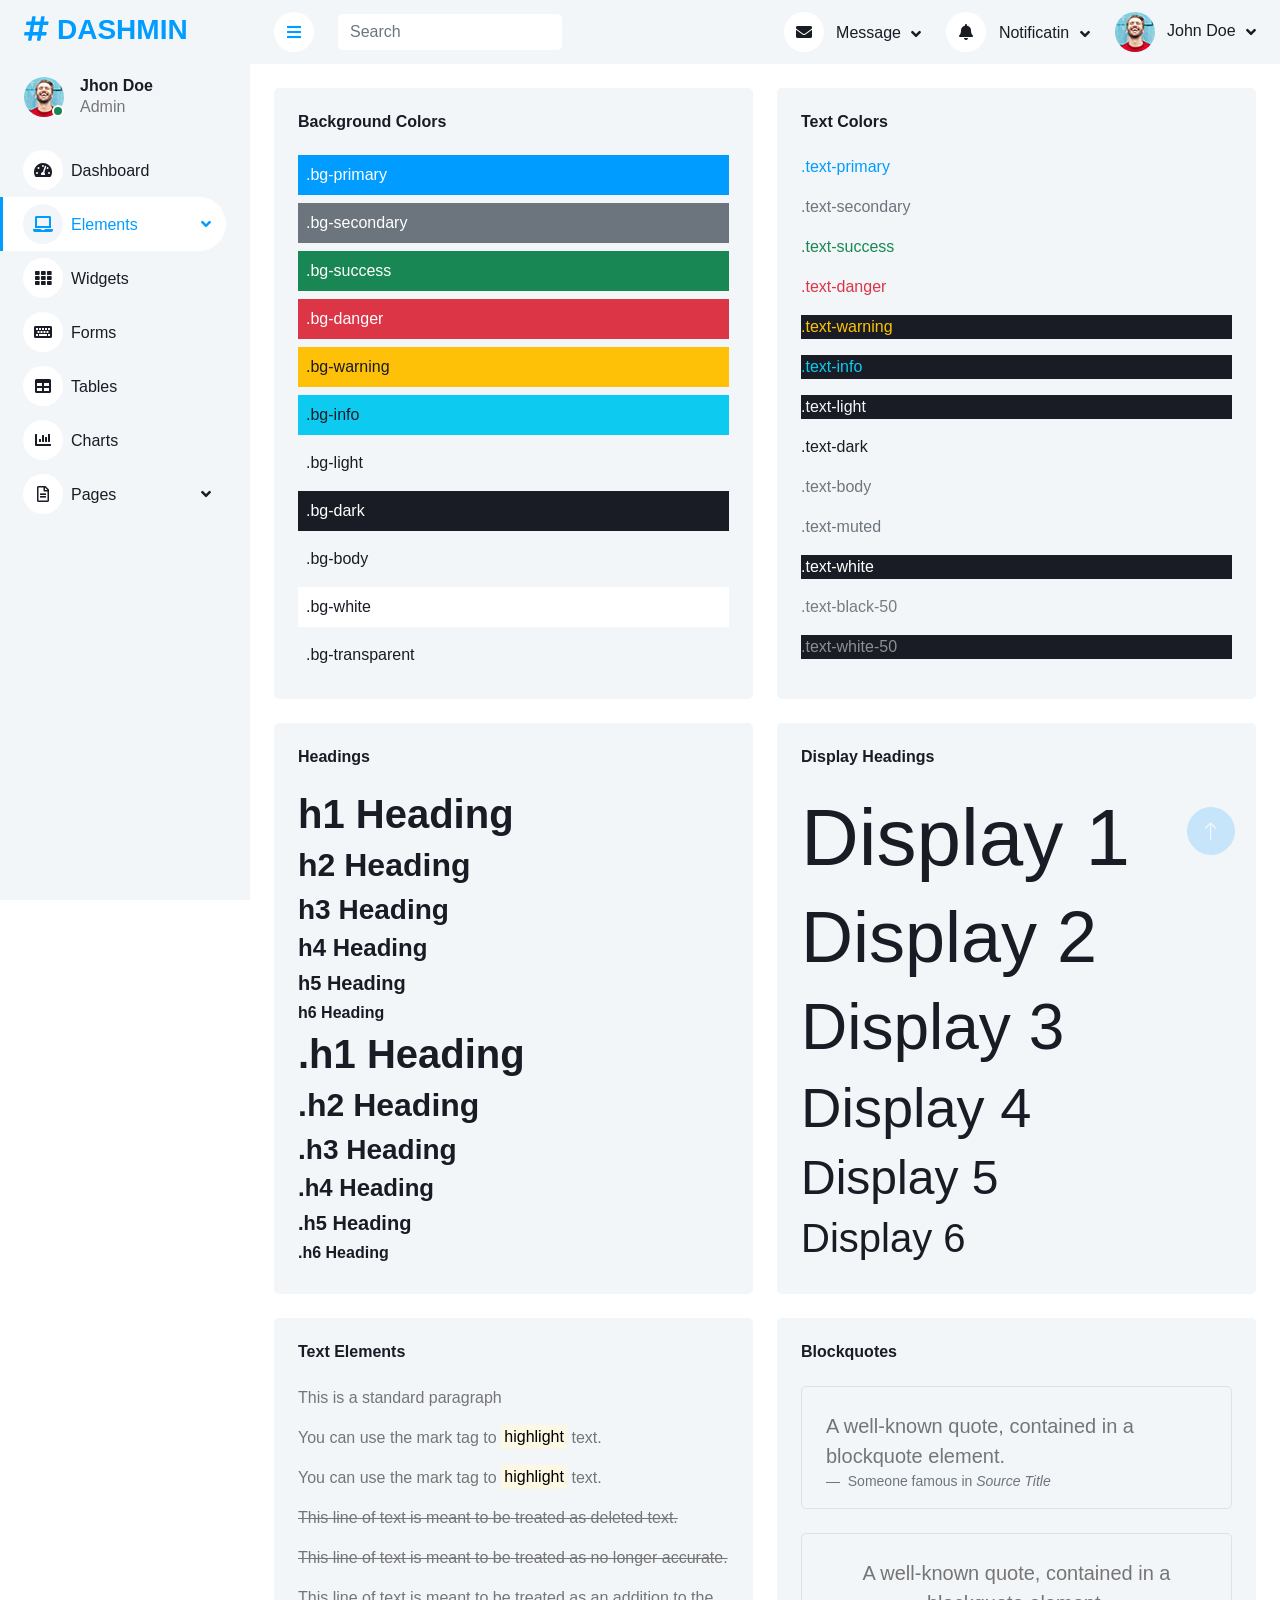
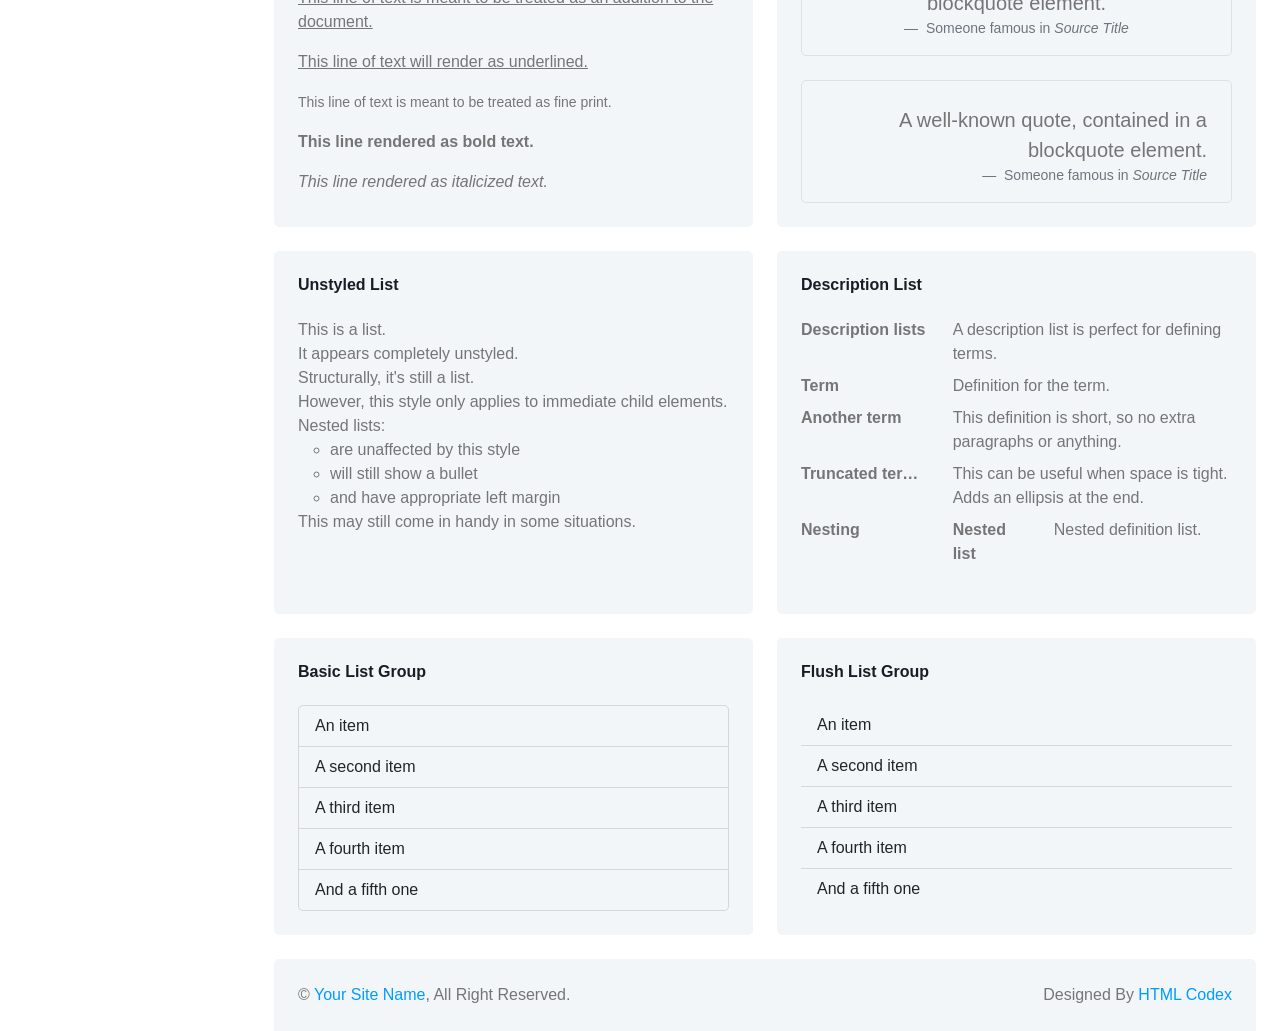
<file: view-back/typography.html>
<!DOCTYPE html>
<html lang="en">

<head>
    <meta charset="utf-8">
    <title>DASHMIN - Bootstrap Admin Template</title>
    <meta content="width=device-width, initial-scale=1.0" name="viewport">
    <meta content="" name="keywords">
    <meta content="" name="description">

    <!-- Favicon -->
    <link href="img/favicon.ico" rel="icon">

    <!-- Google Web Fonts -->
    <link rel="preconnect" href="https://fonts.googleapis.com">
    <link rel="preconnect" href="https://fonts.gstatic.com" crossorigin>
    <link href="https://fonts.googleapis.com/css2?family=Heebo:wght@400;500;600;700&display=swap" rel="stylesheet">
    
    <!-- Icon Font Stylesheet -->
    <link href="https://cdnjs.cloudflare.com/ajax/libs/font-awesome/5.10.0/css/all.min.css" rel="stylesheet">
    <link href="https://cdn.jsdelivr.net/npm/bootstrap-icons@1.4.1/font/bootstrap-icons.css" rel="stylesheet">

    <!-- Libraries Stylesheet -->
    <link href="lib/owlcarousel/assets/owl.carousel.min.css" rel="stylesheet">
    <link href="lib/tempusdominus/css/tempusdominus-bootstrap-4.min.css" rel="stylesheet" />

    <!-- Customized Bootstrap Stylesheet -->
    <link href="css/bootstrap.min.css" rel="stylesheet">

    <!-- Template Stylesheet -->
    <link href="css/style.css" rel="stylesheet">
</head>

<body>
    <div class="container-xxl position-relative bg-white d-flex p-0">
        <!-- Spinner Start -->
        <div id="spinner" class="show bg-white position-fixed translate-middle w-100 vh-100 top-50 start-50 d-flex align-items-center justify-content-center">
            <div class="spinner-border text-primary" style="width: 3rem; height: 3rem;" role="status">
                <span class="sr-only">Loading...</span>
            </div>
        </div>
        <!-- Spinner End -->


        <!-- Sidebar Start -->
        <div class="sidebar pe-4 pb-3">
            <nav class="navbar bg-light navbar-light">
                <a href="index.html" class="navbar-brand mx-4 mb-3">
                    <h3 class="text-primary"><i class="fa fa-hashtag me-2"></i>DASHMIN</h3>
                </a>
                <div class="d-flex align-items-center ms-4 mb-4">
                    <div class="position-relative">
                        <img class="rounded-circle" src="img/user.jpg" alt="" style="width: 40px; height: 40px;">
                        <div class="bg-success rounded-circle border border-2 border-white position-absolute end-0 bottom-0 p-1"></div>
                    </div>
                    <div class="ms-3">
                        <h6 class="mb-0">Jhon Doe</h6>
                        <span>Admin</span>
                    </div>
                </div>
                <div class="navbar-nav w-100">
                    <a href="index.html" class="nav-item nav-link"><i class="fa fa-tachometer-alt me-2"></i>Dashboard</a>
                    <div class="nav-item dropdown">
                        <a href="#" class="nav-link dropdown-toggle active" data-bs-toggle="dropdown"><i class="fa fa-laptop me-2"></i>Elements</a>
                        <div class="dropdown-menu bg-transparent border-0">
                            <a href="button.html" class="dropdown-item">Buttons</a>
                            <a href="typography.html" class="dropdown-item active">Typography</a>
                            <a href="element.html" class="dropdown-item">Other Elements</a>
                        </div>
                    </div>
                    <a href="widget.html" class="nav-item nav-link"><i class="fa fa-th me-2"></i>Widgets</a>
                    <a href="form.html" class="nav-item nav-link"><i class="fa fa-keyboard me-2"></i>Forms</a>
                    <a href="table.html" class="nav-item nav-link"><i class="fa fa-table me-2"></i>Tables</a>
                    <a href="chart.html" class="nav-item nav-link"><i class="fa fa-chart-bar me-2"></i>Charts</a>
                    <div class="nav-item dropdown">
                        <a href="#" class="nav-link dropdown-toggle" data-bs-toggle="dropdown"><i class="far fa-file-alt me-2"></i>Pages</a>
                        <div class="dropdown-menu bg-transparent border-0">
                            <a href="signin.html" class="dropdown-item">Sign In</a>
                            <a href="signup.html" class="dropdown-item">Sign Up</a>
                            <a href="404.html" class="dropdown-item">404 Error</a>
                            <a href="blank.html" class="dropdown-item">Blank Page</a>
                        </div>
                    </div>
                </div>
            </nav>
        </div>
        <!-- Sidebar End -->


        <!-- Content Start -->
        <div class="content">
            <!-- Navbar Start -->
            <nav class="navbar navbar-expand bg-light navbar-light sticky-top px-4 py-0">
                <a href="index.html" class="navbar-brand d-flex d-lg-none me-4">
                    <h2 class="text-primary mb-0"><i class="fa fa-hashtag"></i></h2>
                </a>
                <a href="#" class="sidebar-toggler flex-shrink-0">
                    <i class="fa fa-bars"></i>
                </a>
                <form class="d-none d-md-flex ms-4">
                    <input class="form-control border-0" type="search" placeholder="Search">
                </form>
                <div class="navbar-nav align-items-center ms-auto">
                    <div class="nav-item dropdown">
                        <a href="#" class="nav-link dropdown-toggle" data-bs-toggle="dropdown">
                            <i class="fa fa-envelope me-lg-2"></i>
                            <span class="d-none d-lg-inline-flex">Message</span>
                        </a>
                        <div class="dropdown-menu dropdown-menu-end bg-light border-0 rounded-0 rounded-bottom m-0">
                            <a href="#" class="dropdown-item">
                                <div class="d-flex align-items-center">
                                    <img class="rounded-circle" src="img/user.jpg" alt="" style="width: 40px; height: 40px;">
                                    <div class="ms-2">
                                        <h6 class="fw-normal mb-0">Jhon send you a message</h6>
                                        <small>15 minutes ago</small>
                                    </div>
                                </div>
                            </a>
                            <hr class="dropdown-divider">
                            <a href="#" class="dropdown-item">
                                <div class="d-flex align-items-center">
                                    <img class="rounded-circle" src="img/user.jpg" alt="" style="width: 40px; height: 40px;">
                                    <div class="ms-2">
                                        <h6 class="fw-normal mb-0">Jhon send you a message</h6>
                                        <small>15 minutes ago</small>
                                    </div>
                                </div>
                            </a>
                            <hr class="dropdown-divider">
                            <a href="#" class="dropdown-item">
                                <div class="d-flex align-items-center">
                                    <img class="rounded-circle" src="img/user.jpg" alt="" style="width: 40px; height: 40px;">
                                    <div class="ms-2">
                                        <h6 class="fw-normal mb-0">Jhon send you a message</h6>
                                        <small>15 minutes ago</small>
                                    </div>
                                </div>
                            </a>
                            <hr class="dropdown-divider">
                            <a href="#" class="dropdown-item text-center">See all message</a>
                        </div>
                    </div>
                    <div class="nav-item dropdown">
                        <a href="#" class="nav-link dropdown-toggle" data-bs-toggle="dropdown">
                            <i class="fa fa-bell me-lg-2"></i>
                            <span class="d-none d-lg-inline-flex">Notificatin</span>
                        </a>
                        <div class="dropdown-menu dropdown-menu-end bg-light border-0 rounded-0 rounded-bottom m-0">
                            <a href="#" class="dropdown-item">
                                <h6 class="fw-normal mb-0">Profile updated</h6>
                                <small>15 minutes ago</small>
                            </a>
                            <hr class="dropdown-divider">
                            <a href="#" class="dropdown-item">
                                <h6 class="fw-normal mb-0">New user added</h6>
                                <small>15 minutes ago</small>
                            </a>
                            <hr class="dropdown-divider">
                            <a href="#" class="dropdown-item">
                                <h6 class="fw-normal mb-0">Password changed</h6>
                                <small>15 minutes ago</small>
                            </a>
                            <hr class="dropdown-divider">
                            <a href="#" class="dropdown-item text-center">See all notifications</a>
                        </div>
                    </div>
                    <div class="nav-item dropdown">
                        <a href="#" class="nav-link dropdown-toggle" data-bs-toggle="dropdown">
                            <img class="rounded-circle me-lg-2" src="img/user.jpg" alt="" style="width: 40px; height: 40px;">
                            <span class="d-none d-lg-inline-flex">John Doe</span>
                        </a>
                        <div class="dropdown-menu dropdown-menu-end bg-light border-0 rounded-0 rounded-bottom m-0">
                            <a href="#" class="dropdown-item">My Profile</a>
                            <a href="#" class="dropdown-item">Settings</a>
                            <a href="#" class="dropdown-item">Log Out</a>
                        </div>
                    </div>
                </div>
            </nav>
            <!-- Navbar End -->


            <!-- Typography Start -->
            <div class="container-fluid pt-4 px-4">
                <div class="row g-4">
                    <div class="col-sm-12 col-xl-6">
                        <div class="bg-light rounded h-100 p-4">
                            <h6 class="mb-4">Background Colors</h6>
                            <div class="p-2 mb-2 bg-primary text-white">.bg-primary</div>
                            <div class="p-2 mb-2 bg-secondary text-white">.bg-secondary</div>
                            <div class="p-2 mb-2 bg-success text-white">.bg-success</div>
                            <div class="p-2 mb-2 bg-danger text-white">.bg-danger</div>
                            <div class="p-2 mb-2 bg-warning text-dark">.bg-warning</div>
                            <div class="p-2 mb-2 bg-info text-dark">.bg-info</div>
                            <div class="p-2 mb-2 bg-light text-dark">.bg-light</div>
                            <div class="p-2 mb-2 bg-dark text-white">.bg-dark</div>
                            <div class="p-2 mb-2 bg-body text-dark">.bg-body</div>
                            <div class="p-2 mb-2 bg-white text-dark">.bg-white</div>
                            <div class="p-2 mb-0 bg-transparent text-dark">.bg-transparent</div>
                        </div>
                    </div>
                    <div class="col-sm-12 col-xl-6">
                        <div class="bg-light rounded h-100 p-4">
                            <h6 class="mb-4">Text Colors</h6>
                            <p class="text-primary">.text-primary</p>
                            <p class="text-secondary">.text-secondary</p>
                            <p class="text-success">.text-success</p>
                            <p class="text-danger">.text-danger</p>
                            <p class="text-warning bg-dark">.text-warning</p>
                            <p class="text-info bg-dark">.text-info</p>
                            <p class="text-light bg-dark">.text-light</p>
                            <p class="text-dark">.text-dark</p>
                            <p class="text-body">.text-body</p>
                            <p class="text-muted">.text-muted</p>
                            <p class="text-white bg-dark">.text-white</p>
                            <p class="text-black-50">.text-black-50</p>
                            <p class="text-white-50 bg-dark mb-0">.text-white-50</p>
                        </div>
                    </div>
                    <div class="col-sm-12 col-xl-6">
                        <div class="bg-light rounded h-100 p-4">
                            <h6 class="mb-4">Headings</h6>
                            <h1>h1 Heading</h1>
                            <h2>h2 Heading</h2>
                            <h3>h3 Heading</h3>
                            <h4>h4 Heading</h4>
                            <h5>h5 Heading</h5>
                            <h6>h6 Heading</h6>
                            <p class="h1">.h1 Heading</p>
                            <p class="h2">.h2 Heading</p>
                            <p class="h3">.h3 Heading</p>
                            <p class="h4">.h4 Heading</p>
                            <p class="h5">.h5 Heading</p>
                            <p class="h6">.h6 Heading</p>
                        </div>
                    </div>
                    <div class="col-sm-12 col-xl-6">
                        <div class="bg-light rounded h-100 p-4">
                            <h6 class="mb-4">Display Headings</h6>
                            <h1 class="display-1">Display 1</h1>
                            <h1 class="display-2">Display 2</h1>
                            <h1 class="display-3">Display 3</h1>
                            <h1 class="display-4">Display 4</h1>
                            <h1 class="display-5">Display 5</h1>
                            <h1 class="display-6 mb-0">Display 6</h1>
                        </div>
                    </div>
                    <div class="col-sm-12 col-xl-6">
                        <div class="bg-light rounded h-100 p-4">
                            <h6 class="mb-4">Text Elements</h6>
                            <p>This is a standard paragraph</p>
                            <p>You can use the mark tag to <mark>highlight</mark> text.</p>
                            <p>You can use the mark tag to <mark>highlight</mark> text.</p>
                            <p><del>This line of text is meant to be treated as deleted text.</del></p>
                            <p><s>This line of text is meant to be treated as no longer accurate.</s></p>
                            <p><ins>This line of text is meant to be treated as an addition to the document.</ins></p>
                            <p><u>This line of text will render as underlined.</u></p>
                            <p><small>This line of text is meant to be treated as fine print.</small></p>
                            <p><strong>This line rendered as bold text.</strong></p>
                            <p class="mb-0"><em>This line rendered as italicized text.</em></p>
                        </div>
                    </div>
                    <div class="col-sm-12 col-xl-6">
                        <div class="bg-light rounded h-100 p-4">
                            <h6 class="mb-4">Blockquotes</h6>
                            <div class="border rounded p-4 pb-0 mb-4">
                                <figure>
                                    <blockquote class="blockquote">
                                        <p>A well-known quote, contained in a blockquote element.</p>
                                    </blockquote>
                                    <figcaption class="blockquote-footer">
                                        Someone famous in <cite title="Source Title">Source Title</cite>
                                    </figcaption>
                                </figure>
                            </div>
                            <div class="border rounded p-4 pb-0 mb-4">
                                <figure class="text-center">
                                    <blockquote class="blockquote">
                                        <p>A well-known quote, contained in a blockquote element.</p>
                                    </blockquote>
                                    <figcaption class="blockquote-footer">
                                        Someone famous in <cite title="Source Title">Source Title</cite>
                                    </figcaption>
                                </figure>
                            </div>
                            <div class="border rounded p-4 pb-0 mb-0">
                                <figure class="text-end">
                                    <blockquote class="blockquote">
                                        <p>A well-known quote, contained in a blockquote element.</p>
                                    </blockquote>
                                    <figcaption class="blockquote-footer">
                                        Someone famous in <cite title="Source Title">Source Title</cite>
                                    </figcaption>
                                </figure>
                            </div>
                        </div>
                    </div>
                    <div class="col-sm-12 col-xl-6">
                        <div class="bg-light rounded h-100 p-4">
                            <h6 class="mb-4">Unstyled List</h6>
                            <ul class="list-unstyled mb-0">
                                <li>This is a list.</li>
                                <li>It appears completely unstyled.</li>
                                <li>Structurally, it's still a list.</li>
                                <li>However, this style only applies to immediate child elements.</li>
                                <li>Nested lists:
                                    <ul>
                                        <li>are unaffected by this style</li>
                                        <li>will still show a bullet</li>
                                        <li>and have appropriate left margin</li>
                                    </ul>
                                </li>
                                <li>This may still come in handy in some situations.</li>
                            </ul>
                        </div>
                    </div>
                    <div class="col-sm-12 col-xl-6">
                        <div class="bg-light rounded h-100 p-4">
                            <h6 class="mb-4">Description List</h6>
                            <dl class="row mb-0">
                                <dt class="col-sm-4">Description lists</dt>
                                <dd class="col-sm-8">A description list is perfect for defining terms.</dd>

                                <dt class="col-sm-4">Term</dt>
                                <dd class="col-sm-8">Definition for the term.</dd>

                                <dt class="col-sm-4">Another term</dt>
                                <dd class="col-sm-8">This definition is short, so no extra paragraphs or anything.</dd>

                                <dt class="col-sm-4 text-truncate">Truncated term is truncated</dt>
                                <dd class="col-sm-8">This can be useful when space is tight. Adds an ellipsis at the
                                    end.</dd>

                                <dt class="col-sm-4">Nesting</dt>
                                <dd class="col-sm-8">
                                    <dl class="row">
                                        <dt class="col-sm-4">Nested list</dt>
                                        <dd class="col-sm-8">Nested definition list.</dd>
                                    </dl>
                                </dd>
                            </dl>
                        </div>
                    </div>
                    <div class="col-sm-12 col-xl-6">
                        <div class="bg-light rounded h-100 p-4">
                            <h6 class="mb-4">Basic List Group</h6>
                            <ul class="list-group">
                                <li class="list-group-item bg-transparent">An item</li>
                                <li class="list-group-item bg-transparent">A second item</li>
                                <li class="list-group-item bg-transparent">A third item</li>
                                <li class="list-group-item bg-transparent">A fourth item</li>
                                <li class="list-group-item bg-transparent">And a fifth one</li>
                            </ul>
                        </div>
                    </div>
                    <div class="col-sm-12 col-xl-6">
                        <div class="bg-light rounded h-100 p-4">
                            <h6 class="mb-4">Flush List Group</h6>
                            <ul class="list-group list-group-flush">
                                <li class="list-group-item bg-transparent">An item</li>
                                <li class="list-group-item bg-transparent">A second item</li>
                                <li class="list-group-item bg-transparent">A third item</li>
                                <li class="list-group-item bg-transparent">A fourth item</li>
                                <li class="list-group-item bg-transparent">And a fifth one</li>
                            </ul>
                        </div>
                    </div>
                </div>
            </div>
            <!-- Typography End -->


            <!-- Footer Start -->
            <div class="container-fluid pt-4 px-4">
                <div class="bg-light rounded-top p-4">
                    <div class="row">
                        <div class="col-12 col-sm-6 text-center text-sm-start">
                            &copy; <a href="#">Your Site Name</a>, All Right Reserved. 
                        </div>
                        <div class="col-12 col-sm-6 text-center text-sm-end">
                            <!--/*** This template is free as long as you keep the footer author’s credit link/attribution link/backlink. If you'd like to use the template without the footer author’s credit link/attribution link/backlink, you can purchase the Credit Removal License from "https://htmlcodex.com/credit-removal". Thank you for your support. ***/-->
                            Designed By <a href="https://htmlcodex.com">HTML Codex</a>
                        </div>
                    </div>
                </div>
            </div>
            <!-- Footer End -->
        </div>
        <!-- Content End -->


        <!-- Back to Top -->
        <a href="#" class="btn btn-lg btn-primary btn-lg-square back-to-top"><i class="bi bi-arrow-up"></i></a>
    </div>

    <!-- JavaScript Libraries -->
    <script src="https://code.jquery.com/jquery-3.4.1.min.js"></script>
    <script src="https://cdn.jsdelivr.net/npm/bootstrap@5.0.0/dist/js/bootstrap.bundle.min.js"></script>
    <script src="lib/chart/chart.min.js"></script>
    <script src="lib/easing/easing.min.js"></script>
    <script src="lib/waypoints/waypoints.min.js"></script>
    <script src="lib/owlcarousel/owl.carousel.min.js"></script>
    <script src="lib/tempusdominus/js/moment.min.js"></script>
    <script src="lib/tempusdominus/js/moment-timezone.min.js"></script>
    <script src="lib/tempusdominus/js/tempusdominus-bootstrap-4.min.js"></script>

    <!-- Template Javascript -->
    <script src="js/main.js"></script>
</body>

</html>
</file>
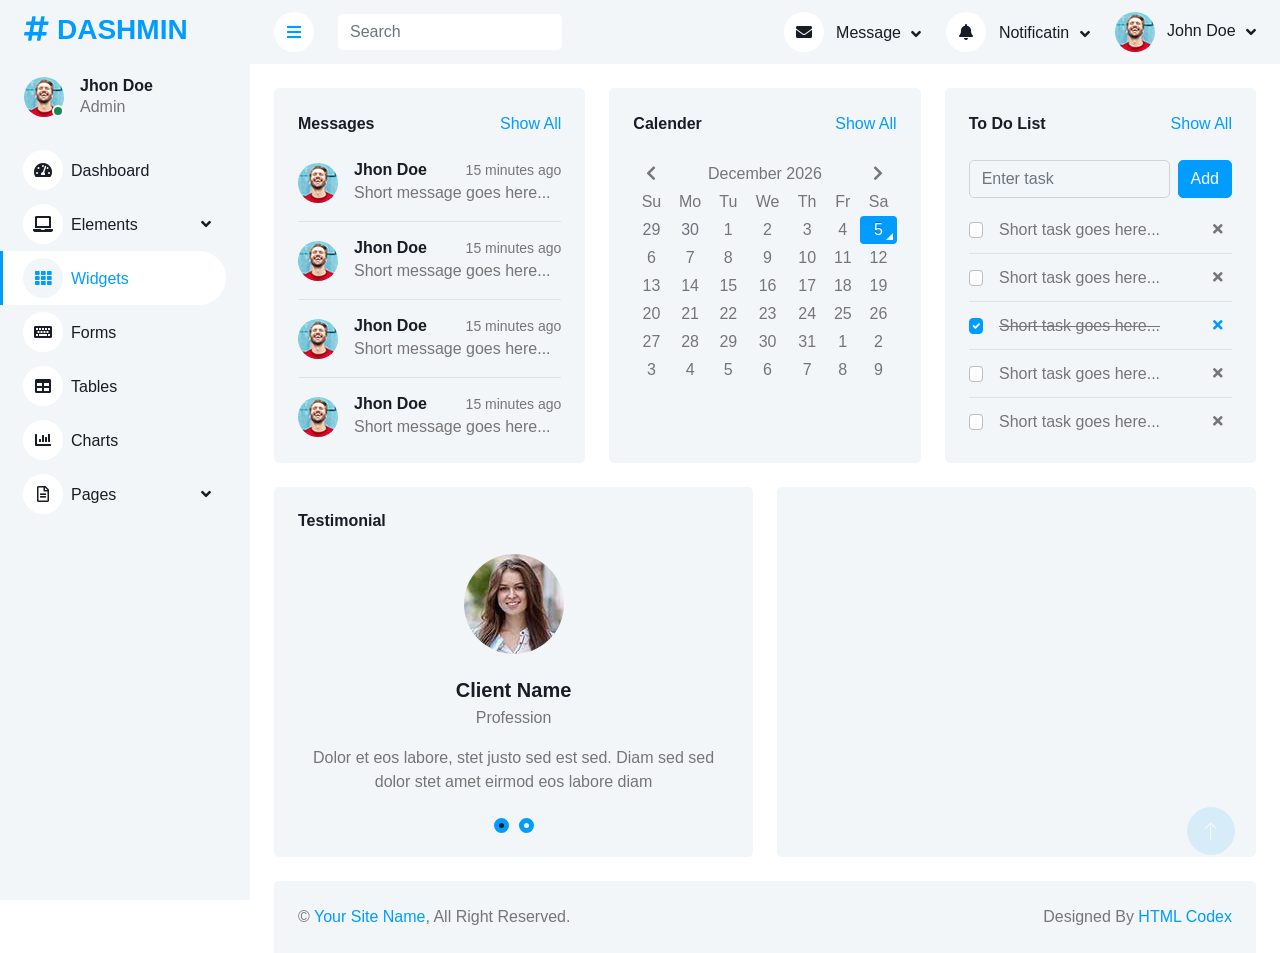
<file: view-back/widget.html>
<!DOCTYPE html>
<html lang="en">

<head>
    <meta charset="utf-8">
    <title>DASHMIN - Bootstrap Admin Template</title>
    <meta content="width=device-width, initial-scale=1.0" name="viewport">
    <meta content="" name="keywords">
    <meta content="" name="description">

    <!-- Favicon -->
    <link href="img/favicon.ico" rel="icon">

    <!-- Google Web Fonts -->
    <link rel="preconnect" href="https://fonts.googleapis.com">
    <link rel="preconnect" href="https://fonts.gstatic.com" crossorigin>
    <link href="https://fonts.googleapis.com/css2?family=Heebo:wght@400;500;600;700&display=swap" rel="stylesheet">
    
    <!-- Icon Font Stylesheet -->
    <link href="https://cdnjs.cloudflare.com/ajax/libs/font-awesome/5.10.0/css/all.min.css" rel="stylesheet">
    <link href="https://cdn.jsdelivr.net/npm/bootstrap-icons@1.4.1/font/bootstrap-icons.css" rel="stylesheet">

    <!-- Libraries Stylesheet -->
    <link href="lib/owlcarousel/assets/owl.carousel.min.css" rel="stylesheet">
    <link href="lib/tempusdominus/css/tempusdominus-bootstrap-4.min.css" rel="stylesheet" />

    <!-- Customized Bootstrap Stylesheet -->
    <link href="css/bootstrap.min.css" rel="stylesheet">

    <!-- Template Stylesheet -->
    <link href="css/style.css" rel="stylesheet">
</head>

<body>
    <div class="container-xxl position-relative bg-white d-flex p-0">
        <!-- Spinner Start -->
        <div id="spinner" class="show bg-white position-fixed translate-middle w-100 vh-100 top-50 start-50 d-flex align-items-center justify-content-center">
            <div class="spinner-border text-primary" style="width: 3rem; height: 3rem;" role="status">
                <span class="sr-only">Loading...</span>
            </div>
        </div>
        <!-- Spinner End -->


        <!-- Sidebar Start -->
        <div class="sidebar pe-4 pb-3">
            <nav class="navbar bg-light navbar-light">
                <a href="index.html" class="navbar-brand mx-4 mb-3">
                    <h3 class="text-primary"><i class="fa fa-hashtag me-2"></i>DASHMIN</h3>
                </a>
                <div class="d-flex align-items-center ms-4 mb-4">
                    <div class="position-relative">
                        <img class="rounded-circle" src="img/user.jpg" alt="" style="width: 40px; height: 40px;">
                        <div class="bg-success rounded-circle border border-2 border-white position-absolute end-0 bottom-0 p-1"></div>
                    </div>
                    <div class="ms-3">
                        <h6 class="mb-0">Jhon Doe</h6>
                        <span>Admin</span>
                    </div>
                </div>
                <div class="navbar-nav w-100">
                    <a href="index.html" class="nav-item nav-link"><i class="fa fa-tachometer-alt me-2"></i>Dashboard</a>
                    <div class="nav-item dropdown">
                        <a href="#" class="nav-link dropdown-toggle" data-bs-toggle="dropdown"><i class="fa fa-laptop me-2"></i>Elements</a>
                        <div class="dropdown-menu bg-transparent border-0">
                            <a href="button.html" class="dropdown-item">Buttons</a>
                            <a href="typography.html" class="dropdown-item">Typography</a>
                            <a href="element.html" class="dropdown-item">Other Elements</a>
                        </div>
                    </div>
                    <a href="widget.html" class="nav-item nav-link active"><i class="fa fa-th me-2"></i>Widgets</a>
                    <a href="form.html" class="nav-item nav-link"><i class="fa fa-keyboard me-2"></i>Forms</a>
                    <a href="table.html" class="nav-item nav-link"><i class="fa fa-table me-2"></i>Tables</a>
                    <a href="chart.html" class="nav-item nav-link"><i class="fa fa-chart-bar me-2"></i>Charts</a>
                    <div class="nav-item dropdown">
                        <a href="#" class="nav-link dropdown-toggle" data-bs-toggle="dropdown"><i class="far fa-file-alt me-2"></i>Pages</a>
                        <div class="dropdown-menu bg-transparent border-0">
                            <a href="signin.html" class="dropdown-item">Sign In</a>
                            <a href="signup.html" class="dropdown-item">Sign Up</a>
                            <a href="404.html" class="dropdown-item">404 Error</a>
                            <a href="blank.html" class="dropdown-item">Blank Page</a>
                        </div>
                    </div>
                </div>
            </nav>
        </div>
        <!-- Sidebar End -->


        <!-- Content Start -->
        <div class="content">
            <!-- Navbar Start -->
            <nav class="navbar navbar-expand bg-light navbar-light sticky-top px-4 py-0">
                <a href="index.html" class="navbar-brand d-flex d-lg-none me-4">
                    <h2 class="text-primary mb-0"><i class="fa fa-hashtag"></i></h2>
                </a>
                <a href="#" class="sidebar-toggler flex-shrink-0">
                    <i class="fa fa-bars"></i>
                </a>
                <form class="d-none d-md-flex ms-4">
                    <input class="form-control border-0" type="search" placeholder="Search">
                </form>
                <div class="navbar-nav align-items-center ms-auto">
                    <div class="nav-item dropdown">
                        <a href="#" class="nav-link dropdown-toggle" data-bs-toggle="dropdown">
                            <i class="fa fa-envelope me-lg-2"></i>
                            <span class="d-none d-lg-inline-flex">Message</span>
                        </a>
                        <div class="dropdown-menu dropdown-menu-end bg-light border-0 rounded-0 rounded-bottom m-0">
                            <a href="#" class="dropdown-item">
                                <div class="d-flex align-items-center">
                                    <img class="rounded-circle" src="img/user.jpg" alt="" style="width: 40px; height: 40px;">
                                    <div class="ms-2">
                                        <h6 class="fw-normal mb-0">Jhon send you a message</h6>
                                        <small>15 minutes ago</small>
                                    </div>
                                </div>
                            </a>
                            <hr class="dropdown-divider">
                            <a href="#" class="dropdown-item">
                                <div class="d-flex align-items-center">
                                    <img class="rounded-circle" src="img/user.jpg" alt="" style="width: 40px; height: 40px;">
                                    <div class="ms-2">
                                        <h6 class="fw-normal mb-0">Jhon send you a message</h6>
                                        <small>15 minutes ago</small>
                                    </div>
                                </div>
                            </a>
                            <hr class="dropdown-divider">
                            <a href="#" class="dropdown-item">
                                <div class="d-flex align-items-center">
                                    <img class="rounded-circle" src="img/user.jpg" alt="" style="width: 40px; height: 40px;">
                                    <div class="ms-2">
                                        <h6 class="fw-normal mb-0">Jhon send you a message</h6>
                                        <small>15 minutes ago</small>
                                    </div>
                                </div>
                            </a>
                            <hr class="dropdown-divider">
                            <a href="#" class="dropdown-item text-center">See all message</a>
                        </div>
                    </div>
                    <div class="nav-item dropdown">
                        <a href="#" class="nav-link dropdown-toggle" data-bs-toggle="dropdown">
                            <i class="fa fa-bell me-lg-2"></i>
                            <span class="d-none d-lg-inline-flex">Notificatin</span>
                        </a>
                        <div class="dropdown-menu dropdown-menu-end bg-light border-0 rounded-0 rounded-bottom m-0">
                            <a href="#" class="dropdown-item">
                                <h6 class="fw-normal mb-0">Profile updated</h6>
                                <small>15 minutes ago</small>
                            </a>
                            <hr class="dropdown-divider">
                            <a href="#" class="dropdown-item">
                                <h6 class="fw-normal mb-0">New user added</h6>
                                <small>15 minutes ago</small>
                            </a>
                            <hr class="dropdown-divider">
                            <a href="#" class="dropdown-item">
                                <h6 class="fw-normal mb-0">Password changed</h6>
                                <small>15 minutes ago</small>
                            </a>
                            <hr class="dropdown-divider">
                            <a href="#" class="dropdown-item text-center">See all notifications</a>
                        </div>
                    </div>
                    <div class="nav-item dropdown">
                        <a href="#" class="nav-link dropdown-toggle" data-bs-toggle="dropdown">
                            <img class="rounded-circle me-lg-2" src="img/user.jpg" alt="" style="width: 40px; height: 40px;">
                            <span class="d-none d-lg-inline-flex">John Doe</span>
                        </a>
                        <div class="dropdown-menu dropdown-menu-end bg-light border-0 rounded-0 rounded-bottom m-0">
                            <a href="#" class="dropdown-item">My Profile</a>
                            <a href="#" class="dropdown-item">Settings</a>
                            <a href="#" class="dropdown-item">Log Out</a>
                        </div>
                    </div>
                </div>
            </nav>
            <!-- Navbar End -->


            <!-- Chart Start -->
            <div class="container-fluid pt-4 px-4">
                <div class="row g-4">
                    <div class="col-sm-12 col-md-6 col-xl-4">
                        <div class="h-100 bg-light rounded p-4">
                            <div class="d-flex align-items-center justify-content-between mb-2">
                                <h6 class="mb-0">Messages</h6>
                                <a href="">Show All</a>
                            </div>
                            <div class="d-flex align-items-center border-bottom py-3">
                                <img class="rounded-circle flex-shrink-0" src="img/user.jpg" alt="" style="width: 40px; height: 40px;">
                                <div class="w-100 ms-3">
                                    <div class="d-flex w-100 justify-content-between">
                                        <h6 class="mb-0">Jhon Doe</h6>
                                        <small>15 minutes ago</small>
                                    </div>
                                    <span>Short message goes here...</span>
                                </div>
                            </div>
                            <div class="d-flex align-items-center border-bottom py-3">
                                <img class="rounded-circle flex-shrink-0" src="img/user.jpg" alt="" style="width: 40px; height: 40px;">
                                <div class="w-100 ms-3">
                                    <div class="d-flex w-100 justify-content-between">
                                        <h6 class="mb-0">Jhon Doe</h6>
                                        <small>15 minutes ago</small>
                                    </div>
                                    <span>Short message goes here...</span>
                                </div>
                            </div>
                            <div class="d-flex align-items-center border-bottom py-3">
                                <img class="rounded-circle flex-shrink-0" src="img/user.jpg" alt="" style="width: 40px; height: 40px;">
                                <div class="w-100 ms-3">
                                    <div class="d-flex w-100 justify-content-between">
                                        <h6 class="mb-0">Jhon Doe</h6>
                                        <small>15 minutes ago</small>
                                    </div>
                                    <span>Short message goes here...</span>
                                </div>
                            </div>
                            <div class="d-flex align-items-center pt-3">
                                <img class="rounded-circle flex-shrink-0" src="img/user.jpg" alt="" style="width: 40px; height: 40px;">
                                <div class="w-100 ms-3">
                                    <div class="d-flex w-100 justify-content-between">
                                        <h6 class="mb-0">Jhon Doe</h6>
                                        <small>15 minutes ago</small>
                                    </div>
                                    <span>Short message goes here...</span>
                                </div>
                            </div>
                        </div>
                    </div>
                    <div class="col-sm-12 col-md-6 col-xl-4">
                        <div class="h-100 bg-light rounded p-4">
                            <div class="d-flex align-items-center justify-content-between mb-4">
                                <h6 class="mb-0">Calender</h6>
                                <a href="">Show All</a>
                            </div>
                            <div id="calender"></div>
                        </div>
                    </div>
                    <div class="col-sm-12 col-md-6 col-xl-4">
                        <div class="h-100 bg-light rounded p-4">
                            <div class="d-flex align-items-center justify-content-between mb-4">
                                <h6 class="mb-0">To Do List</h6>
                                <a href="">Show All</a>
                            </div>
                            <div class="d-flex mb-2">
                                <input class="form-control bg-transparent" type="text" placeholder="Enter task">
                                <button type="button" class="btn btn-primary ms-2">Add</button>
                            </div>
                            <div class="d-flex align-items-center border-bottom py-2">
                                <input class="form-check-input m-0" type="checkbox">
                                <div class="w-100 ms-3">
                                    <div class="d-flex w-100 align-items-center justify-content-between">
                                        <span>Short task goes here...</span>
                                        <button class="btn btn-sm"><i class="fa fa-times"></i></button>
                                    </div>
                                </div>
                            </div>
                            <div class="d-flex align-items-center border-bottom py-2">
                                <input class="form-check-input m-0" type="checkbox">
                                <div class="w-100 ms-3">
                                    <div class="d-flex w-100 align-items-center justify-content-between">
                                        <span>Short task goes here...</span>
                                        <button class="btn btn-sm"><i class="fa fa-times"></i></button>
                                    </div>
                                </div>
                            </div>
                            <div class="d-flex align-items-center border-bottom py-2">
                                <input class="form-check-input m-0" type="checkbox" checked>
                                <div class="w-100 ms-3">
                                    <div class="d-flex w-100 align-items-center justify-content-between">
                                        <span><del>Short task goes here...</del></span>
                                        <button class="btn btn-sm text-primary"><i class="fa fa-times"></i></button>
                                    </div>
                                </div>
                            </div>
                            <div class="d-flex align-items-center border-bottom py-2">
                                <input class="form-check-input m-0" type="checkbox">
                                <div class="w-100 ms-3">
                                    <div class="d-flex w-100 align-items-center justify-content-between">
                                        <span>Short task goes here...</span>
                                        <button class="btn btn-sm"><i class="fa fa-times"></i></button>
                                    </div>
                                </div>
                            </div>
                            <div class="d-flex align-items-center pt-2">
                                <input class="form-check-input m-0" type="checkbox">
                                <div class="w-100 ms-3">
                                    <div class="d-flex w-100 align-items-center justify-content-between">
                                        <span>Short task goes here...</span>
                                        <button class="btn btn-sm"><i class="fa fa-times"></i></button>
                                    </div>
                                </div>
                            </div>
                        </div>
                    </div>
                    <div class="col-sm-12 col-xl-6">
                        <div class="bg-light rounded h-100 p-4">
                            <h6 class="mb-4">Testimonial</h6>
                            <div class="owl-carousel testimonial-carousel">
                                <div class="testimonial-item text-center">
                                    <img class="img-fluid rounded-circle mx-auto mb-4" src="img/testimonial-1.jpg" style="width: 100px; height: 100px;">
                                    <h5 class="mb-1">Client Name</h5>
                                    <p>Profession</p>
                                    <p class="mb-0">Dolor et eos labore, stet justo sed est sed. Diam sed sed dolor stet amet eirmod eos labore diam</p>
                                </div>
                                <div class="testimonial-item text-center">
                                    <img class="img-fluid rounded-circle mx-auto mb-4" src="img/testimonial-2.jpg" style="width: 100px; height: 100px;">
                                    <h5 class="mb-1">Client Name</h5>
                                    <p>Profession</p>
                                    <p class="mb-0">Dolor et eos labore, stet justo sed est sed. Diam sed sed dolor stet amet eirmod eos labore diam</p>
                                </div>
                            </div>
                        </div>
                    </div>
                    <div class="col-sm-12 col-xl-6">
                        <div class="bg-light rounded h-100 p-4">
                            <iframe class="position-relative rounded w-100 h-100"
                            src="https://www.google.com/maps/embed?pb=!1m18!1m12!1m3!1d3001156.4288297426!2d-78.01371936852176!3d42.72876761954724!2m3!1f0!2f0!3f0!3m2!1i1024!2i768!4f13.1!3m3!1m2!1s0x4ccc4bf0f123a5a9%3A0xddcfc6c1de189567!2sNew%20York%2C%20USA!5e0!3m2!1sen!2sbd!4v1603794290143!5m2!1sen!2sbd"
                            frameborder="0" style="border:0;" allowfullscreen="" aria-hidden="false"
                            tabindex="0"></iframe>
                        </div>
                    </div>
                </div>
            </div>
            <!-- Chart End -->


            <!-- Footer Start -->
            <div class="container-fluid pt-4 px-4">
                <div class="bg-light rounded-top p-4">
                    <div class="row">
                        <div class="col-12 col-sm-6 text-center text-sm-start">
                            &copy; <a href="#">Your Site Name</a>, All Right Reserved. 
                        </div>
                        <div class="col-12 col-sm-6 text-center text-sm-end">
                            <!--/*** This template is free as long as you keep the footer author’s credit link/attribution link/backlink. If you'd like to use the template without the footer author’s credit link/attribution link/backlink, you can purchase the Credit Removal License from "https://htmlcodex.com/credit-removal". Thank you for your support. ***/-->
                            Designed By <a href="https://htmlcodex.com">HTML Codex</a>
                        </div>
                    </div>
                </div>
            </div>
            <!-- Footer End -->
        </div>
        <!-- Content End -->


        <!-- Back to Top -->
        <a href="#" class="btn btn-lg btn-primary btn-lg-square back-to-top"><i class="bi bi-arrow-up"></i></a>
    </div>

    <!-- JavaScript Libraries -->
    <script src="https://code.jquery.com/jquery-3.4.1.min.js"></script>
    <script src="https://cdn.jsdelivr.net/npm/bootstrap@5.0.0/dist/js/bootstrap.bundle.min.js"></script>
    <script src="lib/chart/chart.min.js"></script>
    <script src="lib/easing/easing.min.js"></script>
    <script src="lib/waypoints/waypoints.min.js"></script>
    <script src="lib/owlcarousel/owl.carousel.min.js"></script>
    <script src="lib/tempusdominus/js/moment.min.js"></script>
    <script src="lib/tempusdominus/js/moment-timezone.min.js"></script>
    <script src="lib/tempusdominus/js/tempusdominus-bootstrap-4.min.js"></script>

    <!-- Template Javascript -->
    <script src="js/main.js"></script>
</body>

</html>
</file>
<file: view-back/css/style.css>
/********** Template CSS **********/
:root {
    --primary: #009CFF;
    --light: #F3F6F9;
    --dark: #191C24;
}

.back-to-top {
    position: fixed;
    display: none;
    right: 45px;
    bottom: 45px;
    z-index: 99;
}


/*** Spinner ***/
#spinner {
    opacity: 0;
    visibility: hidden;
    transition: opacity .5s ease-out, visibility 0s linear .5s;
    z-index: 99999;
}

#spinner.show {
    transition: opacity .5s ease-out, visibility 0s linear 0s;
    visibility: visible;
    opacity: 1;
}


/*** Button ***/
.btn {
    transition: .5s;
}

.btn.btn-primary {
    color: #FFFFFF;
}

.btn-square {
    width: 38px;
    height: 38px;
}

.btn-sm-square {
    width: 32px;
    height: 32px;
}

.btn-lg-square {
    width: 48px;
    height: 48px;
}

.btn-square,
.btn-sm-square,
.btn-lg-square {
    padding: 0;
    display: inline-flex;
    align-items: center;
    justify-content: center;
    font-weight: normal;
    border-radius: 50px;
}


/*** Layout ***/
.sidebar {
    position: fixed;
    top: 0;
    left: 0;
    bottom: 0;
    width: 250px;
    height: 100vh;
    overflow-y: auto;
    background: var(--light);
    transition: 0.5s;
    z-index: 999;
}

.content {
    margin-left: 250px;
    min-height: 100vh;
    background: #FFFFFF;
    transition: 0.5s;
}

@media (min-width: 992px) {
    .sidebar {
        margin-left: 0;
    }

    .sidebar.open {
        margin-left: -250px;
    }

    .content {
        width: calc(100% - 250px);
    }

    .content.open {
        width: 100%;
        margin-left: 0;
    }
}

@media (max-width: 991.98px) {
    .sidebar {
        margin-left: -250px;
    }

    .sidebar.open {
        margin-left: 0;
    }

    .content {
        width: 100%;
        margin-left: 0;
    }
}


/*** Navbar ***/
.sidebar .navbar .navbar-nav .nav-link {
    padding: 7px 20px;
    color: var(--dark);
    font-weight: 500;
    border-left: 3px solid var(--light);
    border-radius: 0 30px 30px 0;
    outline: none;
}

.sidebar .navbar .navbar-nav .nav-link:hover,
.sidebar .navbar .navbar-nav .nav-link.active {
    color: var(--primary);
    background: #FFFFFF;
    border-color: var(--primary);
}

.sidebar .navbar .navbar-nav .nav-link i {
    width: 40px;
    height: 40px;
    display: inline-flex;
    align-items: center;
    justify-content: center;
    background: #FFFFFF;
    border-radius: 40px;
}

.sidebar .navbar .navbar-nav .nav-link:hover i,
.sidebar .navbar .navbar-nav .nav-link.active i {
    background: var(--light);
}

.sidebar .navbar .dropdown-toggle::after {
    position: absolute;
    top: 15px;
    right: 15px;
    border: none;
    content: "\f107";
    font-family: "Font Awesome 5 Free";
    font-weight: 900;
    transition: .5s;
}

.sidebar .navbar .dropdown-toggle[aria-expanded=true]::after {
    transform: rotate(-180deg);
}

.sidebar .navbar .dropdown-item {
    padding-left: 25px;
    border-radius: 0 30px 30px 0;
}

.content .navbar .navbar-nav .nav-link {
    margin-left: 25px;
    padding: 12px 0;
    color: var(--dark);
    outline: none;
}

.content .navbar .navbar-nav .nav-link:hover,
.content .navbar .navbar-nav .nav-link.active {
    color: var(--primary);
}

.content .navbar .sidebar-toggler,
.content .navbar .navbar-nav .nav-link i {
    width: 40px;
    height: 40px;
    display: inline-flex;
    align-items: center;
    justify-content: center;
    background: #FFFFFF;
    border-radius: 40px;
}

.content .navbar .dropdown-toggle::after {
    margin-left: 6px;
    vertical-align: middle;
    border: none;
    content: "\f107";
    font-family: "Font Awesome 5 Free";
    font-weight: 900;
    transition: .5s;
}

.content .navbar .dropdown-toggle[aria-expanded=true]::after {
    transform: rotate(-180deg);
}

@media (max-width: 575.98px) {
    .content .navbar .navbar-nav .nav-link {
        margin-left: 15px;
    }
}


/*** Date Picker ***/
.bootstrap-datetimepicker-widget.bottom {
    top: auto !important;
}

.bootstrap-datetimepicker-widget .table * {
    border-bottom-width: 0px;
}

.bootstrap-datetimepicker-widget .table th {
    font-weight: 500;
}

.bootstrap-datetimepicker-widget.dropdown-menu {
    padding: 10px;
    border-radius: 2px;
}

.bootstrap-datetimepicker-widget table td.active,
.bootstrap-datetimepicker-widget table td.active:hover {
    background: var(--primary);
}

.bootstrap-datetimepicker-widget table td.today::before {
    border-bottom-color: var(--primary);
}


/*** Testimonial ***/
.progress .progress-bar {
    width: 0px;
    transition: 2s;
}


/*** Testimonial ***/
.testimonial-carousel .owl-dots {
    margin-top: 24px;
    display: flex;
    align-items: flex-end;
    justify-content: center;
}

.testimonial-carousel .owl-dot {
    position: relative;
    display: inline-block;
    margin: 0 5px;
    width: 15px;
    height: 15px;
    border: 5px solid var(--primary);
    border-radius: 15px;
    transition: .5s;
}

.testimonial-carousel .owl-dot.active {
    background: var(--dark);
    border-color: var(--primary);
}
body {
    background: linear-gradient(to right, #0f2027, #203a43, #2c5364);
    font-family: 'Poppins', sans-serif;
}

#form {
    width: 300px;
    margin: 20vh auto 0 auto;
    padding: 20px;
    background-color: whitesmoke;
    border-radius: 4px;
    font-size: 12px;
}

#form h1 {
    color: #0f2027;
    text-align: center;
}

#form button {
    padding: 10px;
    margin-top: 10px;
    width: 100%;
    color: white;
    background-color: rgb(41, 57, 194);
    border: none;
    border-radius: 4px;
}

.input-control {
    display: flex;
    flex-direction: column;
}

.input-control input {
    border: 2px solid #f0f0f0;
	border-radius: 4px;
	display: block;
	font-size: 12px;
	padding: 10px;
	width: 100%;
}

.input-control input:focus {
    outline: 0;
}

.input-control.success input {
    border-color: #09c372;
}

.input-control.error input {
    border-color: #ff3860;
}

.input-control .error {
    color: #ff3860;
    font-size: 9px;
    height: 13px;
}
</file>
